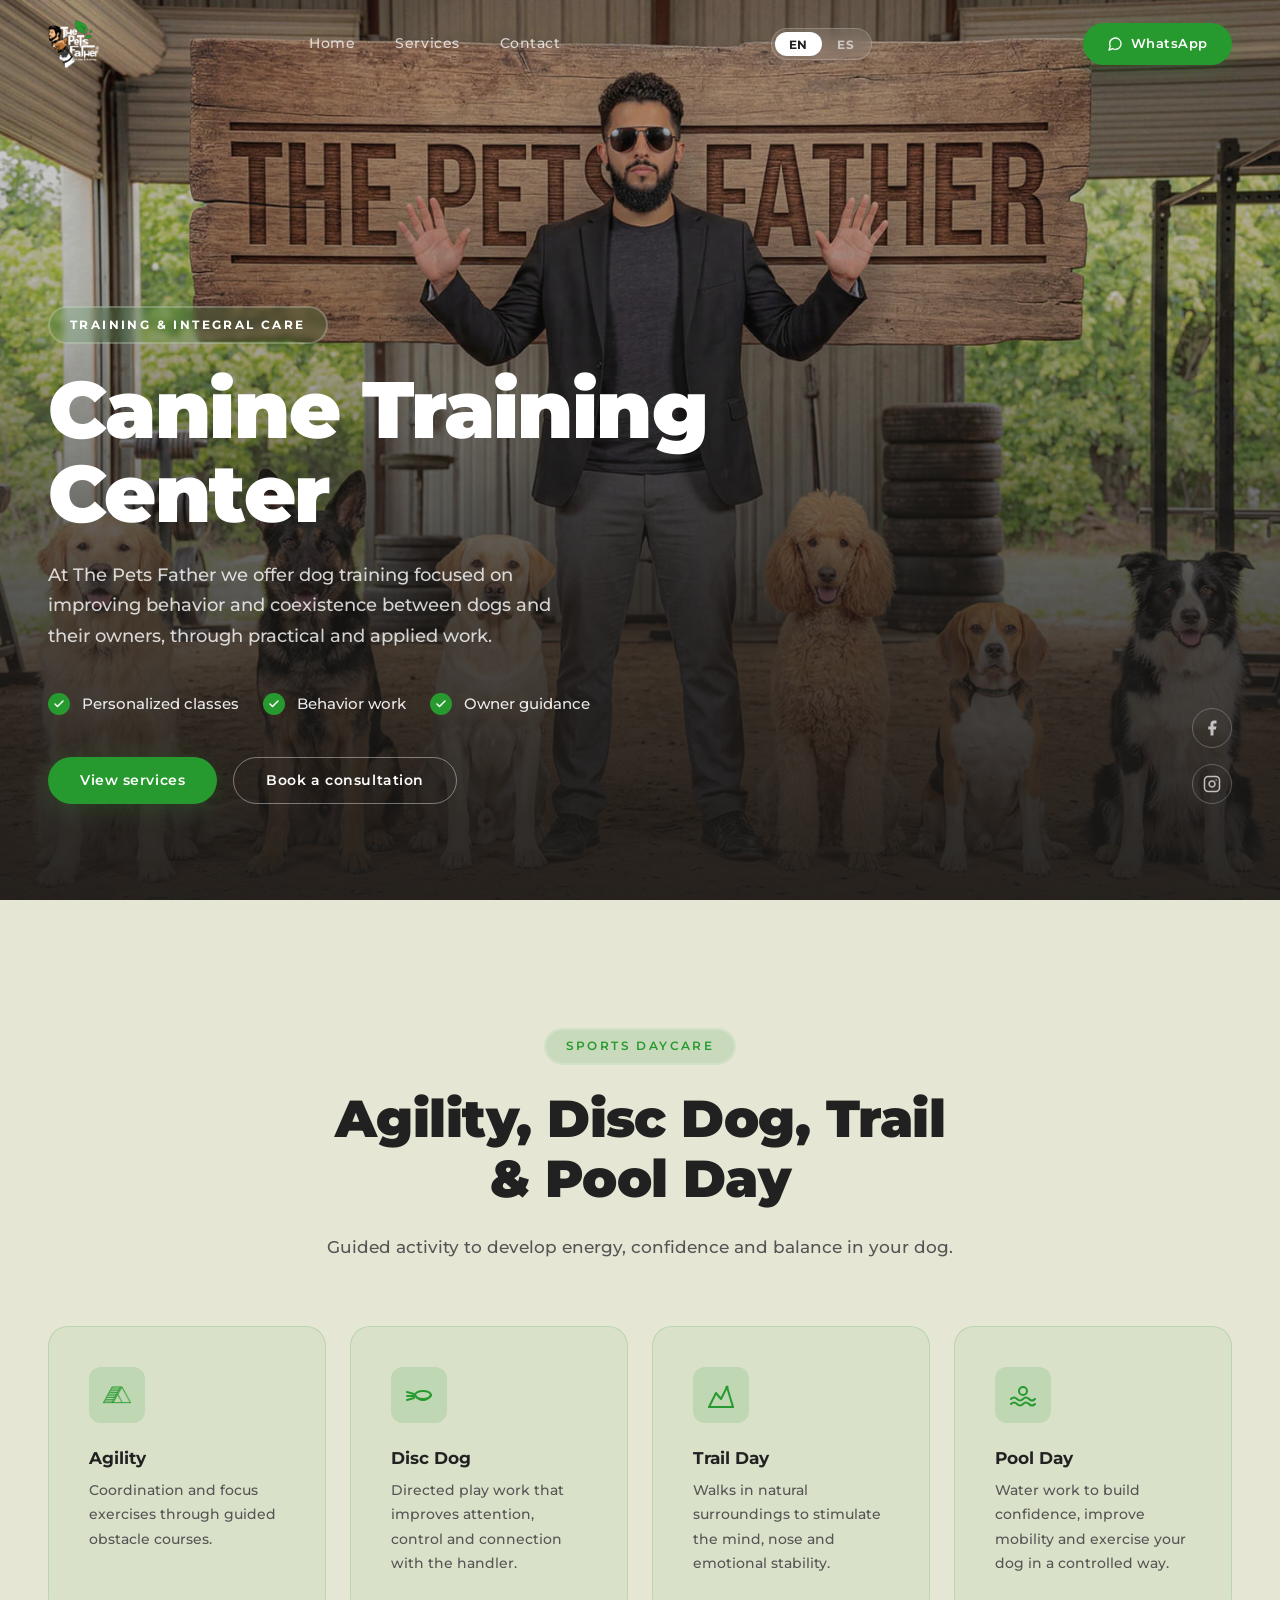
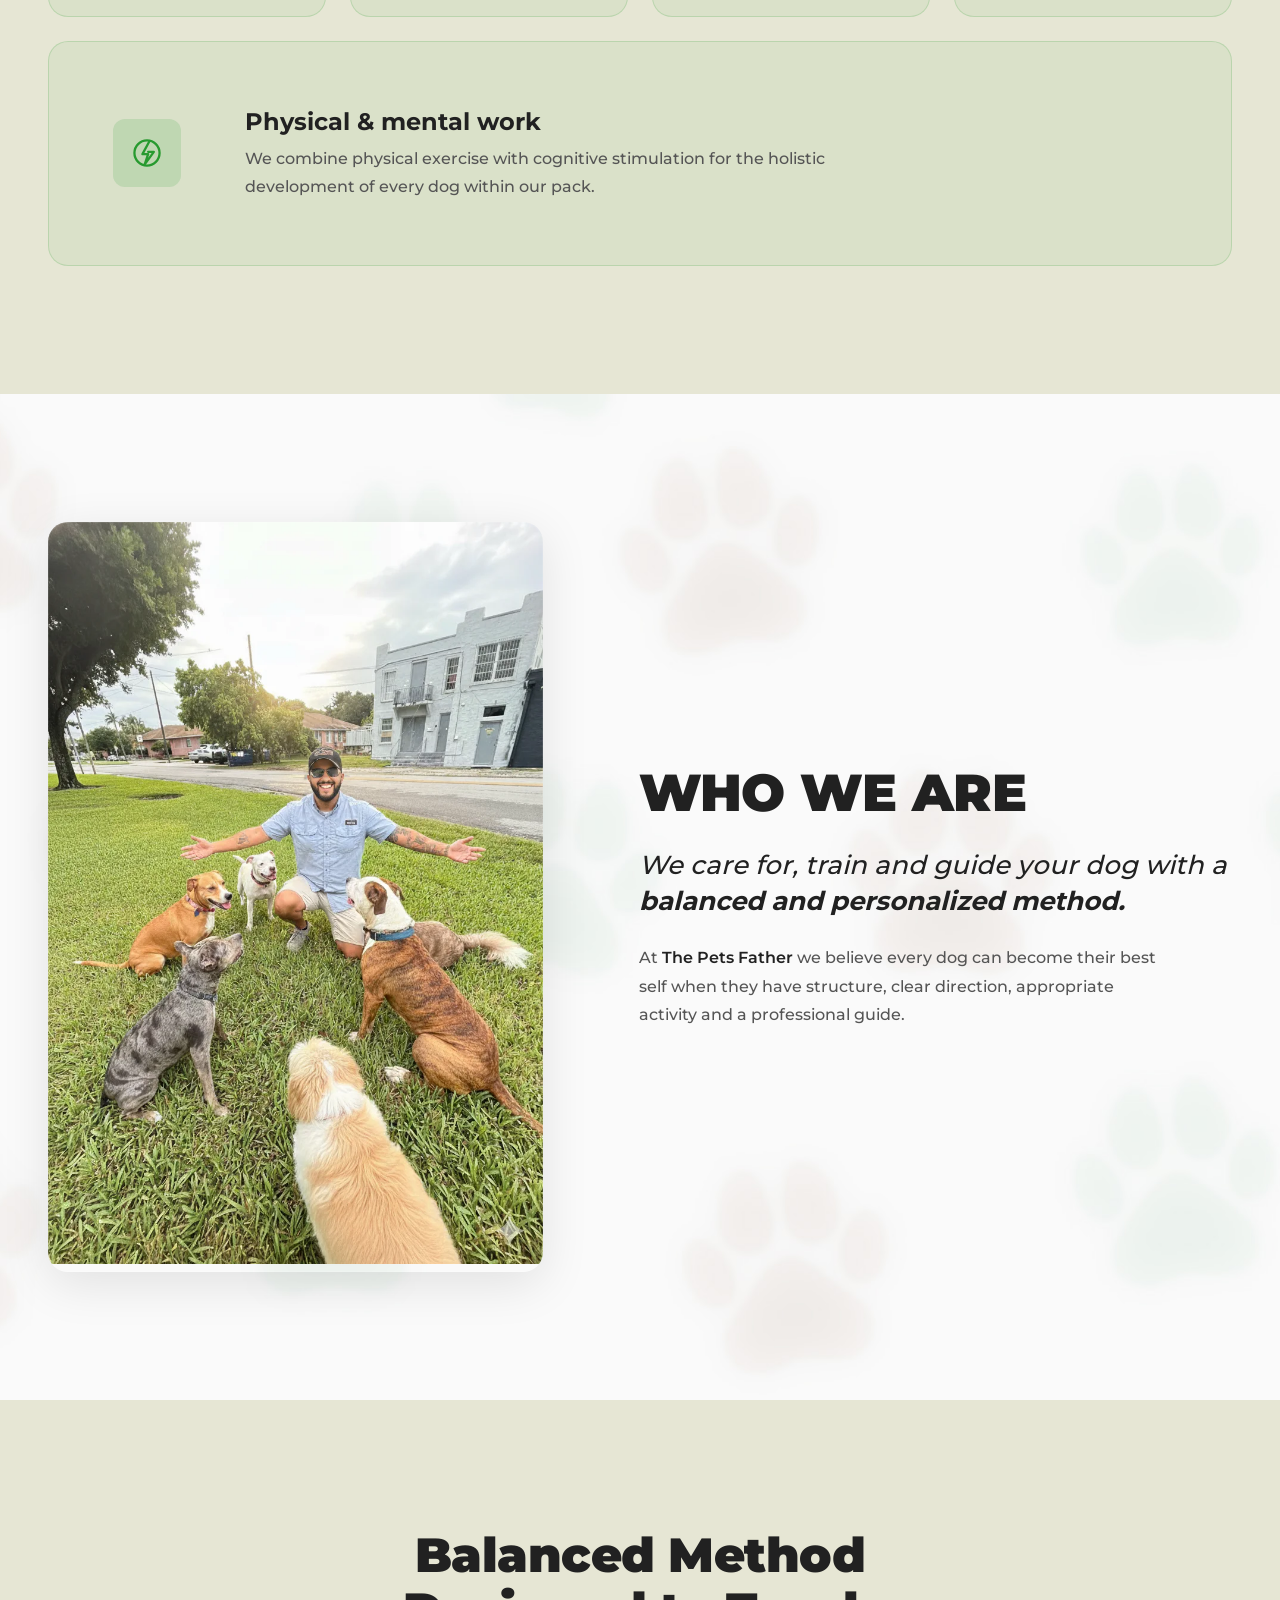
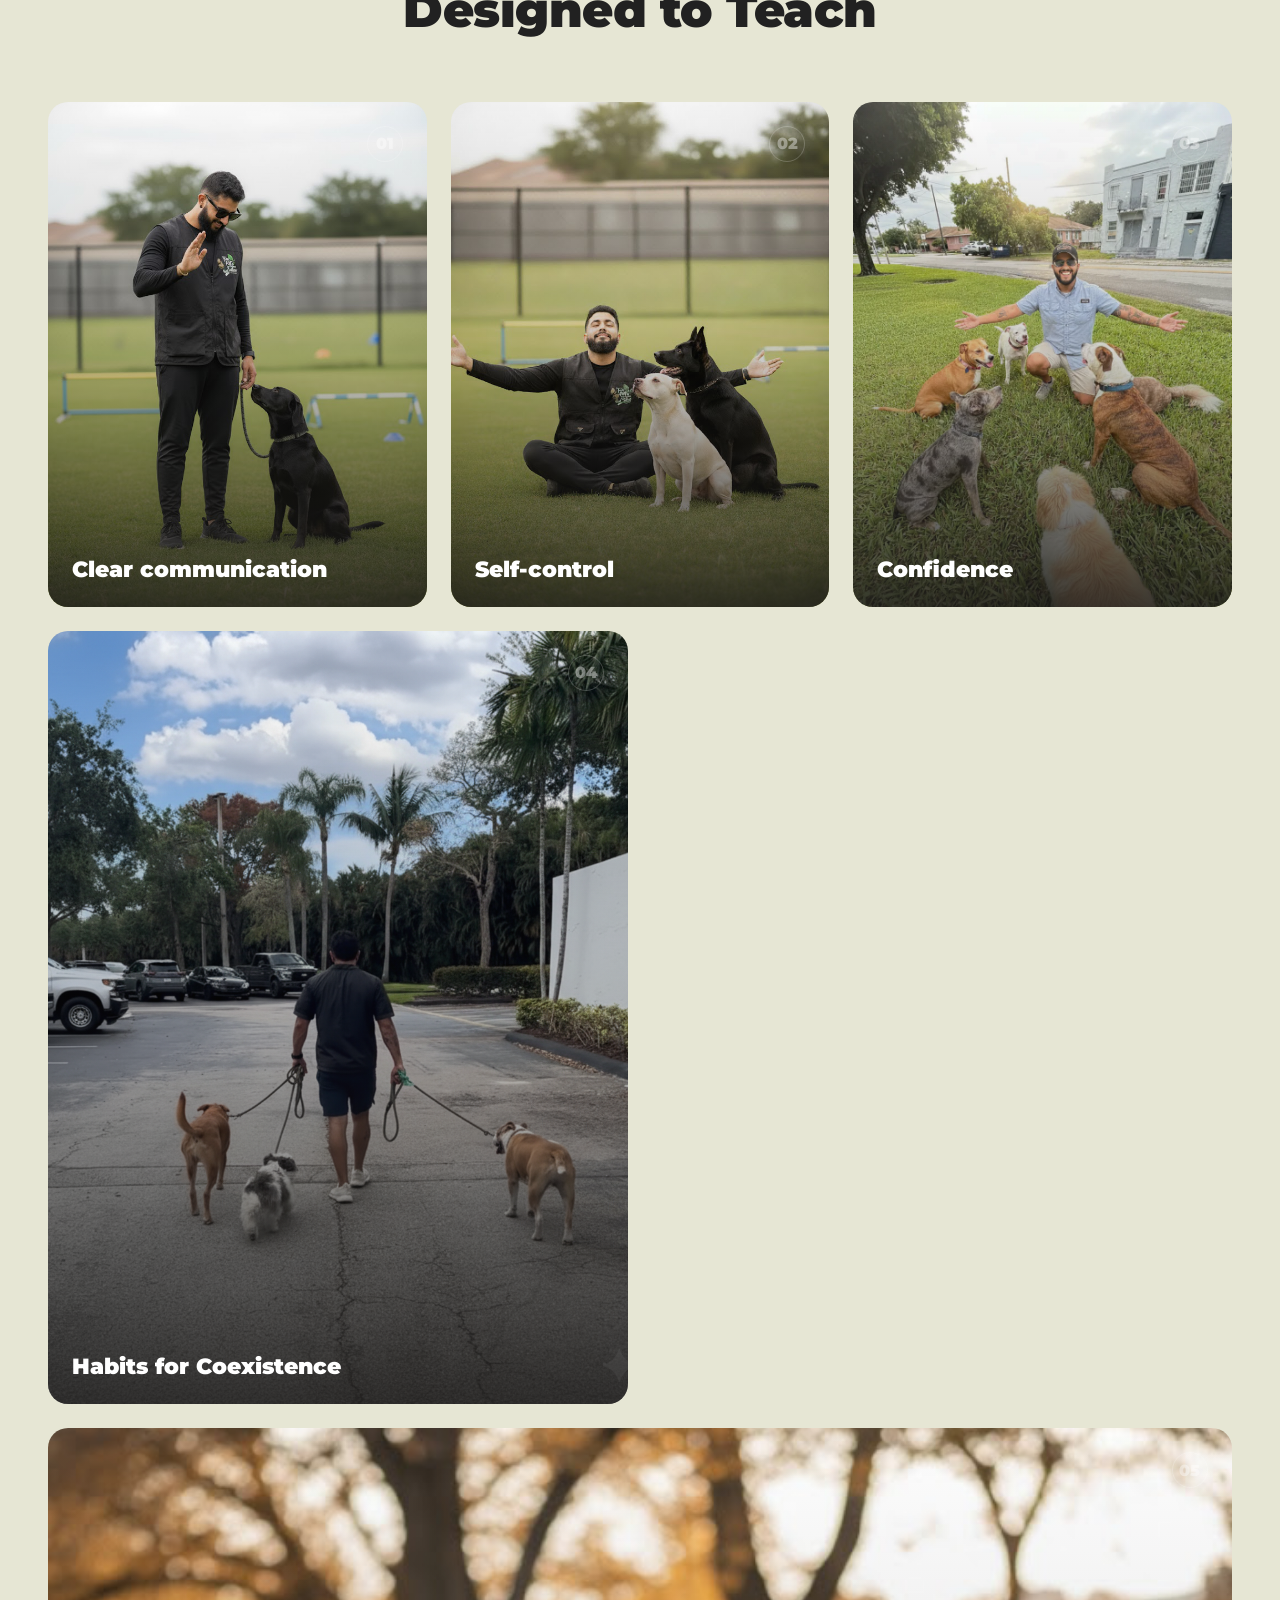
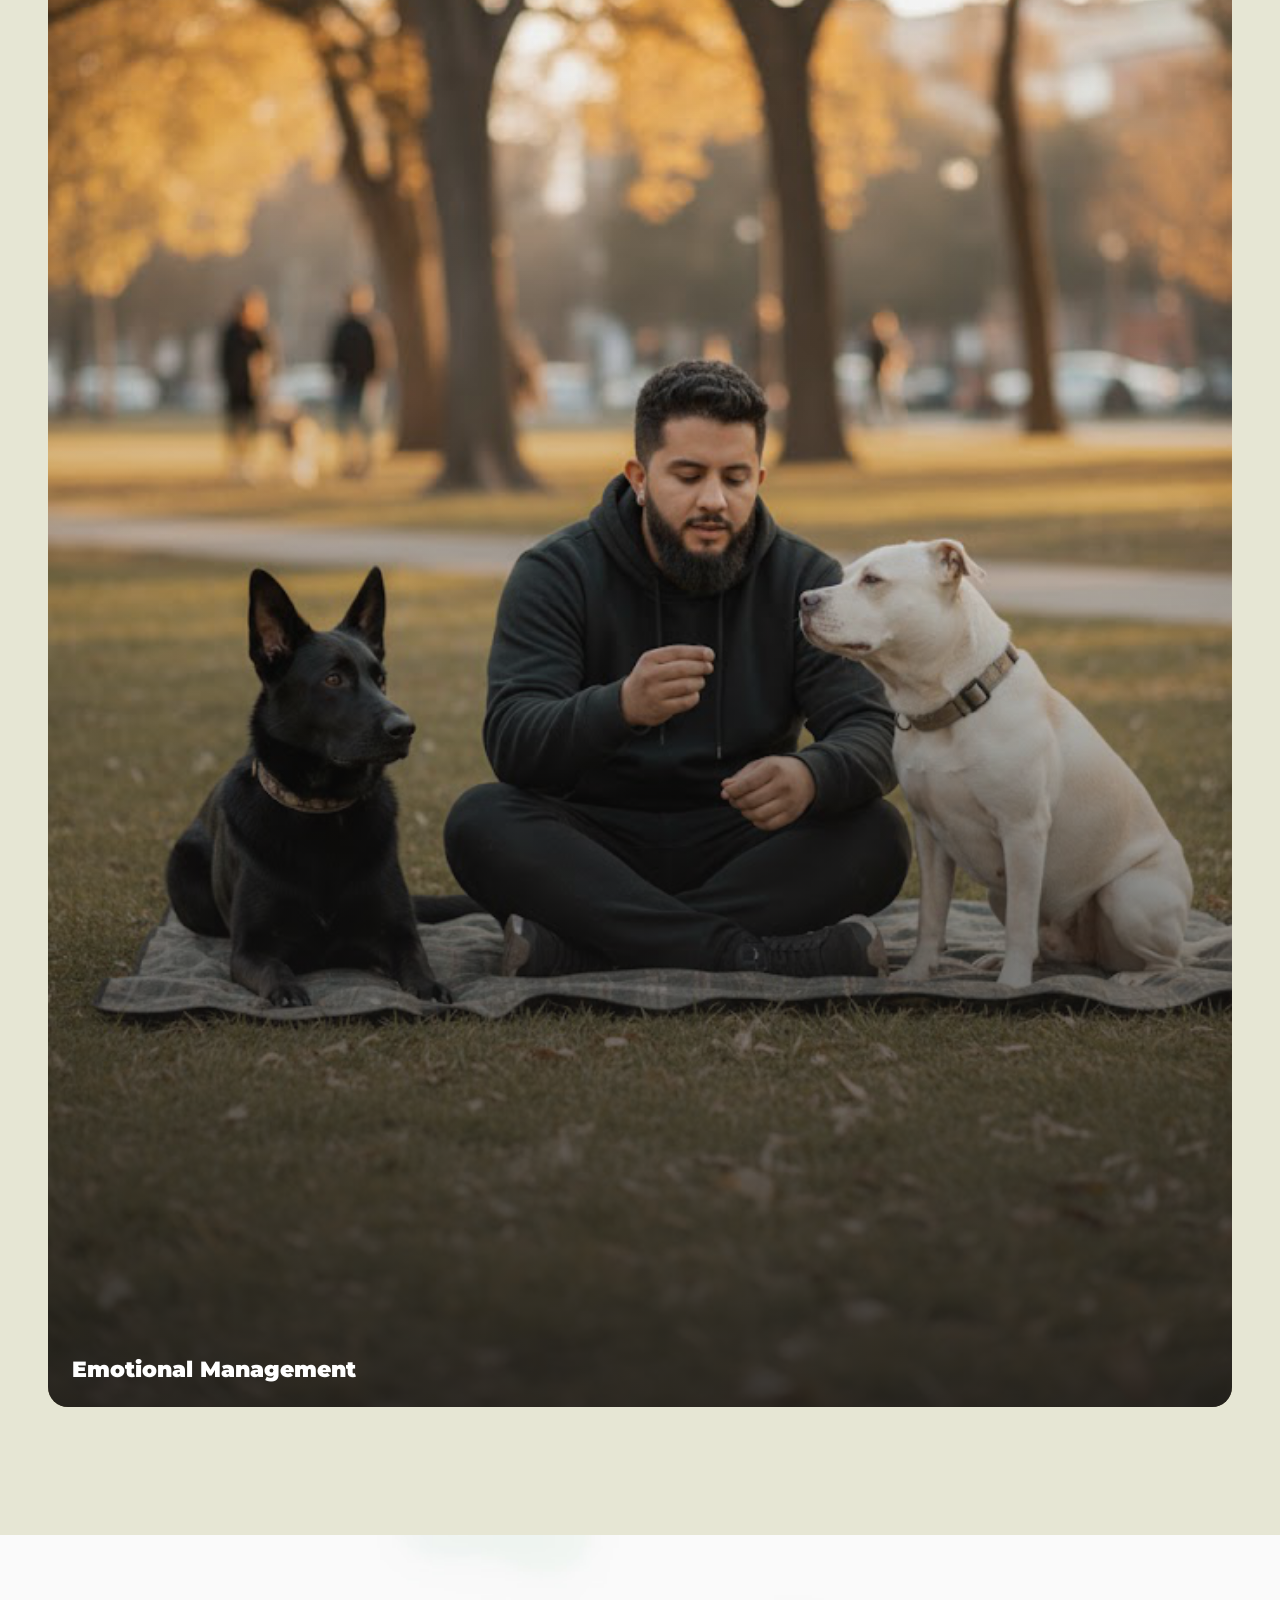
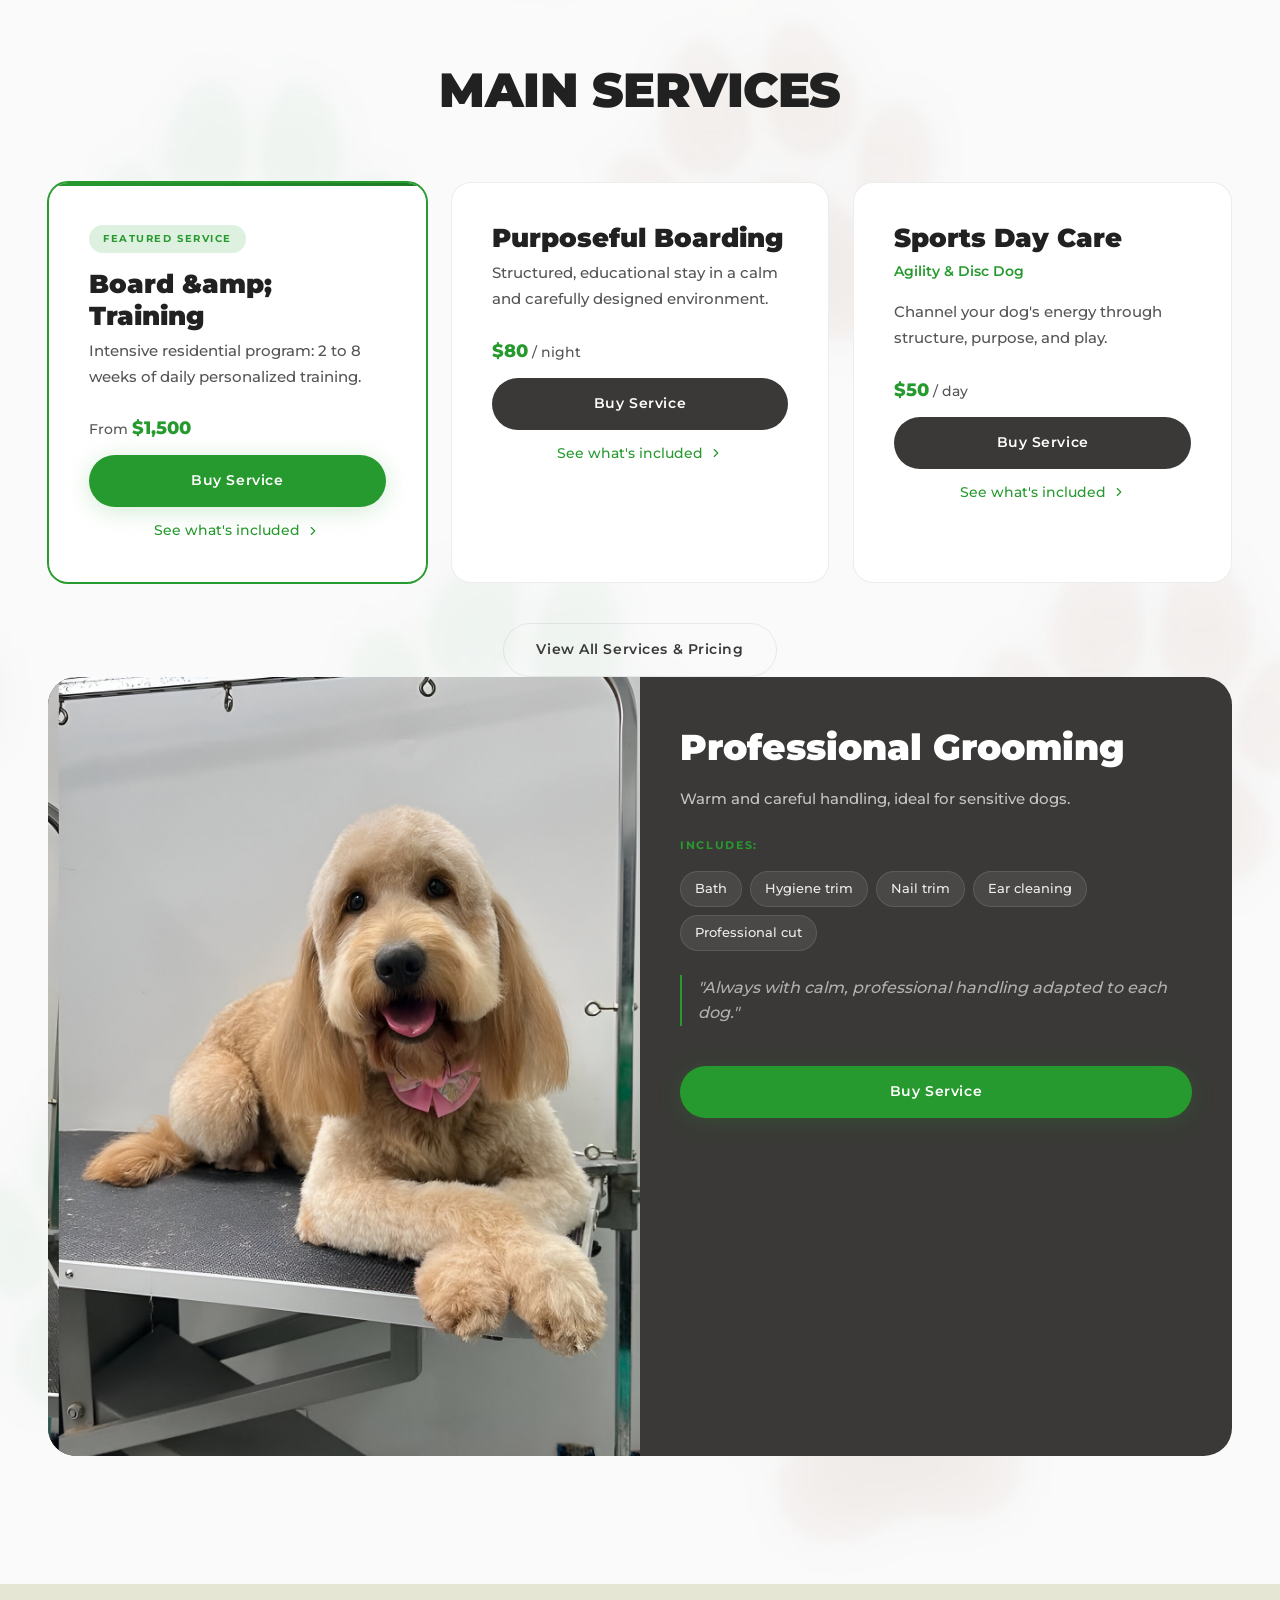
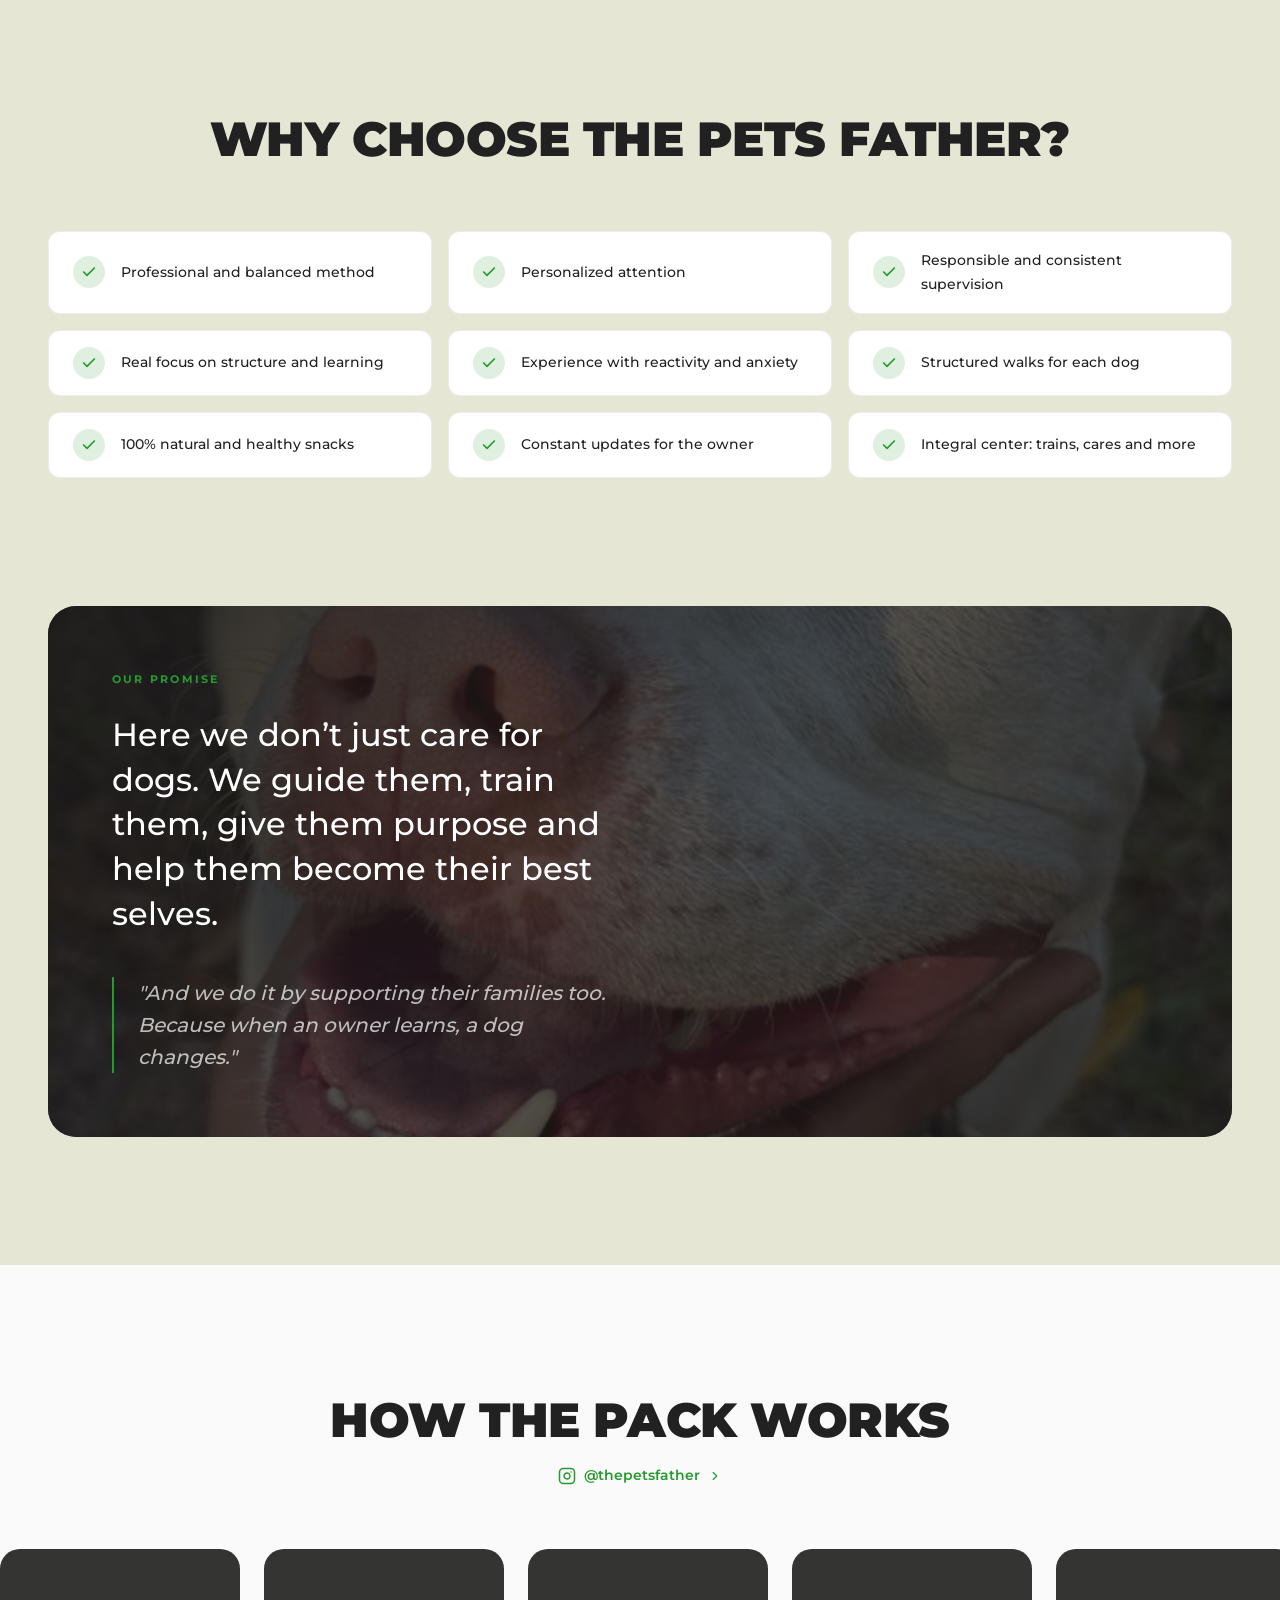
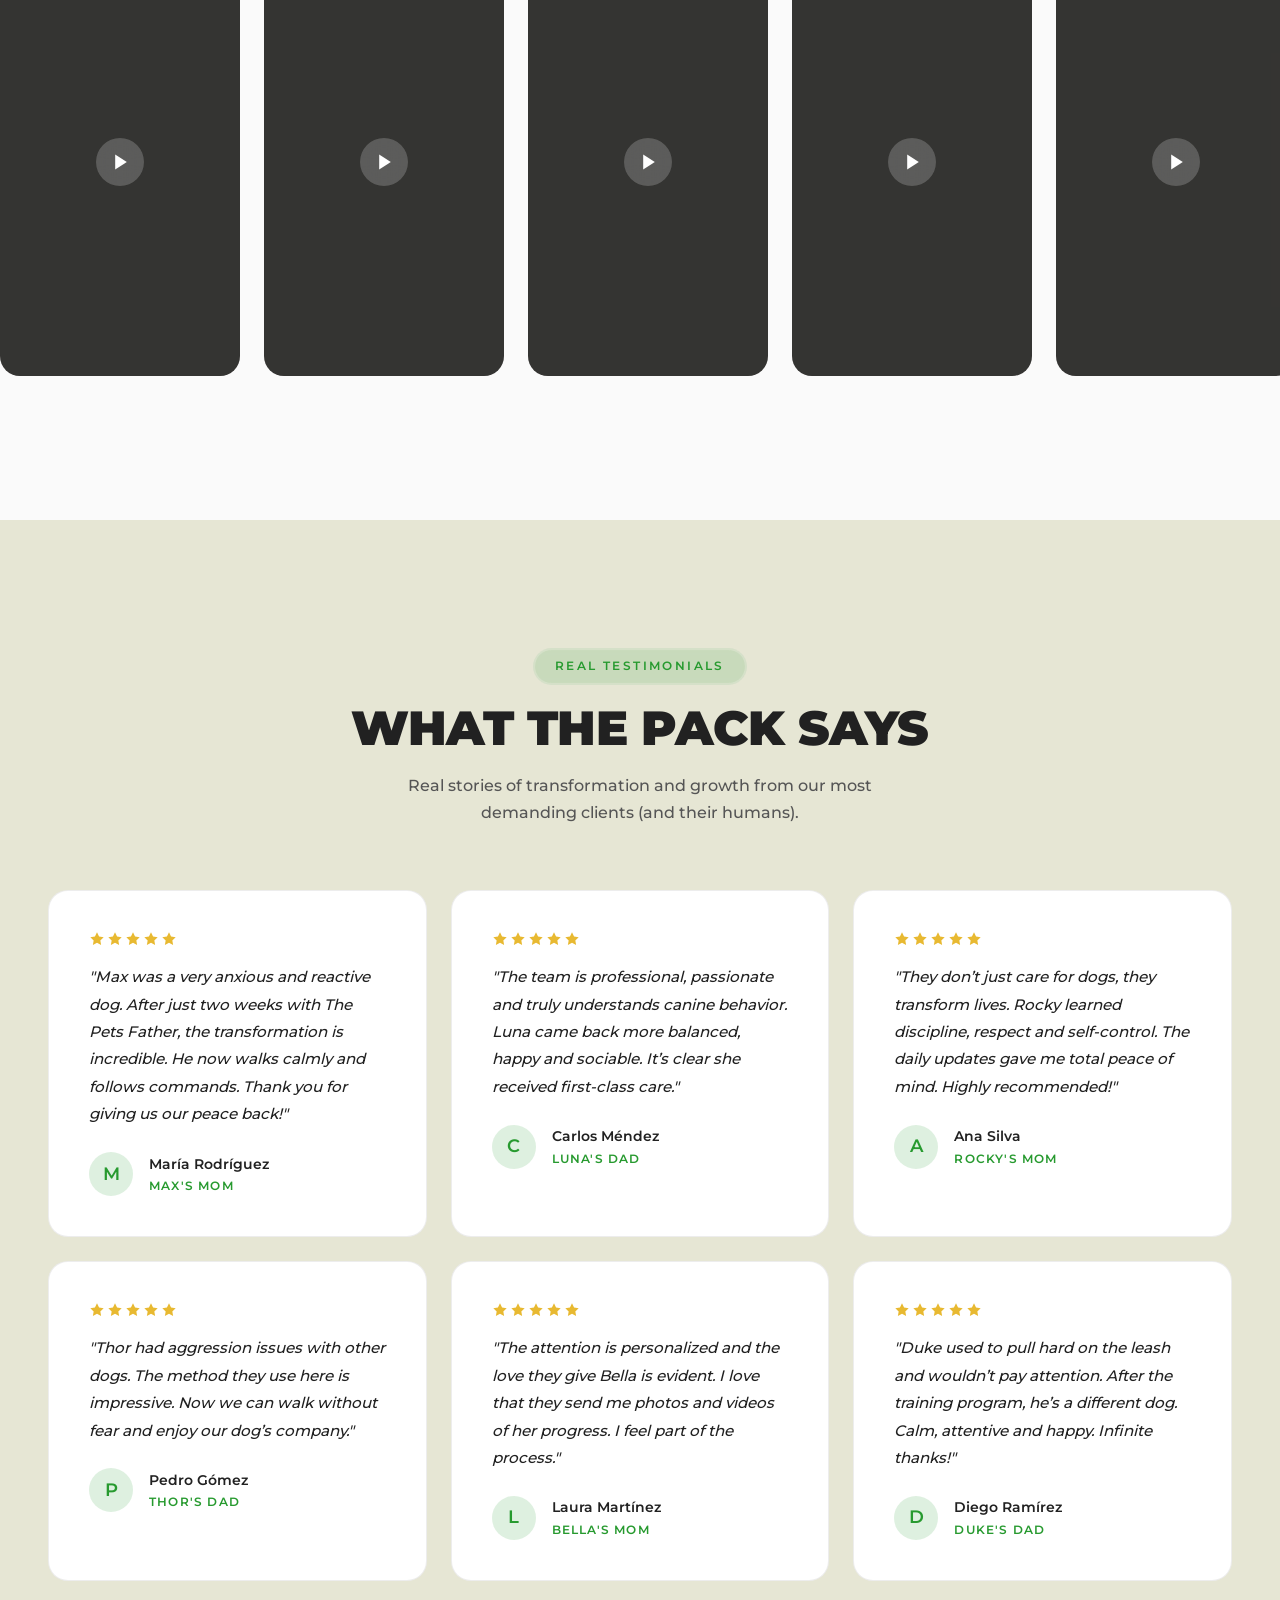
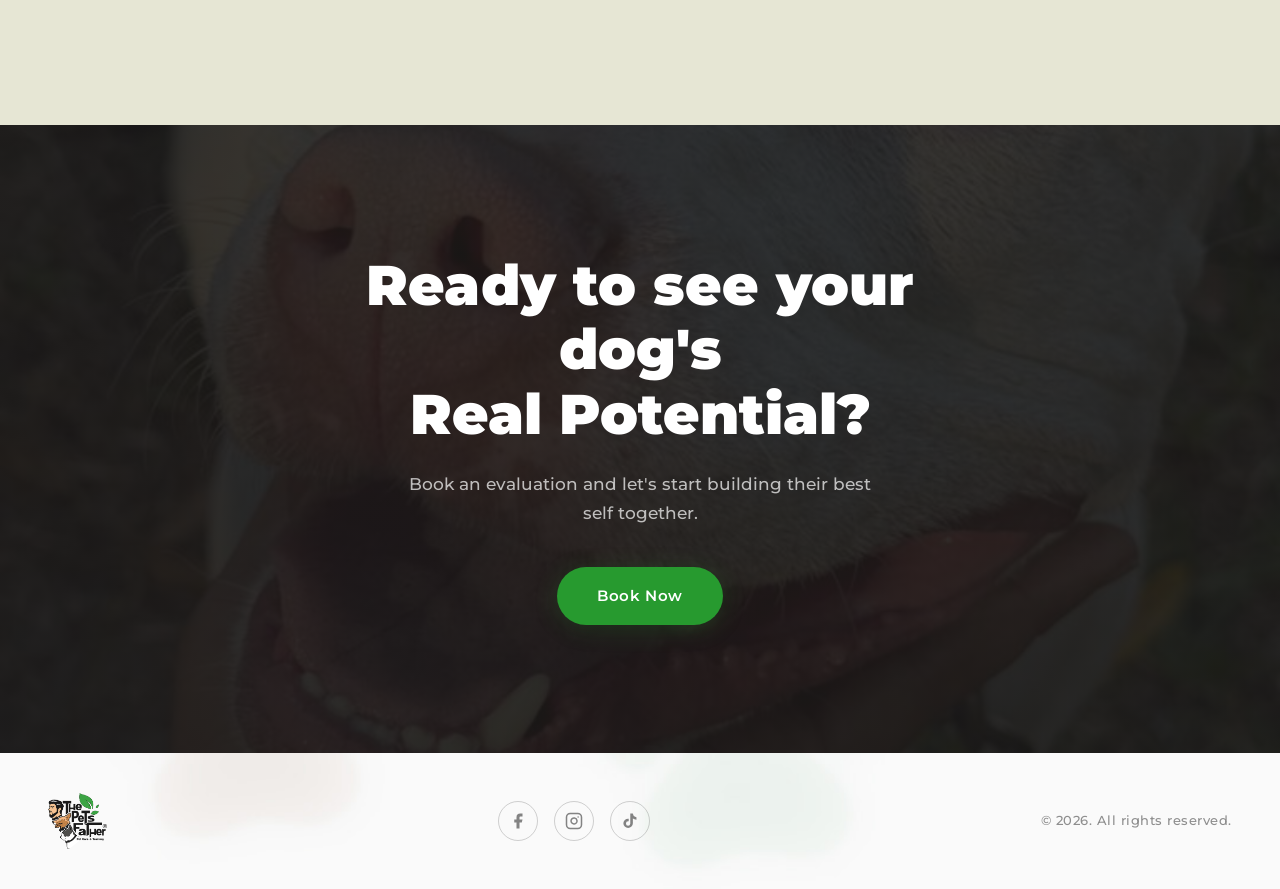
<file: index.html>
<!DOCTYPE html>
<!-- v3 -->
<html lang="en">

<head>
  <meta charset="UTF-8">
  <meta name="viewport" content="width=device-width, initial-scale=1.0">
  <title>The Pets Father — Dog Training &amp; Integral Care</title>
  <meta name="description"
    content="Professional Dog Training Center. At The Pets Father we transform behavior, emotions and energy through training, sport, structure and care.">
  <meta name="theme-color" content="#1a1918">
  <link rel="icon" type="image/webp" href="Assets/favicon.webp">

  <!-- ── Rich Link Preview (Open Graph + Twitter Card) ── -->
  <meta property="og:type" content="website">
  <meta property="og:site_name" content="The Pets Father">
  <meta property="og:url" content="https://www.thepetsfather.com/">
  <meta property="og:title" content="The Pets Father — Dog Training &amp; Integral Care">
  <meta property="og:description"
    content="We transform behavior, emotions and energy. Personalized training, Sports Day Care and more.">
  <meta property="og:image" content="https://www.thepetsfather.com/Assets/og-image.png">
  <meta property="og:image:type" content="image/png">
  <meta property="og:image:width" content="1200">
  <meta property="og:image:height" content="630">
  <meta property="og:image:alt" content="The Pets Father — Dog Training &amp; Integral Care">
  <meta property="og:locale" content="en_US">

  <meta name="twitter:card" content="summary_large_image">
  <meta name="twitter:title" content="The Pets Father — Dog Training &amp; Integral Care">
  <meta name="twitter:description"
    content="We transform behavior, emotions and energy. Personalized training, Sports Day Care and more.">
  <meta name="twitter:image" content="https://www.thepetsfather.com/Assets/og-image.png">
  <meta name="twitter:image:alt" content="The Pets Father — Dog Training &amp; Integral Care">

  <link rel="stylesheet" href="css/styles.css?v=20260420015536">

  <!-- Preload hero images -->
  <link rel="preload" as="image" href="Assets/secion 01 hero image.jpg" media="(min-width: 1024px)">
  <link rel="preload" as="image" href="Assets/secion 01 hero image mobile.jpg" media="(max-width: 1023px)">

  <style>
    .lang-toggle {
      display: inline-flex;
      align-items: center;
      background: rgba(255, 255, 255, 0.1);
      border: 1px solid rgba(255, 255, 255, 0.2);
      border-radius: 9999px;
      padding: 3px;
      gap: 2px;
      backdrop-filter: blur(8px);
      flex-shrink: 0;
    }

    .lang-toggle__btn {
      padding: 0.3rem 0.85rem;
      border-radius: 9999px;
      border: none;
      background: transparent;
      color: rgba(255, 255, 255, 0.6);
      font-family: inherit;
      font-size: 0.75rem;
      font-weight: 700;
      letter-spacing: 0.06em;
      cursor: pointer;
      transition: all 200ms ease;
    }

    .lang-toggle__btn--active {
      background: white;
      color: #212121;
    }

    /* Footer light-background overrides (cache-bust) */
    .footer__social-link {
      border: 1px solid rgba(33, 33, 33, 0.2);
      color: rgba(33, 33, 33, 0.55);
    }

    .footer__social-link:hover {
      border-color: #279A2F;
      color: #279A2F;
    }

    .footer__copy {
      color: rgba(33, 33, 33, 0.5);
    }

    .lang-toggle__btn:focus {
      outline: 2px solid #279A2F;
      outline-offset: 2px;
    }

    /* Skip-to-content link */
    .skip-link {
      position: absolute;
      top: -100%;
      left: 1rem;
      background: var(--color-green);
      color: white;
      padding: 0.75rem 1.5rem;
      border-radius: var(--radius-full);
      font-weight: 600;
      font-size: 0.875rem;
      z-index: 10000;
      transition: top 200ms ease;
    }

    .skip-link:focus {
      top: 1rem;
    }
  </style>
</head>

<body>

  <a href="#hero" class="skip-link">Skip to content</a>

  <!-- ============================================
       HEADER
       ============================================ -->
  <header class="header" role="banner">
    <div class="container">
      <div class="header__inner">
        <a href="#" class="header__logo" id="header-logo-link" aria-label="The Pets Father — Home">
          <img src="Assets/logo white font.webp" alt="The Pets Father" width="160" height="80">
        </a>

        <nav class="header__nav" id="header-nav" aria-label="Main navigation">
          <a href="#hero" class="header__nav-link">Home</a>
          <a href="#servicios" class="header__nav-link">Services</a>
          <a href="#contacto" class="header__nav-link">Contact</a>
        </nav>

        <div class="lang-toggle" role="group" aria-label="Select language">
          <button class="lang-toggle__btn lang-toggle__btn--active" data-lang="en" aria-pressed="true">EN</button>
          <button class="lang-toggle__btn" data-lang="es" aria-pressed="false">ES</button>
        </div>

        <div class="header__cta">
          <a href="https://api.whatsapp.com/send/?phone=17868996085&text=Hola%2C+me+interesa+el+servicio+de+%2ACuidado+Exclusivo%2A&type=phone_number&app_absent=0"
            class="btn btn--primary" target="_blank" rel="noopener noreferrer">
            <svg width="16" height="16" viewBox="0 0 24 24" fill="none" stroke="currentColor" stroke-width="2"
              stroke-linecap="round" stroke-linejoin="round">
              <path
                d="M21 11.5a8.38 8.38 0 0 1-.9 3.8 8.5 8.5 0 0 1-7.6 4.7 8.38 8.38 0 0 1-3.8-.9L3 21l1.9-5.7a8.38 8.38 0 0 1-.9-3.8 8.5 8.5 0 0 1 4.7-7.6 8.38 8.38 0 0 1 3.8-.9h.5a8.48 8.48 0 0 1 8 8v.5z" />
            </svg>
            WhatsApp
          </a>
        </div>

        <button class="header__menu-toggle" id="menu-toggle" aria-label="Open menu" aria-expanded="false">
          <span></span>
          <span></span>
          <span></span>
        </button>
      </div>
    </div>
  </header>

  <!-- Mobile nav overlay -->
  <nav class="mobile-nav" id="mobile-nav" aria-label="Mobile menu">
    <a href="#hero" class="mobile-nav__link">Home</a>
    <a href="#servicios" class="mobile-nav__link">Services</a>
    <a href="#contacto" class="mobile-nav__link">Contact</a>
    <a href="https://api.whatsapp.com/send/?phone=17868996085&text=Hola%2C+me+interesa+el+servicio+de+%2ACuidado+Exclusivo%2A&type=phone_number&app_absent=0"
      class="btn btn--primary" id="mobile-cta" target="_blank" rel="noopener noreferrer" style="margin-top: 1rem;">Book
      a consultation</a>
    <div class="lang-toggle" role="group" aria-label="Select language" style="margin-top: 0.5rem;">
      <button class="lang-toggle__btn lang-toggle__btn--active" data-lang="en" aria-pressed="true">EN</button>
      <button class="lang-toggle__btn" data-lang="es" aria-pressed="false">ES</button>
    </div>
  </nav>


  <!-- ============================================
       SECTION 01 — HERO
       ============================================ -->
  <section id="hero" class="hero">
    <div class="hero__bg">
      <img class="hero__bg-desktop" src="Assets/secion 01 hero image.jpg"
        alt="The Pets Father — Entrenador profesional con perros entrenados" width="1920" height="1080"
        fetchpriority="high">
      <img class="hero__bg-mobile" src="Assets/secion 01 hero image mobile.jpg"
        alt="The Pets Father — Entrenador profesional con perros entrenados" width="750" height="1334"
        fetchpriority="high">
    </div>
    <div class="hero__overlay"></div>

    <div class="container">
      <div class="hero__content">
        <p class="hero__eyebrow eyebrow" id="hero-eyebrow">TRAINING &amp; INTEGRAL CARE</p>

        <h1 class="hero__title" id="hero-title">CANERNENR Training Center</h1>

        <p class="hero__body" id="hero-body">At The Pets Father we offer dog training focused on improving behavior and
          coexistence between dogs and their owners, through practical and applied work.</p>

        <ul class="hero__benefits" role="list">
          <li class="hero__benefit">
            <span class="hero__benefit-icon">
              <svg viewBox="0 0 24 24" fill="none" stroke="currentColor" stroke-width="3" stroke-linecap="round"
                stroke-linejoin="round">
                <polyline points="20 6 9 17 4 12" />
              </svg>
            </span>
            <span id="hero-benefit-1">Personalized classes</span>
          </li>
          <li class="hero__benefit">
            <span class="hero__benefit-icon">
              <svg viewBox="0 0 24 24" fill="none" stroke="currentColor" stroke-width="3" stroke-linecap="round"
                stroke-linejoin="round">
                <polyline points="20 6 9 17 4 12" />
              </svg>
            </span>
            <span id="hero-benefit-2">Behavior work</span>
          </li>
          <li class="hero__benefit">
            <span class="hero__benefit-icon">
              <svg viewBox="0 0 24 24" fill="none" stroke="currentColor" stroke-width="3" stroke-linecap="round"
                stroke-linejoin="round">
                <polyline points="20 6 9 17 4 12" />
              </svg>
            </span>
            <span id="hero-benefit-3">Owner guidance</span>
          </li>
        </ul>

        <div class="hero__actions">
          <a href="/services" class="btn btn--primary" id="hero-cta-1">View services</a>
          <a href="/services#evaluacion" class="btn btn--secondary" id="hero-cta-2">Book a consultation</a>
        </div>

      </div>
    </div>

    <div class="hero__social">
      <a href="https://www.facebook.com/thepetsfather" class="hero__social-link" target="_blank"
        rel="noopener noreferrer" aria-label="Facebook">
        <svg viewBox="0 0 24 24" fill="currentColor">
          <path d="M18 2h-3a5 5 0 0 0-5 5v3H7v4h3v8h4v-8h3l1-4h-4V7a1 1 0 0 1 1-1h3z" />
        </svg>
      </a>
      <a href="https://www.instagram.com/thepetsfather/" class="hero__social-link" target="_blank"
        rel="noopener noreferrer" aria-label="Instagram">
        <svg viewBox="0 0 24 24" fill="none" stroke="currentColor" stroke-width="2" stroke-linecap="round"
          stroke-linejoin="round">
          <rect x="2" y="2" width="20" height="20" rx="5" ry="5" />
          <path d="M16 11.37A4 4 0 1 1 12.63 8 4 4 0 0 1 16 11.37z" />
          <line x1="17.5" y1="6.5" x2="17.51" y2="6.5" />
        </svg>
      </a>
    </div>
  </section>


  <!-- ============================================
       SECTION 1.2 — DAYCARE DEPORTIVO
       ============================================ -->
  <section id="daycare" class="daycare">
    <div class="container">

      <div class="daycare__header reveal">
        <p class="eyebrow" id="daycare-eyebrow">SPORTS DAYCARE</p>
        <h2 class="daycare__title" id="daycare-title">Agility, Disc Dog, Trail &amp; Pool Day</h2>
        <p class="daycare__subtitle" id="daycare-subtitle">Guided activity to develop energy, confidence and balance in
          your dog.</p>
      </div>

      <div class="daycare__grid">

        <!-- Agility -->
        <article class="daycare__card reveal reveal-delay-1">
          <div class="daycare__card-icon" aria-hidden="true">
            <img src="Assets/sport.png" alt="" width="28" height="28" style="object-fit:contain;">
          </div>
          <div class="daycare__card-content">
            <h3 class="daycare__card-title" id="daycare-agility-title">Agility</h3>
            <p class="daycare__card-desc" id="daycare-agility-desc">Coordination and focus exercises through guided
              obstacle courses.</p>
          </div>
        </article>

        <!-- Disc Dog -->
        <article class="daycare__card reveal reveal-delay-2">
          <div class="daycare__card-icon" aria-hidden="true">
            <svg width="28" height="28" viewBox="0 0 28 28" fill="none" stroke="currentColor" stroke-width="2"
              stroke-linecap="round" stroke-linejoin="round">
              <ellipse cx="18" cy="14" rx="8" ry="4" />
              <path d="M10 14 Q13 19 18 19 Q23 19 26 14" />
              <line x1="2" y1="11" x2="9" y2="13" />
              <line x1="2" y1="15" x2="9" y2="15" />
              <line x1="2" y1="19" x2="9" y2="17" />
            </svg>
          </div>
          <div class="daycare__card-content">
            <h3 class="daycare__card-title" id="daycare-discdog-title">Disc Dog</h3>
            <p class="daycare__card-desc" id="daycare-discdog-desc">Directed play work that improves attention, control
              and connection with the handler.</p>
          </div>
        </article>

        <!-- Trail Day -->
        <article class="daycare__card reveal reveal-delay-3">
          <div class="daycare__card-icon" aria-hidden="true">
            <svg width="28" height="28" viewBox="0 0 28 28" fill="none" stroke="currentColor" stroke-width="2"
              stroke-linecap="round" stroke-linejoin="round">
              <polyline points="2,26 9,12 14,18 20,6 26,26" />
              <line x1="2" y1="26" x2="26" y2="26" />
              <circle cx="20" cy="6" r="1.5" fill="currentColor" stroke="none" />
            </svg>
          </div>
          <div class="daycare__card-content">
            <h3 class="daycare__card-title" id="daycare-trail-title">Trail Day</h3>
            <p class="daycare__card-desc" id="daycare-trail-desc">Walks in natural surroundings to stimulate the mind,
              nose and emotional stability.</p>
          </div>
        </article>

        <!-- Pool Day -->
        <article class="daycare__card reveal reveal-delay-4">
          <div class="daycare__card-icon" aria-hidden="true">
            <svg width="28" height="28" viewBox="0 0 28 28" fill="none" stroke="currentColor" stroke-width="2"
              stroke-linecap="round" stroke-linejoin="round">
              <circle cx="14" cy="10" r="4" />
              <path d="M2 18 Q5 15 8 18 Q11 21 14 18 Q17 15 20 18 Q23 21 26 18" />
              <path d="M2 23 Q5 20 8 23 Q11 26 14 23 Q17 20 20 23 Q23 26 26 23" />
            </svg>
          </div>
          <div class="daycare__card-content">
            <h3 class="daycare__card-title" id="daycare-pool-title">Pool Day</h3>
            <p class="daycare__card-desc" id="daycare-pool-desc">Water work to build confidence, improve mobility and
              exercise your dog in a controlled way.</p>
          </div>
        </article>

        <!-- Trabajo físico y mental — full-width featured card -->
        <article class="daycare__card daycare__card--wide reveal reveal-delay-5">
          <div class="daycare__card-icon daycare__card-icon--lg" aria-hidden="true">
            <svg width="32" height="32" viewBox="0 0 28 28" fill="none" stroke="currentColor" stroke-width="2"
              stroke-linecap="round" stroke-linejoin="round">
              <circle cx="14" cy="14" r="11" />
              <polyline points="16,4 10,15 15,15 12,24 20,13 15,13" />
            </svg>
          </div>
          <div class="daycare__card-content">
            <h3 class="daycare__card-title" id="daycare-wide-title">Physical &amp; mental work</h3>
            <p class="daycare__card-desc" id="daycare-wide-desc">Physiological and psychological training for the
              supreme development of every dog that joins our pack.</p>
          </div>
        </article>

      </div>
    </div>
  </section>


  <!-- ============================================
       SECTION 02 — ABOUT
       ============================================ -->
  <section id="nosotros" class="about">
    <div class="container">
      <div class="about__grid">
        <div class="about__media reveal">
          <video class="about__video" autoplay muted loop playsinline preload="metadata"
            poster="Assets/section 03 confianza.webp">
            <source src="Assets/section 02.mp4" type="video/mp4">
          </video>
        </div>

        <div class="about__content">
          <h2 class="about__title section-title reveal reveal-delay-1" id="about-title">WHO WE ARE</h2>
          <p class="about__intro reveal reveal-delay-2" id="about-intro">We care for, train and guide your dog with a
            <strong>balanced and personalized method.</strong>
          </p>
          <p class="about__body reveal reveal-delay-3" id="about-body">At <strong>The Pets Father</strong> we believe
            every dog can become their best self when they have structure, clear direction, appropriate activity and a
            professional guide.</p>
        </div>
      </div>
    </div>
  </section>


  <!-- ============================================
       SECTION 03 — METHOD
       ============================================ -->
  <section id="metodo" class="method">
    <div class="container">
      <div class="method__header reveal">
        <h2 class="method__title section-title" id="method-title">Balanced Method Designed to Teach</h2>
      </div>

      <div class="method__grid">
        <article class="method__card reveal reveal-delay-1">
          <img class="method__card-img" src="Assets/section 03 comunicacion.webp"
            alt="Comunicación clara — Entrenador dando señal a perro" loading="lazy" width="600" height="800">
          <div class="method__card-overlay">
            <h3 class="method__card-title" id="method-card-1">Clear communication</h3>
          </div>
          <span class="method__card-number">01</span>
        </article>

        <article class="method__card reveal reveal-delay-2">
          <img class="method__card-img" src="Assets/section 03 autocontrol.webp"
            alt="Autocontrol — Entrenador con dos perros en calma" loading="lazy" width="600" height="800">
          <div class="method__card-overlay">
            <h3 class="method__card-title" id="method-card-2">Self-control</h3>
          </div>
          <span class="method__card-number">02</span>
        </article>

        <article class="method__card reveal reveal-delay-3">
          <img class="method__card-img" src="Assets/section 03 confianza.webp"
            alt="Confianza — Entrenador rodeado de varios perros" loading="lazy" width="600" height="800">
          <div class="method__card-overlay">
            <h3 class="method__card-title" id="method-card-3">Confidence</h3>
          </div>
          <span class="method__card-number">03</span>
        </article>

        <article class="method__card reveal reveal-delay-4">
          <img class="method__card-img" src="Assets/section 03 Habitos para la Convivencia.webp"
            alt="Hábitos para la Convivencia — Paseo estructurado con perros" loading="lazy" width="600" height="800">
          <div class="method__card-overlay">
            <h3 class="method__card-title" id="method-card-4">Habits for Coexistence</h3>
          </div>
          <span class="method__card-number">04</span>
        </article>

        <article class="method__card reveal reveal-delay-5">
          <img class="method__card-img" src="Assets/Section 03 Manejo de Emociones.webp"
            alt="Manejo de Emociones — Entrenador en momento de calma con perros" loading="lazy" width="600"
            height="800">
          <div class="method__card-overlay">
            <h3 class="method__card-title" id="method-card-5">Emotional Management</h3>
          </div>
          <span class="method__card-number">05</span>
        </article>
      </div>
    </div>
  </section>


  <!-- ============================================
       SECTION 04 — SERVICES
       ============================================ -->
  <section id="servicios" class="services">
    <div class="container">
      <div class="services__header reveal">
        <h2 class="services__title section-title" id="services-title">MAIN SERVICES</h2>
      </div>

      <div class="services__grid" style="margin-bottom:2.5rem;">
        <!-- Service 1 — Featured -->
        <article class="service-card service-card--featured reveal reveal-delay-1">
          <span class="service-card__tag" id="service-featured-tag">FEATURED SERVICE</span>
          <h3 class="service-card__title" id="service-1-title">Board &amp; Training</h3>
          <p class="service-card__desc" id="service-1-desc">Intensive residential program: 2 to 8 weeks of daily
            personalized training.</p>
          <p class="service-card__price" id="service-1-price">From <strong>$1,500</strong></p>
          <div class="service-card__actions" style="display:flex;flex-direction:column;align-items:center;gap:0.75rem;">
            <a href="https://api.whatsapp.com/send/?phone=17868996085&text=Hola%2C+I%27m+interested+in+the+*Board+%26+Training*+program&type=phone_number&app_absent=0"
              class="btn btn--primary" id="service-1-btn" target="_blank" rel="noopener noreferrer" style="width:100%;justify-content:center;text-align:center;">Buy Service</a>
            <a href="/services#board-training" class="service-card__link">
              <span class="service-link-text" id="service-1-link">See what's included</span>
              <svg viewBox="0 0 24 24" fill="none" stroke="currentColor" stroke-width="2" stroke-linecap="round"
                stroke-linejoin="round">
                <polyline points="9 18 15 12 9 6" />
              </svg>
            </a>
          </div>
        </article>

        <!-- Service 2 -->
        <article class="service-card reveal reveal-delay-2">
          <h3 class="service-card__title" id="service-2-title">Purposeful Boarding</h3>
          <p class="service-card__desc" id="service-2-desc">Structured, educational stay in a calm and carefully
            designed environment.</p>
          <p class="service-card__price" id="service-2-price"><strong>$80</strong> / night</p>
          <div class="service-card__actions" style="display:flex;flex-direction:column;align-items:center;gap:0.75rem;">
            <a href="https://api.whatsapp.com/send/?phone=17868996085&text=Hola%2C+I%27m+interested+in+*Purposeful+Boarding*&type=phone_number&app_absent=0"
              class="btn btn--dark" id="service-2-btn" target="_blank" rel="noopener noreferrer" style="width:100%;justify-content:center;text-align:center;">Buy Service</a>
            <a href="/services#boarding" class="service-card__link">
              <span class="service-link-text" id="service-2-link">See what's included</span>
              <svg viewBox="0 0 24 24" fill="none" stroke="currentColor" stroke-width="2" stroke-linecap="round"
                stroke-linejoin="round">
                <polyline points="9 18 15 12 9 6" />
              </svg>
            </a>
          </div>
        </article>

        <!-- Service 3 -->
        <article class="service-card reveal reveal-delay-3">
          <h3 class="service-card__title" id="service-3-title">Sports Day Care</h3>
          <p class="service-card__subtitle" id="service-3-subtitle">Agility &amp; Disc Dog</p>
          <p class="service-card__desc" id="service-3-desc">Channel your dog's energy through structure, purpose, and
            play.</p>
          <p class="service-card__price" id="service-3-price"><strong>$50</strong> / day</p>
          <div class="service-card__actions" style="display:flex;flex-direction:column;align-items:center;gap:0.75rem;">
            <a href="https://api.whatsapp.com/send/?phone=17868996085&text=Hola%2C+I%27m+interested+in+*Sports+Day+Care*&type=phone_number&app_absent=0"
              class="btn btn--dark" id="service-3-btn" target="_blank" rel="noopener noreferrer" style="width:100%;justify-content:center;text-align:center;">Buy Service</a>
            <a href="/services#daycare" class="service-card__link">
              <span class="service-link-text" id="service-3-link">See what's included</span>
              <svg viewBox="0 0 24 24" fill="none" stroke="currentColor" stroke-width="2" stroke-linecap="round"
                stroke-linejoin="round">
                <polyline points="9 18 15 12 9 6" />
              </svg>
            </a>
          </div>
        </article>
      </div>

      <!-- View all services CTA -->
      <div class="services__view-all reveal" style="text-align:center;">
        <a href="/services" class="btn btn--outline" id="services-view-all-btn">View All Services &amp; Pricing</a>
      </div>

      <!-- Grooming featured block -->
      <div class="grooming reveal">
        <div class="grooming__image">
          <img src="Assets/section 04 grooming profesional.jpg" alt="Grooming Profesional — Perro recién atendido"
            loading="lazy" width="800" height="600">
        </div>
        <div class="grooming__content">
          <h3 class="grooming__title" id="grooming-title">Professional Grooming</h3>
          <p class="grooming__desc" id="grooming-desc">Warm and careful handling, ideal for sensitive dogs.</p>

          <p class="grooming__includes-label" id="grooming-includes-label">INCLUDES:</p>
          <ul class="grooming__includes" role="list">
            <li id="grooming-li-1">Bath</li>
            <li id="grooming-li-2">Hygiene trim</li>
            <li id="grooming-li-3">Nail trim</li>
            <li id="grooming-li-4">Ear cleaning</li>
            <li id="grooming-li-5">Professional cut</li>
          </ul>

          <blockquote class="grooming__quote" id="grooming-quote">
            "Always with calm, professional handling adapted to each dog."
          </blockquote>

          <div class="grooming__cta">
            <a href="https://api.whatsapp.com/send/?phone=17868996085&text=Hola%2C+I%27m+interested+in+*Professional+Grooming*&type=phone_number&app_absent=0"
              class="btn btn--primary" id="grooming-btn" target="_blank" rel="noopener noreferrer">Buy Service</a>
          </div>
        </div>
      </div>
    </div>
  </section>


  <!-- ============================================
       SECTION 05 — WHY CHOOSE US + PROMISE
       ============================================ -->
  <section id="porque" class="why">
    <div class="container">
      <div class="why__header reveal">
        <h2 class="why__title section-title" id="why-title">WHY CHOOSE THE PETS FATHER?</h2>
      </div>

      <div class="why__grid">
        <div class="why__item reveal">
          <span class="why__item-icon">
            <svg viewBox="0 0 24 24" fill="none" stroke="currentColor" stroke-width="2.5" stroke-linecap="round"
              stroke-linejoin="round">
              <polyline points="20 6 9 17 4 12" />
            </svg>
          </span>
          <span class="why__item-text" id="why-item-1">Professional and balanced method</span>
        </div>
        <div class="why__item reveal reveal-delay-1">
          <span class="why__item-icon">
            <svg viewBox="0 0 24 24" fill="none" stroke="currentColor" stroke-width="2.5" stroke-linecap="round"
              stroke-linejoin="round">
              <polyline points="20 6 9 17 4 12" />
            </svg>
          </span>
          <span class="why__item-text" id="why-item-2">Personalized attention</span>
        </div>
        <div class="why__item reveal reveal-delay-2">
          <span class="why__item-icon">
            <svg viewBox="0 0 24 24" fill="none" stroke="currentColor" stroke-width="2.5" stroke-linecap="round"
              stroke-linejoin="round">
              <polyline points="20 6 9 17 4 12" />
            </svg>
          </span>
          <span class="why__item-text" id="why-item-3">Responsible and consistent supervision</span>
        </div>
        <div class="why__item reveal reveal-delay-1">
          <span class="why__item-icon">
            <svg viewBox="0 0 24 24" fill="none" stroke="currentColor" stroke-width="2.5" stroke-linecap="round"
              stroke-linejoin="round">
              <polyline points="20 6 9 17 4 12" />
            </svg>
          </span>
          <span class="why__item-text" id="why-item-4">Real focus on structure and learning</span>
        </div>
        <div class="why__item reveal reveal-delay-2">
          <span class="why__item-icon">
            <svg viewBox="0 0 24 24" fill="none" stroke="currentColor" stroke-width="2.5" stroke-linecap="round"
              stroke-linejoin="round">
              <polyline points="20 6 9 17 4 12" />
            </svg>
          </span>
          <span class="why__item-text" id="why-item-5">Experience with reactivity and anxiety</span>
        </div>
        <div class="why__item reveal reveal-delay-3">
          <span class="why__item-icon">
            <svg viewBox="0 0 24 24" fill="none" stroke="currentColor" stroke-width="2.5" stroke-linecap="round"
              stroke-linejoin="round">
              <polyline points="20 6 9 17 4 12" />
            </svg>
          </span>
          <span class="why__item-text" id="why-item-6">Structured walks for each dog</span>
        </div>
        <div class="why__item reveal reveal-delay-2">
          <span class="why__item-icon">
            <svg viewBox="0 0 24 24" fill="none" stroke="currentColor" stroke-width="2.5" stroke-linecap="round"
              stroke-linejoin="round">
              <polyline points="20 6 9 17 4 12" />
            </svg>
          </span>
          <span class="why__item-text" id="why-item-7">100% natural and healthy snacks</span>
        </div>
        <div class="why__item reveal reveal-delay-3">
          <span class="why__item-icon">
            <svg viewBox="0 0 24 24" fill="none" stroke="currentColor" stroke-width="2.5" stroke-linecap="round"
              stroke-linejoin="round">
              <polyline points="20 6 9 17 4 12" />
            </svg>
          </span>
          <span class="why__item-text" id="why-item-8">Constant updates for the owner</span>
        </div>
        <div class="why__item reveal reveal-delay-4">
          <span class="why__item-icon">
            <svg viewBox="0 0 24 24" fill="none" stroke="currentColor" stroke-width="2.5" stroke-linecap="round"
              stroke-linejoin="round">
              <polyline points="20 6 9 17 4 12" />
            </svg>
          </span>
          <span class="why__item-text" id="why-item-9">Integral center: trains, cares and more</span>
        </div>
      </div>

      <!-- Promise -->
      <div class="promise reveal">
        <div class="promise__bg">
          <img src="Assets/section 05 Nuestra Promesa.jpg" alt="Nuestra promesa — Vínculo entre perro y entrenador"
            loading="lazy" width="1200" height="600">
        </div>
        <div class="promise__content">
          <p class="promise__label" id="promise-label">OUR PROMISE</p>
          <p class="promise__text" id="promise-text">Here we don't just care for dogs. We guide them, train them, give
            them purpose and help them become their best selves.</p>
          <blockquote class="promise__quote" id="promise-quote">
            "And we do it by supporting their families too. Because when an owner learns, a dog changes."
          </blockquote>
        </div>
      </div>
    </div>
  </section>


  <!-- ============================================
       SECTION 06 — SOCIAL CAROUSEL
       ============================================ -->
  <section id="manada" class="social">
    <div class="container">
      <div class="social__header reveal">
        <h2 class="social__title section-title" id="social-title">HOW THE PACK WORKS</h2>
        <a href="https://www.instagram.com/thepetsfather/" class="social__ig-link" target="_blank"
          rel="noopener noreferrer">
          <svg width="18" height="18" viewBox="0 0 24 24" fill="none" stroke="currentColor" stroke-width="2"
            stroke-linecap="round" stroke-linejoin="round">
            <rect x="2" y="2" width="20" height="20" rx="5" ry="5" />
            <path d="M16 11.37A4 4 0 1 1 12.63 8 4 4 0 0 1 16 11.37z" />
            <line x1="17.5" y1="6.5" x2="17.51" y2="6.5" />
          </svg>
          @thepetsfather
          <svg width="14" height="14" viewBox="0 0 24 24" fill="none" stroke="currentColor" stroke-width="2"
            stroke-linecap="round" stroke-linejoin="round">
            <polyline points="9 18 15 12 9 6" />
          </svg>
        </a>
      </div>
    </div>

    <div class="social__carousel">
      <div class="social__reel">
        <video muted loop playsinline preload="none">
          <source data-src="Assets/section 06 asi trabaja la manada IG carrousel 01.mp4" type="video/mp4">
        </video>
        <div class="social__reel-overlay">
          <div class="social__reel-play">
            <svg viewBox="0 0 24 24" fill="currentColor">
              <polygon points="5 3 19 12 5 21 5 3" />
            </svg>
          </div>
        </div>
      </div>

      <div class="social__reel">
        <video muted loop playsinline preload="none">
          <source data-src="Assets/section 06 asi trabaja la manada IG carrousel 02.mp4" type="video/mp4">
        </video>
        <div class="social__reel-overlay">
          <div class="social__reel-play">
            <svg viewBox="0 0 24 24" fill="currentColor">
              <polygon points="5 3 19 12 5 21 5 3" />
            </svg>
          </div>
        </div>
      </div>

      <div class="social__reel">
        <video muted loop playsinline preload="none">
          <source data-src="Assets/section 06 asi trabaja la manada IG carrousel 03.mp4" type="video/mp4">
        </video>
        <div class="social__reel-overlay">
          <div class="social__reel-play">
            <svg viewBox="0 0 24 24" fill="currentColor">
              <polygon points="5 3 19 12 5 21 5 3" />
            </svg>
          </div>
        </div>
      </div>

      <div class="social__reel">
        <video muted loop playsinline preload="none">
          <source data-src="Assets/section 06 asi trabaja la manada IG carrousel 04.mp4" type="video/mp4">
        </video>
        <div class="social__reel-overlay">
          <div class="social__reel-play">
            <svg viewBox="0 0 24 24" fill="currentColor">
              <polygon points="5 3 19 12 5 21 5 3" />
            </svg>
          </div>
        </div>
      </div>

      <div class="social__reel">
        <video muted loop playsinline preload="none">
          <source data-src="Assets/section 06 asi trabaja la manada IG carrousel 05.mp4" type="video/mp4">
        </video>
        <div class="social__reel-overlay">
          <div class="social__reel-play">
            <svg viewBox="0 0 24 24" fill="currentColor">
              <polygon points="5 3 19 12 5 21 5 3" />
            </svg>
          </div>
        </div>
      </div>

      <div class="social__reel">
        <video muted loop playsinline preload="none">
          <source data-src="Assets/section 06 asi trabaja la manada IG carrousel 06.mp4" type="video/mp4">
        </video>
        <div class="social__reel-overlay">
          <div class="social__reel-play">
            <svg viewBox="0 0 24 24" fill="currentColor">
              <polygon points="5 3 19 12 5 21 5 3" />
            </svg>
          </div>
        </div>
      </div>

      <div class="social__reel">
        <video muted loop playsinline preload="none">
          <source data-src="Assets/section 06 asi trabaja la manada IG carrousel 07.mp4" type="video/mp4">
        </video>
        <div class="social__reel-overlay">
          <div class="social__reel-play">
            <svg viewBox="0 0 24 24" fill="currentColor">
              <polygon points="5 3 19 12 5 21 5 3" />
            </svg>
          </div>
        </div>
      </div>

      <div class="social__reel">
        <video muted loop playsinline preload="none">
          <source data-src="Assets/section 06 asi trabaja la manada IG carrousel 08.mp4" type="video/mp4">
        </video>
        <div class="social__reel-overlay">
          <div class="social__reel-play">
            <svg viewBox="0 0 24 24" fill="currentColor">
              <polygon points="5 3 19 12 5 21 5 3" />
            </svg>
          </div>
        </div>
      </div>
    </div>
  </section>


  <!-- ============================================
       SECTION 07 — TESTIMONIALS
       ============================================ -->
  <section id="testimonios" class="testimonials">
    <div class="container">
      <div class="testimonials__header">
        <p class="testimonials__eyebrow eyebrow reveal" id="testimonials-eyebrow">REAL TESTIMONIALS</p>
        <h2 class="testimonials__title section-title reveal reveal-delay-1" id="testimonials-title">WHAT THE PACK SAYS
        </h2>
        <p class="testimonials__subtitle reveal reveal-delay-2" id="testimonials-subtitle">Real stories of
          transformation and growth from our most demanding clients (and their humans).</p>
      </div>

      <div class="testimonials__grid">
        <!-- Testimonial 1 -->
        <article class="testimonial-card reveal">
          <div class="testimonial-card__stars">
            <svg viewBox="0 0 24 24" fill="currentColor">
              <polygon
                points="12 2 15.09 8.26 22 9.27 17 14.14 18.18 21.02 12 17.77 5.82 21.02 7 14.14 2 9.27 8.91 8.26 12 2" />
            </svg>
            <svg viewBox="0 0 24 24" fill="currentColor">
              <polygon
                points="12 2 15.09 8.26 22 9.27 17 14.14 18.18 21.02 12 17.77 5.82 21.02 7 14.14 2 9.27 8.91 8.26 12 2" />
            </svg>
            <svg viewBox="0 0 24 24" fill="currentColor">
              <polygon
                points="12 2 15.09 8.26 22 9.27 17 14.14 18.18 21.02 12 17.77 5.82 21.02 7 14.14 2 9.27 8.91 8.26 12 2" />
            </svg>
            <svg viewBox="0 0 24 24" fill="currentColor">
              <polygon
                points="12 2 15.09 8.26 22 9.27 17 14.14 18.18 21.02 12 17.77 5.82 21.02 7 14.14 2 9.27 8.91 8.26 12 2" />
            </svg>
            <svg viewBox="0 0 24 24" fill="currentColor">
              <polygon
                points="12 2 15.09 8.26 22 9.27 17 14.14 18.18 21.02 12 17.77 5.82 21.02 7 14.14 2 9.27 8.91 8.26 12 2" />
            </svg>
          </div>
          <p class="testimonial-card__text" id="testimonial-1-text">"Max was a very anxious and reactive dog. After just
            two weeks with The Pets Father, the transformation is incredible. He now walks calmly and follows commands.
            Thank you for giving us our peace back!"</p>
          <div class="testimonial-card__author">
            <div class="testimonial-card__avatar">M</div>
            <div>
              <p class="testimonial-card__name">María Rodríguez</p>
              <p class="testimonial-card__role" id="testimonial-1-role">MAX'S MOM</p>
            </div>
          </div>
        </article>

        <!-- Testimonial 2 -->
        <article class="testimonial-card reveal reveal-delay-1">
          <div class="testimonial-card__stars">
            <svg viewBox="0 0 24 24" fill="currentColor">
              <polygon
                points="12 2 15.09 8.26 22 9.27 17 14.14 18.18 21.02 12 17.77 5.82 21.02 7 14.14 2 9.27 8.91 8.26 12 2" />
            </svg>
            <svg viewBox="0 0 24 24" fill="currentColor">
              <polygon
                points="12 2 15.09 8.26 22 9.27 17 14.14 18.18 21.02 12 17.77 5.82 21.02 7 14.14 2 9.27 8.91 8.26 12 2" />
            </svg>
            <svg viewBox="0 0 24 24" fill="currentColor">
              <polygon
                points="12 2 15.09 8.26 22 9.27 17 14.14 18.18 21.02 12 17.77 5.82 21.02 7 14.14 2 9.27 8.91 8.26 12 2" />
            </svg>
            <svg viewBox="0 0 24 24" fill="currentColor">
              <polygon
                points="12 2 15.09 8.26 22 9.27 17 14.14 18.18 21.02 12 17.77 5.82 21.02 7 14.14 2 9.27 8.91 8.26 12 2" />
            </svg>
            <svg viewBox="0 0 24 24" fill="currentColor">
              <polygon
                points="12 2 15.09 8.26 22 9.27 17 14.14 18.18 21.02 12 17.77 5.82 21.02 7 14.14 2 9.27 8.91 8.26 12 2" />
            </svg>
          </div>
          <p class="testimonial-card__text" id="testimonial-2-text">"The team is professional, passionate and truly
            understands canine behavior. Luna came back more balanced, happy and sociable. It's clear she received
            first-class care."</p>
          <div class="testimonial-card__author">
            <div class="testimonial-card__avatar">C</div>
            <div>
              <p class="testimonial-card__name">Carlos Méndez</p>
              <p class="testimonial-card__role" id="testimonial-2-role">LUNA'S DAD</p>
            </div>
          </div>
        </article>

        <!-- Testimonial 3 -->
        <article class="testimonial-card reveal reveal-delay-2">
          <div class="testimonial-card__stars">
            <svg viewBox="0 0 24 24" fill="currentColor">
              <polygon
                points="12 2 15.09 8.26 22 9.27 17 14.14 18.18 21.02 12 17.77 5.82 21.02 7 14.14 2 9.27 8.91 8.26 12 2" />
            </svg>
            <svg viewBox="0 0 24 24" fill="currentColor">
              <polygon
                points="12 2 15.09 8.26 22 9.27 17 14.14 18.18 21.02 12 17.77 5.82 21.02 7 14.14 2 9.27 8.91 8.26 12 2" />
            </svg>
            <svg viewBox="0 0 24 24" fill="currentColor">
              <polygon
                points="12 2 15.09 8.26 22 9.27 17 14.14 18.18 21.02 12 17.77 5.82 21.02 7 14.14 2 9.27 8.91 8.26 12 2" />
            </svg>
            <svg viewBox="0 0 24 24" fill="currentColor">
              <polygon
                points="12 2 15.09 8.26 22 9.27 17 14.14 18.18 21.02 12 17.77 5.82 21.02 7 14.14 2 9.27 8.91 8.26 12 2" />
            </svg>
            <svg viewBox="0 0 24 24" fill="currentColor">
              <polygon
                points="12 2 15.09 8.26 22 9.27 17 14.14 18.18 21.02 12 17.77 5.82 21.02 7 14.14 2 9.27 8.91 8.26 12 2" />
            </svg>
          </div>
          <p class="testimonial-card__text" id="testimonial-3-text">"They don't just care for dogs, they transform
            lives. Rocky learned discipline, respect and self-control. The daily updates gave me total peace of mind.
            Highly recommended!"</p>
          <div class="testimonial-card__author">
            <div class="testimonial-card__avatar">A</div>
            <div>
              <p class="testimonial-card__name">Ana Silva</p>
              <p class="testimonial-card__role" id="testimonial-3-role">ROCKY'S MOM</p>
            </div>
          </div>
        </article>

        <!-- Testimonial 4 -->
        <article class="testimonial-card reveal">
          <div class="testimonial-card__stars">
            <svg viewBox="0 0 24 24" fill="currentColor">
              <polygon
                points="12 2 15.09 8.26 22 9.27 17 14.14 18.18 21.02 12 17.77 5.82 21.02 7 14.14 2 9.27 8.91 8.26 12 2" />
            </svg>
            <svg viewBox="0 0 24 24" fill="currentColor">
              <polygon
                points="12 2 15.09 8.26 22 9.27 17 14.14 18.18 21.02 12 17.77 5.82 21.02 7 14.14 2 9.27 8.91 8.26 12 2" />
            </svg>
            <svg viewBox="0 0 24 24" fill="currentColor">
              <polygon
                points="12 2 15.09 8.26 22 9.27 17 14.14 18.18 21.02 12 17.77 5.82 21.02 7 14.14 2 9.27 8.91 8.26 12 2" />
            </svg>
            <svg viewBox="0 0 24 24" fill="currentColor">
              <polygon
                points="12 2 15.09 8.26 22 9.27 17 14.14 18.18 21.02 12 17.77 5.82 21.02 7 14.14 2 9.27 8.91 8.26 12 2" />
            </svg>
            <svg viewBox="0 0 24 24" fill="currentColor">
              <polygon
                points="12 2 15.09 8.26 22 9.27 17 14.14 18.18 21.02 12 17.77 5.82 21.02 7 14.14 2 9.27 8.91 8.26 12 2" />
            </svg>
          </div>
          <p class="testimonial-card__text" id="testimonial-4-text">"Thor had aggression issues with other dogs. The
            method they use here is impressive. Now we can walk without fear and enjoy our dog's company."</p>
          <div class="testimonial-card__author">
            <div class="testimonial-card__avatar">P</div>
            <div>
              <p class="testimonial-card__name">Pedro Gómez</p>
              <p class="testimonial-card__role" id="testimonial-4-role">THOR'S DAD</p>
            </div>
          </div>
        </article>

        <!-- Testimonial 5 -->
        <article class="testimonial-card reveal reveal-delay-1">
          <div class="testimonial-card__stars">
            <svg viewBox="0 0 24 24" fill="currentColor">
              <polygon
                points="12 2 15.09 8.26 22 9.27 17 14.14 18.18 21.02 12 17.77 5.82 21.02 7 14.14 2 9.27 8.91 8.26 12 2" />
            </svg>
            <svg viewBox="0 0 24 24" fill="currentColor">
              <polygon
                points="12 2 15.09 8.26 22 9.27 17 14.14 18.18 21.02 12 17.77 5.82 21.02 7 14.14 2 9.27 8.91 8.26 12 2" />
            </svg>
            <svg viewBox="0 0 24 24" fill="currentColor">
              <polygon
                points="12 2 15.09 8.26 22 9.27 17 14.14 18.18 21.02 12 17.77 5.82 21.02 7 14.14 2 9.27 8.91 8.26 12 2" />
            </svg>
            <svg viewBox="0 0 24 24" fill="currentColor">
              <polygon
                points="12 2 15.09 8.26 22 9.27 17 14.14 18.18 21.02 12 17.77 5.82 21.02 7 14.14 2 9.27 8.91 8.26 12 2" />
            </svg>
            <svg viewBox="0 0 24 24" fill="currentColor">
              <polygon
                points="12 2 15.09 8.26 22 9.27 17 14.14 18.18 21.02 12 17.77 5.82 21.02 7 14.14 2 9.27 8.91 8.26 12 2" />
            </svg>
          </div>
          <p class="testimonial-card__text" id="testimonial-5-text">"The attention is personalized and the love they
            give Bella is evident. I love that they send me photos and videos of her progress. I feel part of the
            process."</p>
          <div class="testimonial-card__author">
            <div class="testimonial-card__avatar">L</div>
            <div>
              <p class="testimonial-card__name">Laura Martínez</p>
              <p class="testimonial-card__role" id="testimonial-5-role">BELLA'S MOM</p>
            </div>
          </div>
        </article>

        <!-- Testimonial 6 -->
        <article class="testimonial-card reveal reveal-delay-2">
          <div class="testimonial-card__stars">
            <svg viewBox="0 0 24 24" fill="currentColor">
              <polygon
                points="12 2 15.09 8.26 22 9.27 17 14.14 18.18 21.02 12 17.77 5.82 21.02 7 14.14 2 9.27 8.91 8.26 12 2" />
            </svg>
            <svg viewBox="0 0 24 24" fill="currentColor">
              <polygon
                points="12 2 15.09 8.26 22 9.27 17 14.14 18.18 21.02 12 17.77 5.82 21.02 7 14.14 2 9.27 8.91 8.26 12 2" />
            </svg>
            <svg viewBox="0 0 24 24" fill="currentColor">
              <polygon
                points="12 2 15.09 8.26 22 9.27 17 14.14 18.18 21.02 12 17.77 5.82 21.02 7 14.14 2 9.27 8.91 8.26 12 2" />
            </svg>
            <svg viewBox="0 0 24 24" fill="currentColor">
              <polygon
                points="12 2 15.09 8.26 22 9.27 17 14.14 18.18 21.02 12 17.77 5.82 21.02 7 14.14 2 9.27 8.91 8.26 12 2" />
            </svg>
            <svg viewBox="0 0 24 24" fill="currentColor">
              <polygon
                points="12 2 15.09 8.26 22 9.27 17 14.14 18.18 21.02 12 17.77 5.82 21.02 7 14.14 2 9.27 8.91 8.26 12 2" />
            </svg>
          </div>
          <p class="testimonial-card__text" id="testimonial-6-text">"Duke used to pull hard on the leash and wouldn't
            pay attention. After the training program, he's a different dog. Calm, attentive and happy. Infinite
            thanks!"</p>
          <div class="testimonial-card__author">
            <div class="testimonial-card__avatar">D</div>
            <div>
              <p class="testimonial-card__name">Diego Ramírez</p>
              <p class="testimonial-card__role" id="testimonial-6-role">DUKE'S DAD</p>
            </div>
          </div>
        </article>
      </div>
    </div>
  </section>


  <!-- ============================================
       FOOTER — FINAL CTA + BOTTOM
       ============================================ -->
  <section id="contacto" class="final-cta">
    <div class="final-cta__bg">
      <video autoplay muted loop playsinline preload="none" poster="Assets/section 05 Nuestra Promesa.jpg">
        <source src="Assets/caminata perrito.mp4" type="video/mp4">
      </video>
    </div>
    <div class="container">
      <div class="final-cta__content reveal">
        <h2 class="final-cta__title" id="final-cta-title">Ready to see your dog's <br> Real Potential?</h2>
        <p class="final-cta__body" id="final-cta-body">Book an evaluation and let's start building their best self
          together.</p>
        <a href="https://api.whatsapp.com/send/?phone=17868996085&text=Hola%2C+me+interesa+el+servicio+de+%2ACuidado+Exclusivo%2A&type=phone_number&app_absent=0"
          class="btn btn--primary" id="final-cta-btn" target="_blank" rel="noopener noreferrer">Book Now</a>
      </div>
    </div>
  </section>

  <footer class="footer" role="contentinfo"
    style="background:#FAFAFA url('Assets/paws BG mobile.jpg') center/cover no-repeat;">
    <div class="container">
      <div class="footer__inner">
        <a href="#hero" class="footer__logo" id="footer-logo-link" aria-label="Back to top">
          <img src="Assets/logo black font.webp" alt="The Pets Father" width="120" height="60" loading="lazy">
        </a>

        <div class="footer__social">
          <a href="https://www.facebook.com/thepetsfather" class="footer__social-link" target="_blank"
            rel="noopener noreferrer" aria-label="Facebook">
            <svg viewBox="0 0 24 24" fill="currentColor">
              <path d="M18 2h-3a5 5 0 0 0-5 5v3H7v4h3v8h4v-8h3l1-4h-4V7a1 1 0 0 1 1-1h3z" />
            </svg>
          </a>
          <a href="https://www.instagram.com/thepetsfather/" class="footer__social-link" target="_blank"
            rel="noopener noreferrer" aria-label="Instagram">
            <svg viewBox="0 0 24 24" fill="none" stroke="currentColor" stroke-width="2" stroke-linecap="round"
              stroke-linejoin="round">
              <rect x="2" y="2" width="20" height="20" rx="5" ry="5" />
              <path d="M16 11.37A4 4 0 1 1 12.63 8 4 4 0 0 1 16 11.37z" />
              <line x1="17.5" y1="6.5" x2="17.51" y2="6.5" />
            </svg>
          </a>
          <a href="#" class="footer__social-link" aria-label="TikTok">
            <svg viewBox="0 0 24 24" fill="currentColor">
              <path
                d="M19.59 6.69a4.83 4.83 0 0 1-3.77-4.25V2h-3.45v13.67a2.89 2.89 0 0 1-2.88 2.5 2.89 2.89 0 0 1-2.89-2.89 2.89 2.89 0 0 1 2.89-2.89c.28 0 .54.04.79.1v-3.51a6.37 6.37 0 0 0-.79-.05A6.34 6.34 0 0 0 3.15 15a6.34 6.34 0 0 0 6.34 6.34 6.34 6.34 0 0 0 6.34-6.34V8.75a8.18 8.18 0 0 0 4.76 1.52v-3.4a4.85 4.85 0 0 1-1-.18z" />
            </svg>
          </a>
        </div>

        <p class="footer__copy">&copy; 2026. All rights reserved.</p>
      </div>
    </div>
  </footer>

  <!-- JS -->
  <script src="js/main.js?v=20260420015536"></script>

  <script>
    (function () {

      var TRANSLATIONS = {
        // Header
        'header-logo-link': {
          en: { attr: 'aria-label', val: 'The Pets Father \u2014 Home' },
          es: { attr: 'aria-label', val: 'The Pets Father \u2014 Inicio' }
        },
        'header-nav': {
          en: { attr: 'aria-label', val: 'Main navigation' },
          es: { attr: 'aria-label', val: 'Navegaci\u00f3n principal' }
        },
        'menu-toggle': {
          en: { attr: 'aria-label', val: 'Open menu' },
          es: { attr: 'aria-label', val: 'Abrir men\u00fa' }
        },
        'mobile-cta': {
          en: { text: 'Book a consultation' },
          es: { text: 'Agenda una consulta' }
        },
        // Hero
        'hero-eyebrow': {
          en: { text: 'TRAINING \u0026 INTEGRAL CARE' },
          es: { text: 'ENTRENAMIENTO Y CUIDADO INTEGRAL' }
        },
        'hero-title': {
          en: { text: 'Canine Training Center' },
          es: { text: 'Centro de Entrenamiento Canino' }
        },
        'hero-body': {
          en: { text: 'At The Pets Father we offer dog training focused on improving behavior and coexistence between dogs and their owners, through practical and applied work.' },
          es: { text: 'En The Pets Father ofrecemos entrenamiento canino enfocado en mejorar la conducta y la convivencia entre perros y tutores, a trav\u00e9s de trabajo pr\u00e1ctico y aplicado.' }
        },
        'hero-benefit-1': {
          en: { text: 'Personalized classes' },
          es: { text: 'Clases personalizadas' }
        },
        'hero-benefit-2': {
          en: { text: 'Behavior work' },
          es: { text: 'Trabajo en comportamiento' }
        },
        'hero-benefit-3': {
          en: { text: 'Owner guidance' },
          es: { text: 'Acompa\u00f1amiento al tutor' }
        },
        'hero-cta-1': {
          en: { text: 'View services' },
          es: { text: 'Ver servicios' }
        },
        'hero-cta-2': {
          en: { text: 'Book a consultation' },
          es: { text: 'Agenda una consulta' }
        },
        // Daycare
        'daycare-eyebrow': {
          en: { text: 'SPORTS DAYCARE' },
          es: { text: 'DAYCARE DEPORTIVO' }
        },
        'daycare-title': {
          en: { text: 'Agility, Disc Dog, Trail \u0026 Pool Day' },
          es: { text: 'Agility, Disc Dog, Trail \u0026 Pool Day' }
        },
        'daycare-subtitle': {
          en: { text: 'Guided activity to develop energy, confidence and balance in your dog.' },
          es: { text: 'Actividad guiada para desarrollar energ\u00eda, confianza y equilibrio en tu perro.' }
        },
        'daycare-agility-title': {
          en: { text: 'Agility' },
          es: { text: 'Agility' }
        },
        'daycare-agility-desc': {
          en: { text: 'Coordination and focus exercises through guided obstacle courses.' },
          es: { text: 'Ejercicios de coordinaci\u00f3n y enfoque a trav\u00e9s de obst\u00e1culos guiados.' }
        },
        'daycare-discdog-title': {
          en: { text: 'Disc Dog' },
          es: { text: 'Disc Dog' }
        },
        'daycare-discdog-desc': {
          en: { text: 'Directed play work that improves attention, control and connection with the handler.' },
          es: { text: 'Trabajo de juego dirigido que mejora atenci\u00f3n, control y conexi\u00f3n con el gu\u00eda.' }
        },
        'daycare-trail-title': {
          en: { text: 'Trail Day' },
          es: { text: 'Trail Day' }
        },
        'daycare-trail-desc': {
          en: { text: 'Walks in natural surroundings to stimulate the mind, nose and emotional stability.' },
          es: { text: 'Caminatas en entorno natural para estimular mente, olfato y estabilidad emocional.' }
        },
        'daycare-pool-title': {
          en: { text: 'Pool Day' },
          es: { text: 'Pool Day' }
        },
        'daycare-pool-desc': {
          en: { text: 'Water work to build confidence, improve mobility and exercise your dog in a controlled way.' },
          es: { text: 'Trabajo en agua para desarrollar confianza, mejorar la movilidad y ejercitar al perro de forma controlada.' }
        },
        'daycare-wide-title': {
          en: { text: 'Physical \u0026 mental work' },
          es: { text: 'Trabajo f\u00edsico y mental' }
        },
        'daycare-wide-desc': {
          en: { text: 'We combine physical exercise with cognitive stimulation for the holistic development of every dog ​​within our pack.' },
          es: { text: 'Combinamos ejercicio físico con estimulación cognitiva para el desarrollo integral de cada perro dentro de nuestra manada' }
        },
        // About
        'about-title': {
          en: { text: 'WHO WE ARE' },
          es: { text: '\u00bfQUI\u00c9NES SOMOS?' }
        },
        'about-intro': {
          en: { html: 'We care for, train and guide your dog with a <strong>balanced and personalized method.</strong>' },
          es: { html: 'Cuidamos, entrenamos y guiamos a tu perro con un <strong>m\u00e9todo balanceado y personalizado.</strong>' }
        },
        'about-body': {
          en: { html: 'At <strong>The Pets Father</strong> we believe every dog can become their best self when they have structure, clear direction, appropriate activity and a professional guide.' },
          es: { html: 'En <strong>The Pets Father</strong> creemos que cada perro puede convertirse en su mejor versi\u00f3n cuando tiene estructura, direcci\u00f3n clara, actividad adecuada y un gu\u00eda profesional.' }
        },
        // Method
        'method-title': {
          en: { text: 'Balanced Method Designed to Teach' },
          es: { text: 'M\u00e9todo Balanceado Dise\u00f1ado para Ense\u00f1ar' }
        },
        'method-card-1': {
          en: { text: 'Clear communication' },
          es: { text: 'Comunicaci\u00f3n clara' }
        },
        'method-card-2': {
          en: { text: 'Self-control' },
          es: { text: 'Autocontrol' }
        },
        'method-card-3': {
          en: { text: 'Confidence' },
          es: { text: 'Confianza' }
        },
        'method-card-4': {
          en: { text: 'Habits for Coexistence' },
          es: { text: 'H\u00e1bitos para la Convivencia' }
        },
        'method-card-5': {
          en: { text: 'Emotional Management' },
          es: { text: 'Manejo de Emociones' }
        },
        // Services
        'services-title': {
          en: { text: 'MAIN SERVICES' },
          es: { text: 'SERVICIOS PRINCIPALES' }
        },
        'service-featured-tag': {
          en: { text: 'FEATURED SERVICE' },
          es: { text: 'SERVICIO ESTRELLA' }
        },
        'service-1-title': {
          en: { text: 'Board &amp; Training' },
          es: { text: 'Board &amp; Training' }
        },
        'service-1-desc': {
          en: { text: 'Intensive residential program: 2 to 8 weeks of daily personalized training.' },
          es: { text: 'Programa residencial intensivo: 2 a 8 semanas de entrenamiento diario personalizado.' }
        },
        'service-1-price': {
          en: { html: 'From <strong>$1,500</strong>' },
          es: { html: 'Desde <strong>$1,500</strong>' }
        },
        'service-1-btn': {
          en: { text: 'Buy Service', href: 'https://api.whatsapp.com/send/?phone=17868996085&text=Hola%2C+I%27m+interested+in+the+*Board+%26+Training*+program&type=phone_number&app_absent=0' },
          es: { text: 'Comprar Servicio', href: 'https://api.whatsapp.com/send/?phone=17868996085&text=Hola%2C+me+interesa+el+programa+de+*Board+%26+Training*&type=phone_number&app_absent=0' }
        },
        'service-1-link': {
          en: { text: "See what's included" },
          es: { text: 'Ver qu\u00e9 incluye' }
        },
        'service-2-title': {
          en: { text: 'Purposeful Boarding' },
          es: { text: 'Hospedaje con Prop\u00f3sito' }
        },
        'service-2-desc': {
          en: { text: 'Structured, educational stay in a calm and carefully designed environment.' },
          es: { text: 'Estad\u00eda estructurada y educativa en un entorno tranquilo y cuidadosamente dise\u00f1ado.' }
        },
        'service-2-price': {
          en: { html: '<strong>$80</strong> / night' },
          es: { html: '<strong>$80</strong> / noche' }
        },
        'service-2-btn': {
          en: { text: 'Buy Service', href: 'https://api.whatsapp.com/send/?phone=17868996085&text=Hola%2C+I%27m+interested+in+*Purposeful+Boarding*&type=phone_number&app_absent=0' },
          es: { text: 'Comprar Servicio', href: 'https://api.whatsapp.com/send/?phone=17868996085&text=Hola%2C+me+interesa+el+servicio+de+*Hospedaje+con+Prop%C3%B3sito*&type=phone_number&app_absent=0' }
        },
        'service-2-link': {
          en: { text: "See what's included" },
          es: { text: 'Ver qu\u00e9 incluye' }
        },
        'service-3-title': {
          en: { text: 'Sports Day Care' },
          es: { text: 'Day Care Deportivo' }
        },
        'service-3-subtitle': {
          en: { text: 'Agility \u0026 Disc Dog' },
          es: { text: 'Agility \u0026 Disc Dog' }
        },
        'service-3-desc': {
          en: { text: "Channel your dog's energy through structure, purpose, and play." },
          es: { text: 'Canaliza la energ\u00eda de tu perro a trav\u00e9s de estructura, prop\u00f3sito y juego.' }
        },
        'service-3-price': {
          en: { html: '<strong>$50</strong> / day' },
          es: { html: '<strong>$50</strong> / d\u00eda' }
        },
        'service-3-btn': {
          en: { text: 'Buy Service', href: 'https://api.whatsapp.com/send/?phone=17868996085&text=Hola%2C+I%27m+interested+in+*Sports+Day+Care*&type=phone_number&app_absent=0' },
          es: { text: 'Comprar Servicio', href: 'https://api.whatsapp.com/send/?phone=17868996085&text=Hola%2C+me+interesa+el+*Day+Care+Deportivo*&type=phone_number&app_absent=0' }
        },
        'service-3-link': {
          en: { text: "See what's included" },
          es: { text: 'Ver qu\u00e9 incluye' }
        },
        'services-view-all-btn': {
          en: { text: 'View All Services \u0026 Pricing' },
          es: { text: 'Ver Todos los Servicios \u0026 Precios' }
        },
        // Grooming
        'grooming-title': {
          en: { text: 'Professional Grooming' },
          es: { text: 'Grooming Profesional' }
        },
        'grooming-desc': {
          en: { text: 'Warm and careful handling, ideal for sensitive dogs.' },
          es: { text: 'Manejo c\u00e1lido y cuidadoso, ideal para perros sensibles.' }
        },
        'grooming-includes-label': {
          en: { text: 'INCLUDES:' },
          es: { text: 'INCLUYE:' }
        },
        'grooming-li-1': {
          en: { text: 'Bath' },
          es: { text: 'Ba\u00f1o' }
        },
        'grooming-li-2': {
          en: { text: 'Hygiene trim' },
          es: { text: 'Corte higi\u00e9nico' }
        },
        'grooming-li-3': {
          en: { text: 'Nail trim' },
          es: { text: 'Corte de u\u00f1as' }
        },
        'grooming-li-4': {
          en: { text: 'Ear cleaning' },
          es: { text: 'Limpieza de orejas' }
        },
        'grooming-li-5': {
          en: { text: 'Professional cut' },
          es: { text: 'Corte Profesional' }
        },
        'grooming-quote': {
          en: { text: '"Always with calm, professional handling adapted to each dog."' },
          es: { text: '"Siempre con manejo tranquilo, profesional y adaptado al perro."' }
        },
        'grooming-btn': {
          en: { text: 'Buy Service', href: 'https://api.whatsapp.com/send/?phone=17868996085&text=Hola%2C+I%27m+interested+in+*Professional+Grooming*&type=phone_number&app_absent=0' },
          es: { text: 'Comprar Servicio', href: 'https://api.whatsapp.com/send/?phone=17868996085&text=Hola%2C+me+interesa+el+*Grooming+Profesional*&type=phone_number&app_absent=0' }
        },
        // Why Choose Us
        'why-title': {
          en: { text: 'WHY CHOOSE THE PETS FATHER?' },
          es: { text: '\u00bfPOR QU\u00c9 ELEGIR THE PETS FATHER?' }
        },
        'why-item-1': {
          en: { text: 'Professional and balanced method' },
          es: { text: 'M\u00e9todo profesional y balanceado' }
        },
        'why-item-2': {
          en: { text: 'Personalized attention' },
          es: { text: 'Atenci\u00f3n Personalizada' }
        },
        'why-item-3': {
          en: { text: 'Responsible and consistent supervision' },
          es: { text: 'Supervisi\u00f3n responsable y constante' }
        },
        'why-item-4': {
          en: { text: 'Real focus on structure and learning' },
          es: { text: 'Enfoque real en estructura y aprendizaje' }
        },
        'why-item-5': {
          en: { text: 'Experience with reactivity and anxiety' },
          es: { text: 'Experiencia con reactividad y ansiedad' }
        },
        'why-item-6': {
          en: { text: 'Structured walks for each dog' },
          es: { text: 'Paseos estructurados para cada perro' }
        },
        'why-item-7': {
          en: { text: '100% natural and healthy snacks' },
          es: { text: 'Snacks 100% naturales y saludables' }
        },
        'why-item-8': {
          en: { text: 'Constant updates for the owner' },
          es: { text: 'Actualizaciones constantes para el tutor' }
        },
        'why-item-9': {
          en: { text: 'Integral center: trains, cares and more' },
          es: { text: 'Centro integral: entrena, cuida y m\u00e1s' }
        },
        // Promise
        'promise-label': {
          en: { text: 'OUR PROMISE' },
          es: { text: 'NUESTRA PROMESA' }
        },
        'promise-text': {
          en: { text: "Here we don\u2019t just care for dogs. We guide them, train them, give them purpose and help them become their best selves." },
          es: { text: 'Aqu\u00ed no solo cuidamos perros. Los guiamos, los entrenamos, les damos prop\u00f3sito y los ayudamos a convertirse en su mejor versi\u00f3n.' }
        },
        'promise-quote': {
          en: { text: '"And we do it by supporting their families too. Because when an owner learns, a dog changes."' },
          es: { text: '"Y lo hacemos acompa\u00f1ando tambi\u00e9n a sus familias. Porque cuando un tutor aprende, un perro cambia."' }
        },
        // Social
        'social-title': {
          en: { text: 'HOW THE PACK WORKS' },
          es: { text: 'AS\u00cd TRABAJA LA MANADA' }
        },
        // Testimonials
        'testimonials-eyebrow': {
          en: { text: 'REAL TESTIMONIALS' },
          es: { text: 'TESTIMONIOS REALES' }
        },
        'testimonials-title': {
          en: { text: 'WHAT THE PACK SAYS' },
          es: { text: 'LO QUE DICE LA MANADA' }
        },
        'testimonials-subtitle': {
          en: { text: 'Real stories of transformation and growth from our most demanding clients (and their humans).' },
          es: { text: 'Historias reales de transformaci\u00f3n y crecimiento de nuestros clientes m\u00e1s exigentes (y sus humanos).' }
        },
        'testimonial-1-text': {
          en: { text: '"Max was a very anxious and reactive dog. After just two weeks with The Pets Father, the transformation is incredible. He now walks calmly and follows commands. Thank you for giving us our peace back!"' },
          es: { text: '"Max era un perro muy ansioso y reactivo. Despu\u00e9s de solo dos semanas con The Pets Father, la transformaci\u00f3n es incre\u00edble. Ahora camina tranquilo y obedece comandos. \u00a1Gracias por devolvernos la paz!"' }
        },
        'testimonial-1-role': {
          en: { text: "MAX'S MOM" },
          es: { text: 'MAM\u00c1 DE MAX' }
        },
        'testimonial-2-text': {
          en: { text: '"The team is professional, passionate and truly understands canine behavior. Luna came back more balanced, happy and sociable. It\u2019s clear she received first-class care."' },
          es: { text: '"El equipo es profesional, apasionado y realmente entiende el comportamiento canino. Luna regres\u00f3 m\u00e1s equilibrada, feliz y sociable. Es evidente que recibi\u00f3 cuidado de primera clase."' }
        },
        'testimonial-2-role': {
          en: { text: "LUNA'S DAD" },
          es: { text: 'PAP\u00c1 DE LUNA' }
        },
        'testimonial-3-text': {
          en: { text: '"They don\u2019t just care for dogs, they transform lives. Rocky learned discipline, respect and self-control. The daily updates gave me total peace of mind. Highly recommended!"' },
          es: { text: '"No solo cuidan perros, transforman vidas. Rocky aprendi\u00f3 disciplina, respeto y autocontrol. Las actualizaciones diarias me dieron tranquilidad total. \u00a1Recomendad\u00edsimos!"' }
        },
        'testimonial-3-role': {
          en: { text: "ROCKY'S MOM" },
          es: { text: 'MAM\u00c1 DE ROCKY' }
        },
        'testimonial-4-text': {
          en: { text: '"Thor had aggression issues with other dogs. The method they use here is impressive. Now we can walk without fear and enjoy our dog\u2019s company."' },
          es: { text: '"Thor ten\u00eda problemas de agresividad con otros perros. El m\u00e9todo que utilizan aqu\u00ed es impresionante. Ahora podemos pasear sin miedo y disfrutar de la compa\u00f1\u00eda de nuestro perro."' }
        },
        'testimonial-4-role': {
          en: { text: "THOR'S DAD" },
          es: { text: 'PAP\u00c1 DE THOR' }
        },
        'testimonial-5-text': {
          en: { text: '"The attention is personalized and the love they give Bella is evident. I love that they send me photos and videos of her progress. I feel part of the process."' },
          es: { text: '"La atenci\u00f3n es personalizada y el amor que le dan a Bella es evidente. Me encanta que me manden fotos y videos de sus progresos. Me siento parte del proceso."' }
        },
        'testimonial-5-role': {
          en: { text: "BELLA'S MOM" },
          es: { text: 'MAM\u00c1 DE BELLA' }
        },
        'testimonial-6-text': {
          en: { text: '"Duke used to pull hard on the leash and wouldn\u2019t pay attention. After the training program, he\u2019s a different dog. Calm, attentive and happy. Infinite thanks!"' },
          es: { text: '"Duke sol\u00eda tirar mucho de la correa y no prestaba atenci\u00f3n. Despu\u00e9s del programa de entrenamiento, es otro perro. Calmado, atento y feliz. \u00a1Gracias infinitas!"' }
        },
        'testimonial-6-role': {
          en: { text: "DUKE'S DAD" },
          es: { text: 'PAP\u00c1 DE DUKE' }
        },
        // Final CTA
        'final-cta-title': {
          en: { html: "Ready to see your dog's <br> Real Potential?" },
          es: { html: "\u00bfListo para ver el Potencial Real <br> de tu perro?" }
        },
        'final-cta-body': {
          en: { text: "Book an evaluation and let's start building their best self together." },
          es: { text: 'Agenda una evaluaci\u00f3n y comencemos a construir su mejor versi\u00f3n juntos.' }
        },
        'final-cta-btn': {
          en: { text: 'Book Now' },
          es: { text: 'Agendar Ahora' }
        },
        // Footer
        'footer-logo-link': {
          en: { attr: 'aria-label', val: 'Back to top' },
          es: { attr: 'aria-label', val: 'Volver al inicio' }
        }
      };

      var META = {
        en: {
          title: 'The Pets Father \u2014 Dog Training & Integral Care',
          description: 'Professional Dog Training Center. At The Pets Father we transform behavior, emotions and energy through training, sport, structure and care.',
          'og:title': 'The Pets Father \u2014 Dog Training & Integral Care',
          'og:description': 'We transform behavior, emotions and energy. Personalized training, Sports Day Care and more.',
          'og:locale': 'en_US',
          'twitter:title': 'The Pets Father \u2014 Dog Training & Integral Care',
          'twitter:description': 'We transform behavior, emotions and energy. Personalized training, Sports Day Care and more.'
        },
        es: {
          title: 'The Pets Father \u2014 Entrenamiento y Cuidado Integral',
          description: 'Centro de Entrenamiento Canino. En The Pets Father transformamos comportamiento, emociones y energ\u00eda a trav\u00e9s de entrenamiento, deporte, estructura y cari\u00f1o.',
          'og:title': 'The Pets Father \u2014 Entrenamiento y Cuidado Integral para tu Perro',
          'og:description': 'Transformamos comportamiento, emociones y energ\u00eda. Entrenamiento personalizado, Day Care deportivo y m\u00e1s.',
          'og:locale': 'es_ES',
          'twitter:title': 'The Pets Father \u2014 Entrenamiento y Cuidado Integral para tu Perro',
          'twitter:description': 'Transformamos comportamiento, emociones y energ\u00eda. Entrenamiento personalizado, Day Care deportivo y m\u00e1s.'
        }
      };

      function applyLang(lang) {
        document.documentElement.lang = lang;

        Object.keys(TRANSLATIONS).forEach(function (id) {
          var el = document.getElementById(id);
          if (!el) return;
          var t = TRANSLATIONS[id][lang];
          if (!t) return;
          if (t.href !== undefined) { el.href = t.href; }
          if (t.html !== undefined) {
            el.innerHTML = t.html;
          } else if (t.text !== undefined) {
            el.textContent = t.text;
          } else if (t.attr !== undefined) {
            el.setAttribute(t.attr, t.val);
          }
        });

        // Update toggle buttons
        document.querySelectorAll('.lang-toggle__btn').forEach(function (btn) {
          var active = btn.dataset.lang === lang;
          btn.classList.toggle('lang-toggle__btn--active', active);
          btn.setAttribute('aria-pressed', active ? 'true' : 'false');
        });

        // Update <title> and meta tags
        if (META[lang]) {
          Object.keys(META[lang]).forEach(function (key) {
            if (key === 'title') {
              document.title = META[lang][key];
              return;
            }
            var el = document.querySelector('meta[name="' + key + '"], meta[property="' + key + '"]');
            if (el) el.setAttribute('content', META[lang][key]);
          });
        }

        localStorage.setItem('tpf-lang', lang);
      }

      // Apply immediately to avoid flash (runs before DOMContentLoaded if possible)
      var savedImmediate = localStorage.getItem('tpf-lang') || 'en';
      if (document.readyState !== 'loading') {
        applyLang(savedImmediate);
      }

      // Wire toggle buttons after DOM is ready
      document.addEventListener('DOMContentLoaded', function () {
        var saved = localStorage.getItem('tpf-lang') || 'en';
        applyLang(saved);
        document.querySelectorAll('.lang-toggle__btn').forEach(function (btn) {
          btn.addEventListener('click', function () {
            applyLang(this.dataset.lang);
          });
        });
      });

    })();
  </script>

</body>

</html>
</file>
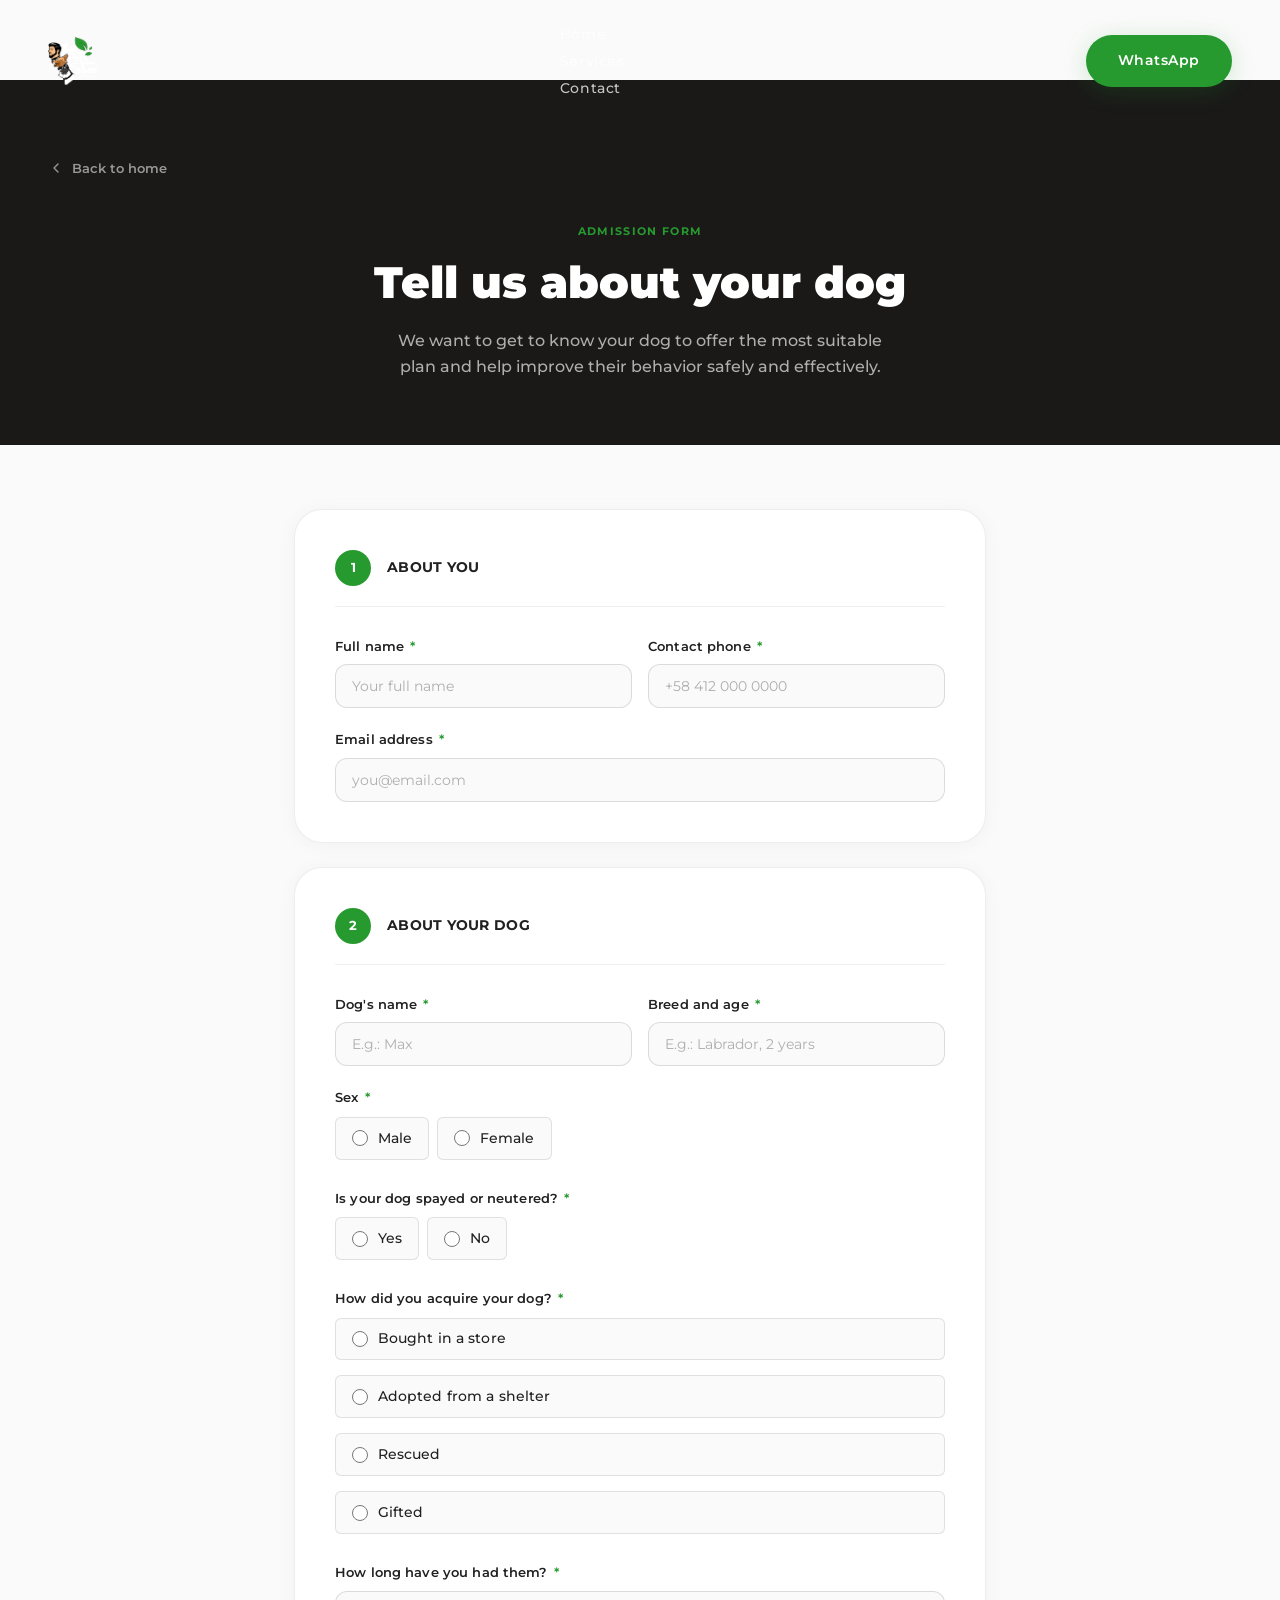
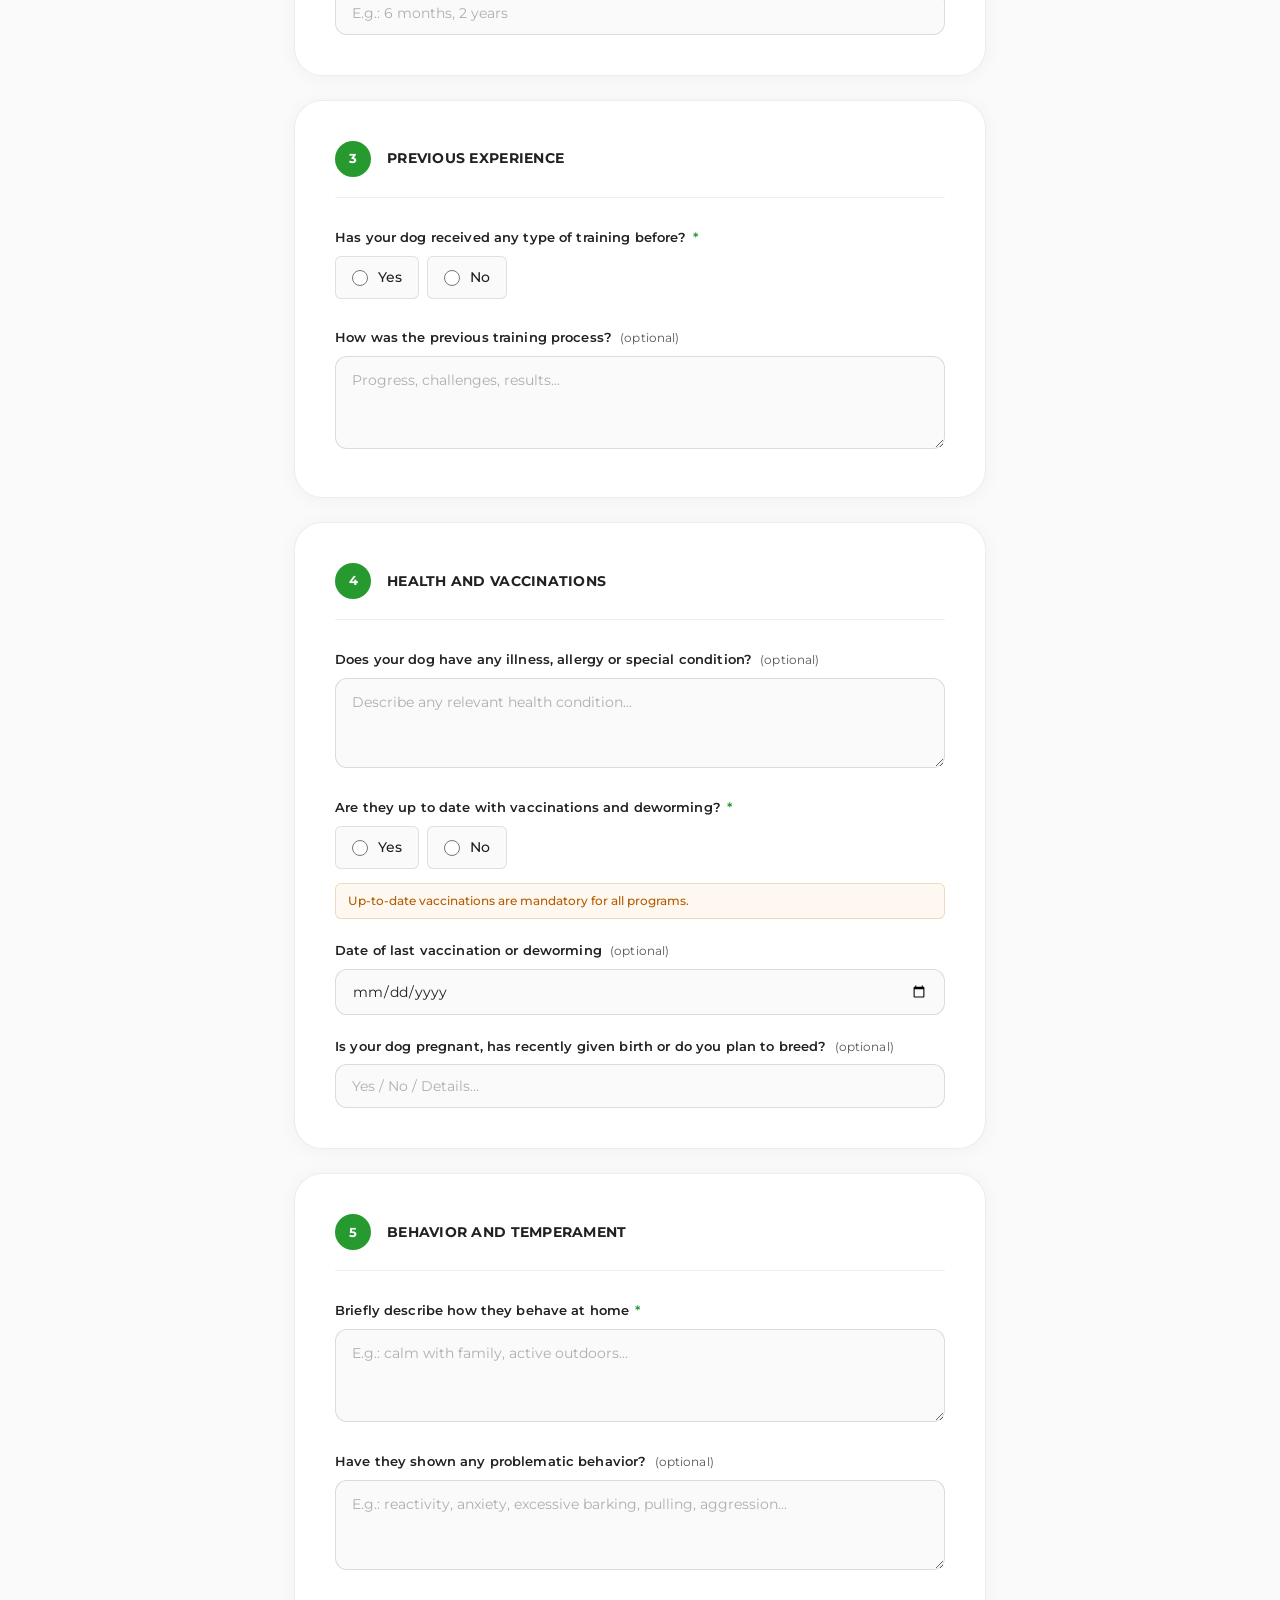
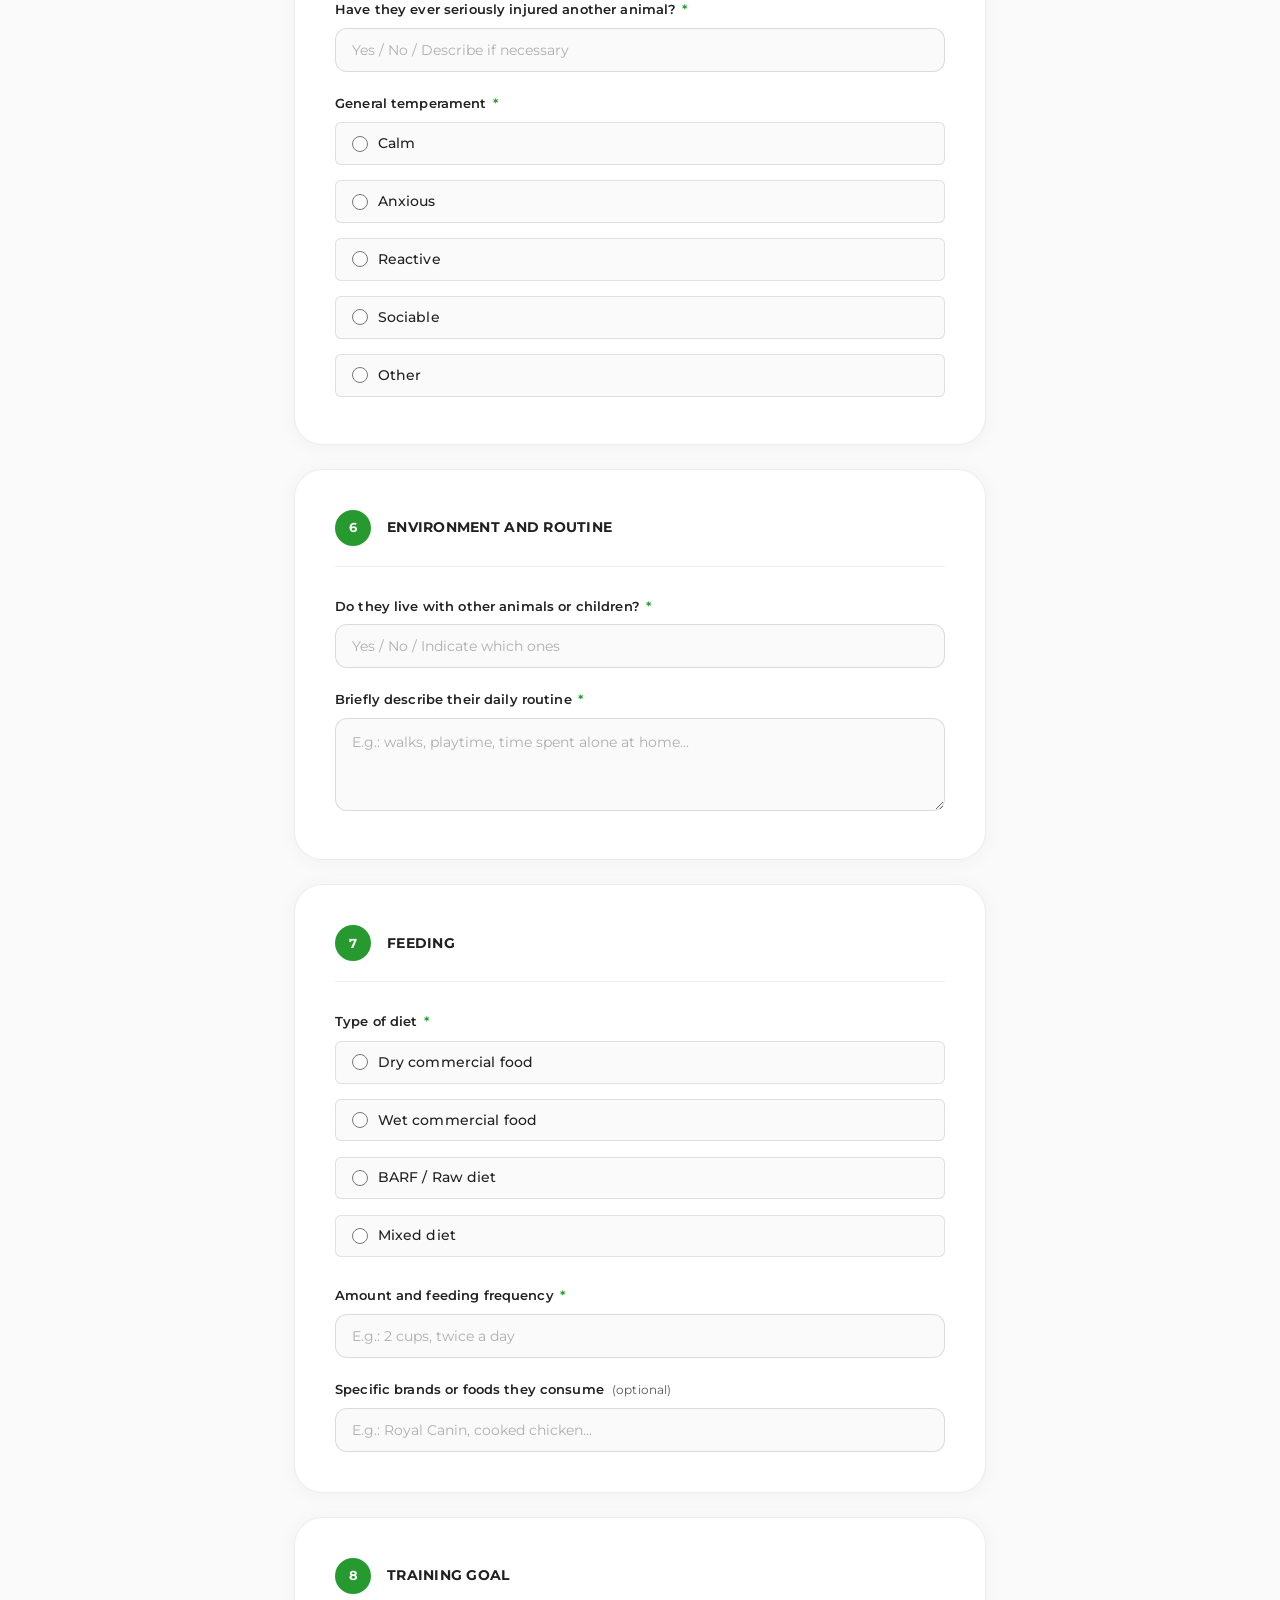
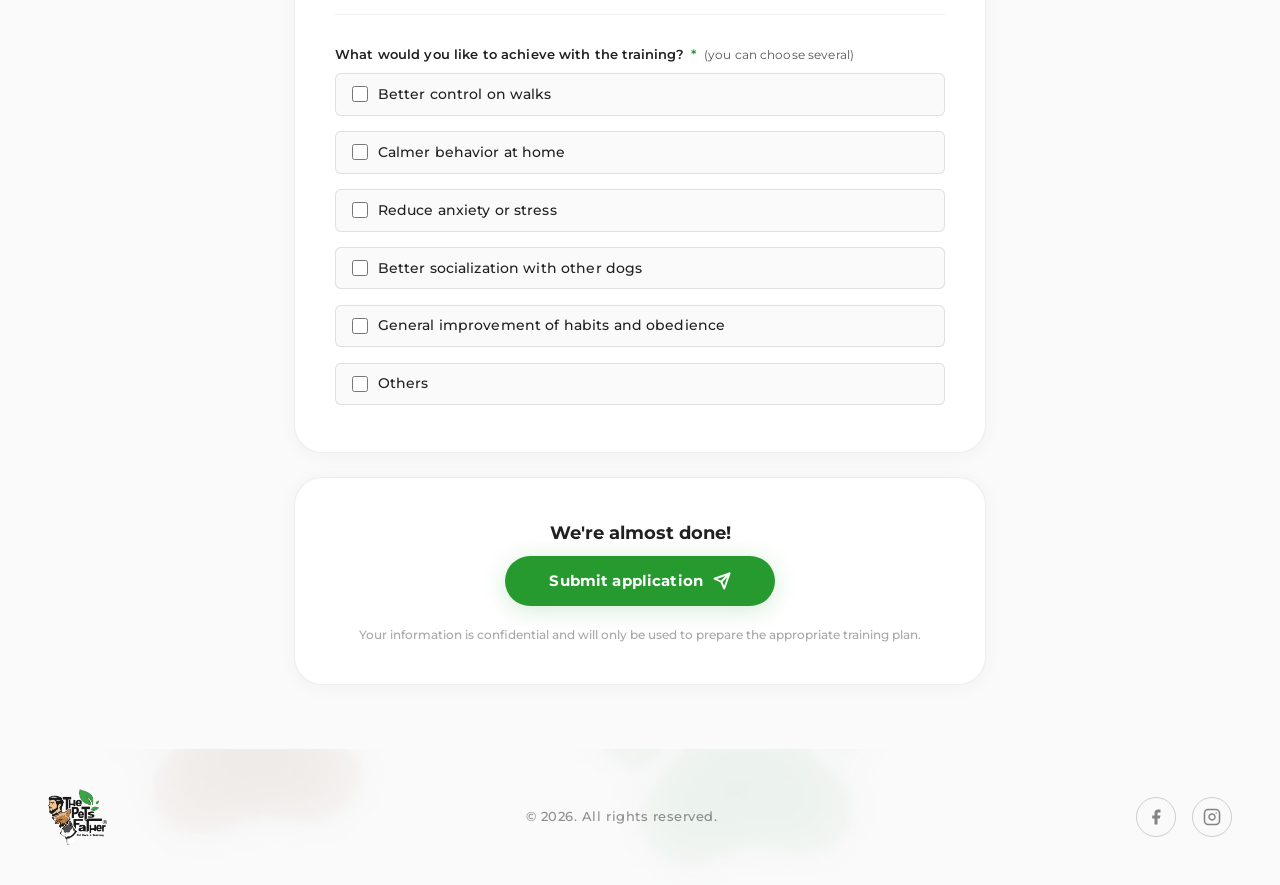
<file: formulario.html>
<!DOCTYPE html>
<html lang="es">
<head>
  <meta charset="UTF-8">
  <meta name="viewport" content="width=device-width, initial-scale=1.0">
  <title>Formulario de Admisión — The Pets Father</title>
  <meta name="description" content="Completa el formulario de admisión para que podamos diseñar el plan de entrenamiento más adecuado para tu perro.">
  <link rel="preconnect" href="https://fonts.googleapis.com">
  <link rel="preconnect" href="https://fonts.gstatic.com" crossorigin>
  <link href="https://fonts.googleapis.com/css2?family=Montserrat:wght@400;500;600;700;900&display=swap" rel="stylesheet">
  <link rel="stylesheet" href="css/styles.css?v=20260420015536">
  <style>
    /* ── Form Page Specific Styles ── */

    .form-page {
      min-height: 100vh;
      background: var(--color-bg);
      padding-top: 5rem; /* offset for fixed header */
    }

    /* ── Page Hero ── */
    .form-hero {
      background: var(--color-dark-deep);
      padding: clamp(3rem, 6vw, 5rem) 0 clamp(2.5rem, 5vw, 4rem);
      text-align: center;
    }

    .form-hero__eyebrow {
      display: inline-block;
      font-size: 0.7rem;
      font-weight: 700;
      letter-spacing: 0.12em;
      color: var(--color-green);
      text-transform: uppercase;
      margin-bottom: 1rem;
    }

    .form-hero__title {
      font-size: clamp(1.75rem, 4vw, 2.75rem);
      font-weight: 900;
      color: var(--color-white);
      line-height: 1.15;
      margin: 0 auto 1.25rem;
      max-width: 620px;
    }

    .form-hero__desc {
      font-size: clamp(0.9rem, 1.5vw, 1rem);
      color: rgba(255, 255, 255, 0.65);
      max-width: 520px;
      margin: 0 auto;
      line-height: 1.65;
    }

    /* ── Form Container ── */
    .form-container {
      max-width: 740px;
      margin: 0 auto;
      padding: clamp(2.5rem, 5vw, 4rem) var(--space-md);
    }

    /* ── Progress Bar ── */
    .form-progress {
      display: flex;
      align-items: center;
      gap: 0.5rem;
      margin-bottom: clamp(2rem, 4vw, 3rem);
      overflow-x: auto;
      padding-bottom: 0.25rem;
      scrollbar-width: none;
    }

    .form-progress::-webkit-scrollbar { display: none; }

    .progress-step {
      display: flex;
      align-items: center;
      gap: 0.5rem;
      flex-shrink: 0;
    }

    .progress-step__dot {
      width: 28px;
      height: 28px;
      border-radius: 50%;
      background: var(--color-surface);
      border: 2px solid rgba(33, 33, 33, 0.12);
      display: flex;
      align-items: center;
      justify-content: center;
      font-size: 0.7rem;
      font-weight: 700;
      color: var(--color-text-light);
      transition: all var(--transition-smooth);
    }

    .progress-step__dot.active {
      background: var(--color-green);
      border-color: var(--color-green);
      color: white;
    }

    .progress-step__dot.done {
      background: var(--color-green);
      border-color: var(--color-green);
      color: white;
    }

    .progress-step__line {
      flex: 1;
      height: 2px;
      background: rgba(33, 33, 33, 0.1);
      min-width: 20px;
      max-width: 40px;
    }

    /* ── Form Sections ── */
    .form-section {
      background: white;
      border-radius: var(--radius-xl);
      border: 1px solid rgba(33, 33, 33, 0.08);
      padding: clamp(1.75rem, 4vw, 2.5rem);
      margin-bottom: 1.5rem;
      box-shadow: var(--shadow-subtle);
    }

    .form-section__header {
      display: flex;
      align-items: center;
      gap: 1rem;
      margin-bottom: 1.75rem;
      padding-bottom: 1.25rem;
      border-bottom: 1px solid rgba(33, 33, 33, 0.07);
    }

    .form-section__number {
      width: 36px;
      height: 36px;
      border-radius: 50%;
      background: var(--color-green);
      color: white;
      font-size: 0.8rem;
      font-weight: 700;
      display: flex;
      align-items: center;
      justify-content: center;
      flex-shrink: 0;
    }

    .form-section__title {
      font-size: 1rem;
      font-weight: 700;
      color: var(--color-text);
      letter-spacing: 0.02em;
      text-transform: uppercase;
      font-size: 0.85rem;
    }

    /* ── Form Fields ── */
    .field-group {
      margin-bottom: 1.25rem;
    }

    .field-group:last-child {
      margin-bottom: 0;
    }

    .field-row {
      display: grid;
      grid-template-columns: 1fr 1fr;
      gap: 1rem;
    }

    @media (max-width: 560px) {
      .field-row {
        grid-template-columns: 1fr;
      }
    }

    label {
      display: block;
      font-size: 0.825rem;
      font-weight: 600;
      color: var(--color-text);
      margin-bottom: 0.45rem;
      letter-spacing: 0.01em;
    }

    label .required {
      color: var(--color-green);
      margin-left: 2px;
    }

    label .optional {
      font-weight: 400;
      color: var(--color-text-light);
      font-size: 0.775rem;
      margin-left: 4px;
    }

    input[type="text"],
    input[type="email"],
    input[type="tel"],
    input[type="date"],
    select,
    textarea {
      width: 100%;
      padding: 0.75rem 1rem;
      border: 1.5px solid rgba(33, 33, 33, 0.14);
      border-radius: var(--radius-md);
      font-family: 'Montserrat', sans-serif;
      font-size: 0.875rem;
      color: var(--color-text);
      background: var(--color-bg);
      transition: border-color var(--transition-fast), box-shadow var(--transition-fast);
      appearance: none;
      -webkit-appearance: none;
      box-sizing: border-box;
    }

    input[type="text"]::placeholder,
    input[type="email"]::placeholder,
    input[type="tel"]::placeholder,
    textarea::placeholder {
      color: rgba(33, 33, 33, 0.35);
    }

    input[type="text"]:focus,
    input[type="email"]:focus,
    input[type="tel"]:focus,
    input[type="date"]:focus,
    select:focus,
    textarea:focus {
      outline: none;
      border-color: var(--color-green);
      box-shadow: 0 0 0 3px rgba(39, 154, 47, 0.1);
      background: white;
    }

    select {
      background-image: url("data:image/svg+xml,%3Csvg xmlns='http://www.w3.org/2000/svg' width='16' height='16' viewBox='0 0 24 24' fill='none' stroke='%23555' stroke-width='2' stroke-linecap='round' stroke-linejoin='round'%3E%3Cpolyline points='6 9 12 15 18 9'/%3E%3C/svg%3E");
      background-repeat: no-repeat;
      background-position: right 0.85rem center;
      padding-right: 2.5rem;
      cursor: pointer;
    }

    textarea {
      resize: vertical;
      min-height: 90px;
      line-height: 1.6;
    }

    /* ── Radio / Checkbox Groups ── */
    .choice-group {
      display: flex;
      flex-direction: column;
      gap: 0.5rem;
      margin-top: 0.5rem;
    }

    .choice-group--inline {
      flex-direction: row;
      flex-wrap: wrap;
      gap: 0.5rem;
    }

    .choice-option {
      display: flex;
      align-items: center;
      gap: 0.6rem;
      cursor: pointer;
      padding: 0.55rem 1rem;
      border-radius: var(--radius-sm);
      border: 1.5px solid rgba(33, 33, 33, 0.12);
      background: var(--color-bg);
      transition: all var(--transition-fast);
      user-select: none;
    }

    .choice-option:hover {
      border-color: var(--color-green);
      background: rgba(39, 154, 47, 0.04);
    }

    .choice-option input[type="radio"],
    .choice-option input[type="checkbox"] {
      width: 16px;
      height: 16px;
      flex-shrink: 0;
      accent-color: var(--color-green);
      cursor: pointer;
      margin: 0;
      padding: 0;
      border: none;
      border-radius: 0;
      background: none;
      box-shadow: none;
    }

    .choice-option input[type="radio"]:focus,
    .choice-option input[type="checkbox"]:focus {
      outline: 2px solid var(--color-green);
      outline-offset: 2px;
      box-shadow: none;
      border-color: transparent;
    }

    .choice-option span {
      font-size: 0.85rem;
      font-weight: 500;
      color: var(--color-text);
    }

    .choice-option:has(input:checked) {
      border-color: var(--color-green);
      background: rgba(39, 154, 47, 0.06);
    }

    /* Conditional sub-field */
    .conditional-field {
      margin-top: 0.75rem;
      padding-top: 0.75rem;
      border-top: 1px solid rgba(33, 33, 33, 0.07);
      display: none;
    }

    .conditional-field.visible {
      display: block;
    }

    /* ── Note / Warning ── */
    .field-note {
      font-size: 0.775rem;
      color: var(--color-text-light);
      margin-top: 0.4rem;
      line-height: 1.5;
    }

    .field-note--warning {
      color: #b35c00;
      background: #fff8f0;
      border: 1px solid rgba(179, 92, 0, 0.2);
      border-radius: var(--radius-sm);
      padding: 0.5rem 0.75rem;
    }

    /* ── Submit Section ── */
    .form-submit {
      background: white;
      border-radius: var(--radius-xl);
      border: 1px solid rgba(33, 33, 33, 0.08);
      padding: clamp(1.75rem, 4vw, 2.5rem);
      text-align: center;
      box-shadow: var(--shadow-subtle);
    }

    .form-submit__title {
      font-size: 1.1rem;
      font-weight: 700;
      color: var(--color-text);
      margin-bottom: 0.5rem;
    }

    .form-submit__desc {
      font-size: 0.875rem;
      color: var(--color-text-light);
      line-height: 1.6;
      margin-bottom: 1.75rem;
    }

    .btn--submit {
      background: var(--color-green);
      color: white;
      padding: 1rem 2.75rem;
      font-size: 0.925rem;
      font-weight: 700;
      border-radius: var(--radius-full);
      border: none;
      cursor: pointer;
      box-shadow: var(--shadow-green);
      transition: all var(--transition-smooth);
      letter-spacing: 0.01em;
      display: inline-flex;
      align-items: center;
      gap: 0.6rem;
    }

    .btn--submit:hover {
      background: var(--color-green-dark);
      transform: translateY(-2px);
      box-shadow: 0 8px 32px rgba(39, 154, 47, 0.3);
    }

    .btn--submit:focus {
      outline: 2px solid var(--color-green);
      outline-offset: 3px;
    }

    .btn--submit:active {
      transform: translateY(0);
    }

    .form-submit__privacy {
      font-size: 0.75rem;
      color: rgba(33, 33, 33, 0.4);
      margin-top: 1.25rem;
      line-height: 1.5;
    }

    /* ── Success State ── */
    .form-success {
      display: none;
      text-align: center;
      padding: clamp(3rem, 6vw, 5rem) 1.5rem;
    }

    .form-success.visible {
      display: block;
    }

    .form-success__icon {
      width: 72px;
      height: 72px;
      background: rgba(39, 154, 47, 0.1);
      border-radius: 50%;
      display: flex;
      align-items: center;
      justify-content: center;
      margin: 0 auto 1.5rem;
    }

    .form-success__icon svg {
      color: var(--color-green);
    }

    .form-success__title {
      font-size: clamp(1.5rem, 3vw, 2rem);
      font-weight: 900;
      color: var(--color-text);
      margin-bottom: 0.75rem;
    }

    .form-success__desc {
      font-size: 1rem;
      color: var(--color-text-light);
      max-width: 440px;
      margin: 0 auto 2rem;
      line-height: 1.65;
    }

    .form-body.submitted .form-sections {
      display: none;
    }

    .form-body.submitted .form-success {
      display: block;
    }

    /* ── Back link ── */
    .back-link-row {
      display: block;
      text-align: left;
      margin-bottom: 2rem;
    }

    .back-link {
      display: inline-flex;
      align-items: center;
      gap: 0.5rem;
      font-size: 0.825rem;
      font-weight: 600;
      color: rgba(255,255,255,0.55);
      text-decoration: none;
      transition: color var(--transition-fast);
    }

    .back-link:hover {
      color: white;
    }

    .back-link svg {
      width: 16px;
      height: 16px;
    }
  </style>
</head>
<body>

  <!-- ── Header ── -->
  <header class="header" id="site-header">
    <div class="container header__inner">
      <a href="index.html" class="header__logo" aria-label="The Pets Father — Inicio">
        <img src="Assets/logo white font.webp" alt="The Pets Father" width="160" height="48">
      </a>
      <nav class="header__nav" aria-label="Navegación principal">
        <ul class="header__nav-list">
          <li><a href="index.html" class="header__nav-link">Home</a></li>
          <li><a href="index.html#servicios" class="header__nav-link">Services</a></li>
          <li><a href="index.html#contacto" class="header__nav-link">Contact</a></li>
        </ul>
      </nav>
      <a href="https://api.whatsapp.com/send/?phone=17868996085&text=Hola%2C+me+interesa+el+servicio+de+%2ACuidado+Exclusivo%2A&type=phone_number&app_absent=0"
        class="btn btn--primary header__cta" target="_blank" rel="noopener noreferrer">
        WhatsApp
      </a>
      <button class="header__menu-toggle" aria-label="Abrir menú" aria-expanded="false" aria-controls="mobile-nav">
        <span></span><span></span><span></span>
      </button>
    </div>
    <nav class="mobile-nav" id="mobile-nav" aria-label="Menú móvil">
      <a href="index.html" class="mobile-nav__link">Home</a>
      <a href="index.html#servicios" class="mobile-nav__link">Services</a>
      <a href="index.html#contacto" class="mobile-nav__link">Contact</a>
    </nav>
  </header>

  <!-- ── Page Hero ── -->
  <div class="form-page">
    <div class="form-hero">
      <div class="container">
        <div class="back-link-row">
          <a href="index.html" class="back-link">
            <svg viewBox="0 0 24 24" fill="none" stroke="currentColor" stroke-width="2" stroke-linecap="round" stroke-linejoin="round"><polyline points="15 18 9 12 15 6"/></svg>
            Volver al inicio
          </a>
        </div>
        <p class="form-hero__eyebrow">FORMULARIO DE ADMISIÓN</p>
        <h1 class="form-hero__title">Cuéntanos sobre tu perro</h1>
        <p class="form-hero__desc">Queremos conocer a tu perro para ofrecerle el plan más adecuado y ayudarlo a mejorar su comportamiento de forma segura y efectiva.</p>
      </div>
    </div>

    <!-- ── Form Body ── -->
    <div class="form-container">
      <div class="form-body" id="form-body">

        <!-- Success State -->
        <div class="form-success" id="form-success" role="alert" aria-live="polite">
          <div class="form-success__icon">
            <svg width="36" height="36" viewBox="0 0 24 24" fill="none" stroke="currentColor" stroke-width="2.5" stroke-linecap="round" stroke-linejoin="round"><polyline points="20 6 9 17 4 12"/></svg>
          </div>
          <h2 class="form-success__title">¡Recibimos tu solicitud!</h2>
          <p class="form-success__desc">Revisaremos la información y nos pondremos en contacto contigo a la brevedad para diseñar el mejor plan para tu perro.</p>
          <a href="index.html" class="btn btn--primary">Volver al inicio</a>
        </div>

        <div class="form-sections" id="form-sections">
          <form id="admission-form" novalidate>

            <!-- Section 1 — Sobre ti -->
            <div class="form-section">
              <div class="form-section__header">
                <div class="form-section__number" aria-hidden="true">1</div>
                <h2 class="form-section__title">Sobre ti</h2>
              </div>

              <div class="field-row">
                <div class="field-group">
                  <label for="nombre">Nombre completo <span class="required" aria-label="requerido">*</span></label>
                  <input type="text" id="nombre" name="nombre" placeholder="Tu nombre completo" required autocomplete="name">
                </div>
                <div class="field-group">
                  <label for="telefono">Teléfono de contacto <span class="required" aria-label="requerido">*</span></label>
                  <input type="tel" id="telefono" name="telefono" placeholder="+58 412 000 0000" required autocomplete="tel">
                </div>
              </div>

              <div class="field-group">
                <label for="email">Correo electrónico <span class="required" aria-label="requerido">*</span></label>
                <input type="email" id="email" name="email" placeholder="tu@correo.com" required autocomplete="email">
              </div>
            </div>

            <!-- Section 2 — Sobre tu perro -->
            <div class="form-section">
              <div class="form-section__header">
                <div class="form-section__number" aria-hidden="true">2</div>
                <h2 class="form-section__title">Sobre tu perro</h2>
              </div>

              <div class="field-row">
                <div class="field-group">
                  <label for="nombre-perro">Nombre del perro <span class="required" aria-label="requerido">*</span></label>
                  <input type="text" id="nombre-perro" name="nombre_perro" placeholder="Ej.: Max" required>
                </div>
                <div class="field-group">
                  <label for="raza-edad">Raza y edad <span class="required" aria-label="requerido">*</span></label>
                  <input type="text" id="raza-edad" name="raza_edad" placeholder="Ej.: Labrador, 2 años" required>
                </div>
              </div>

              <div class="field-group">
                <label>Sexo <span class="required" aria-label="requerido">*</span></label>
                <div class="choice-group choice-group--inline" role="radiogroup" aria-label="Sexo del perro">
                  <label class="choice-option">
                    <input type="radio" name="sexo" value="macho" required>
                    <span>Macho</span>
                  </label>
                  <label class="choice-option">
                    <input type="radio" name="sexo" value="hembra">
                    <span>Hembra</span>
                  </label>
                </div>
              </div>

              <div class="field-group">
                <label>¿Está esterilizado o castrado? <span class="required" aria-label="requerido">*</span></label>
                <div class="choice-group choice-group--inline" role="radiogroup" aria-label="Estado de esterilización">
                  <label class="choice-option">
                    <input type="radio" name="esterilizado" value="si" required>
                    <span>Sí</span>
                  </label>
                  <label class="choice-option">
                    <input type="radio" name="esterilizado" value="no">
                    <span>No</span>
                  </label>
                </div>
              </div>

              <div class="field-group">
                <label>¿Cómo adquiriste a tu perro? <span class="required" aria-label="requerido">*</span></label>
                <div class="choice-group" role="radiogroup" aria-label="Forma de adquisición">
                  <label class="choice-option">
                    <input type="radio" name="adquisicion" value="tienda" required>
                    <span>Comprado en tienda</span>
                  </label>
                  <label class="choice-option">
                    <input type="radio" name="adquisicion" value="refugio">
                    <span>Adoptado en refugio</span>
                  </label>
                  <label class="choice-option">
                    <input type="radio" name="adquisicion" value="rescatado">
                    <span>Rescatado</span>
                  </label>
                  <label class="choice-option">
                    <input type="radio" name="adquisicion" value="regalado">
                    <span>Regalado</span>
                  </label>
                </div>
              </div>

              <div class="field-group">
                <label for="tiempo-tenencia">¿Cuánto tiempo hace que lo tienes? <span class="required" aria-label="requerido">*</span></label>
                <input type="text" id="tiempo-tenencia" name="tiempo_tenencia" placeholder="Ej.: 6 meses, 2 años" required>
              </div>
            </div>

            <!-- Section 3 — Experiencia previa -->
            <div class="form-section">
              <div class="form-section__header">
                <div class="form-section__number" aria-hidden="true">3</div>
                <h2 class="form-section__title">Experiencia previa</h2>
              </div>

              <div class="field-group">
                <label>¿Ha recibido tu perro algún tipo de entrenamiento anteriormente? <span class="required" aria-label="requerido">*</span></label>
                <div class="choice-group choice-group--inline" role="radiogroup" aria-label="Entrenamiento previo">
                  <label class="choice-option">
                    <input type="radio" name="entrenamiento_previo" value="si" id="entrenamiento-si" required>
                    <span>Sí</span>
                  </label>
                  <label class="choice-option">
                    <input type="radio" name="entrenamiento_previo" value="no" id="entrenamiento-no">
                    <span>No</span>
                  </label>
                </div>

                <div class="conditional-field" id="tipo-entrenamiento-field">
                  <label for="tipo-entrenamiento">¿Qué tipo de entrenamiento?</label>
                  <input type="text" id="tipo-entrenamiento" name="tipo_entrenamiento" placeholder="Ej.: obediencia básica, clicker, etc.">
                </div>
              </div>

              <div class="field-group">
                <label for="proceso-entrenamiento">¿Cómo fue el proceso de entrenamiento anterior? <span class="optional">(opcional)</span></label>
                <textarea id="proceso-entrenamiento" name="proceso_entrenamiento" placeholder="Progreso, desafíos, resultados..." rows="3"></textarea>
              </div>
            </div>

            <!-- Section 4 — Salud y vacunas -->
            <div class="form-section">
              <div class="form-section__header">
                <div class="form-section__number" aria-hidden="true">4</div>
                <h2 class="form-section__title">Salud y vacunas</h2>
              </div>

              <div class="field-group">
                <label for="condicion-especial">¿Tu perro tiene alguna enfermedad, alergia o condición especial? <span class="optional">(opcional)</span></label>
                <textarea id="condicion-especial" name="condicion_especial" placeholder="Describe cualquier condición de salud relevante..." rows="2"></textarea>
              </div>

              <div class="field-group">
                <label>¿Está al día con vacunas y desparasitaciones? <span class="required" aria-label="requerido">*</span></label>
                <div class="choice-group choice-group--inline" role="radiogroup" aria-label="Estado de vacunación">
                  <label class="choice-option">
                    <input type="radio" name="vacunas" value="si" required>
                    <span>Sí</span>
                  </label>
                  <label class="choice-option">
                    <input type="radio" name="vacunas" value="no">
                    <span>No</span>
                  </label>
                </div>
                <p class="field-note field-note--warning">Las vacunas al día son obligatorias para todos los programas.</p>
              </div>

              <div class="field-group">
                <label for="fecha-vacuna">Fecha de la última vacunación o desparasitación <span class="optional">(opcional)</span></label>
                <input type="date" id="fecha-vacuna" name="fecha_vacuna">
              </div>

              <div class="field-group">
                <label for="estado-reproductivo">¿Tu perro está embarazada, ha parido recientemente o planea criar? <span class="optional">(opcional)</span></label>
                <input type="text" id="estado-reproductivo" name="estado_reproductivo" placeholder="Sí / No / Detalles...">
              </div>
            </div>

            <!-- Section 5 — Comportamiento y temperamento -->
            <div class="form-section">
              <div class="form-section__header">
                <div class="form-section__number" aria-hidden="true">5</div>
                <h2 class="form-section__title">Comportamiento y temperamento</h2>
              </div>

              <div class="field-group">
                <label for="comportamiento-casa">Describe brevemente cómo se comporta en casa <span class="required" aria-label="requerido">*</span></label>
                <textarea id="comportamiento-casa" name="comportamiento_casa" placeholder="Ej.: tranquilo con la familia, activo en exteriores..." rows="3" required></textarea>
              </div>

              <div class="field-group">
                <label for="comportamiento-problematico">¿Ha mostrado algún comportamiento problemático? <span class="optional">(opcional)</span></label>
                <textarea id="comportamiento-problematico" name="comportamiento_problematico" placeholder="Ej.: reactividad, ansiedad, ladridos excesivos, tirones, agresión..." rows="2"></textarea>
              </div>

              <div class="field-group">
                <label for="heridas-animales">¿Ha herido gravemente a otro animal alguna vez? <span class="required" aria-label="requerido">*</span></label>
                <input type="text" id="heridas-animales" name="heridas_animales" placeholder="Sí / No / Describa si es necesario" required>
              </div>

              <div class="field-group">
                <label>Temperamento general <span class="required" aria-label="requerido">*</span></label>
                <div class="choice-group" role="group" aria-label="Temperamento del perro">
                  <label class="choice-option">
                    <input type="radio" name="temperamento" value="tranquilo" required>
                    <span>Tranquilo</span>
                  </label>
                  <label class="choice-option">
                    <input type="radio" name="temperamento" value="ansioso">
                    <span>Ansioso</span>
                  </label>
                  <label class="choice-option">
                    <input type="radio" name="temperamento" value="reactivo">
                    <span>Reactivo</span>
                  </label>
                  <label class="choice-option">
                    <input type="radio" name="temperamento" value="sociable">
                    <span>Sociable</span>
                  </label>
                  <label class="choice-option">
                    <input type="radio" name="temperamento" value="otro">
                    <span>Otro</span>
                  </label>
                  <div class="conditional-field" id="temperamento-otro-field">
                    <label for="temperamento-otro">Especifica:</label>
                    <input type="text" id="temperamento-otro" name="temperamento_otro" placeholder="Describe el temperamento...">
                  </div>
                </div>
              </div>
            </div>

            <!-- Section 6 — Entorno y rutina -->
            <div class="form-section">
              <div class="form-section__header">
                <div class="form-section__number" aria-hidden="true">6</div>
                <h2 class="form-section__title">Entorno y rutina</h2>
              </div>

              <div class="field-group">
                <label for="convivencia">¿Convive con otros animales o niños? <span class="required" aria-label="requerido">*</span></label>
                <input type="text" id="convivencia" name="convivencia" placeholder="Sí / No / Indique cuáles" required>
              </div>

              <div class="field-group">
                <label for="rutina-diaria">Describe brevemente su rutina diaria <span class="required" aria-label="requerido">*</span></label>
                <textarea id="rutina-diaria" name="rutina_diaria" placeholder="Ej.: paseos, juegos, tiempo que pasa solo en casa..." rows="3" required></textarea>
              </div>
            </div>

            <!-- Section 7 — Alimentación -->
            <div class="form-section">
              <div class="form-section__header">
                <div class="form-section__number" aria-hidden="true">7</div>
                <h2 class="form-section__title">Alimentación</h2>
              </div>

              <div class="field-group">
                <label>Tipo de dieta <span class="required" aria-label="requerido">*</span></label>
                <div class="choice-group" role="radiogroup" aria-label="Tipo de dieta">
                  <label class="choice-option">
                    <input type="radio" name="dieta" value="seca" required>
                    <span>Comida comercial seca</span>
                  </label>
                  <label class="choice-option">
                    <input type="radio" name="dieta" value="humeda">
                    <span>Comida húmeda</span>
                  </label>
                  <label class="choice-option">
                    <input type="radio" name="dieta" value="barf">
                    <span>BARF</span>
                  </label>
                  <label class="choice-option">
                    <input type="radio" name="dieta" value="mixta">
                    <span>Dieta mixta</span>
                  </label>
                </div>
              </div>

              <div class="field-group">
                <label for="cantidad-frecuencia">Cantidad y frecuencia de alimentación <span class="required" aria-label="requerido">*</span></label>
                <input type="text" id="cantidad-frecuencia" name="cantidad_frecuencia" placeholder="Ej.: 2 tazas, 2 veces al día" required>
              </div>

              <div class="field-group">
                <label for="marcas-alimentos">Marcas o alimentos específicos que consume <span class="optional">(opcional)</span></label>
                <input type="text" id="marcas-alimentos" name="marcas_alimentos" placeholder="Ej.: Royal Canin, pollo cocido...">
              </div>
            </div>

            <!-- Section 8 — Objetivo del entrenamiento -->
            <div class="form-section">
              <div class="form-section__header">
                <div class="form-section__number" aria-hidden="true">8</div>
                <h2 class="form-section__title">Objetivo del entrenamiento</h2>
              </div>

              <div class="field-group">
                <label>¿Qué te gustaría lograr con el entrenamiento? <span class="required" aria-label="requerido">*</span> <span class="optional">(puedes elegir varios)</span></label>
                <div class="choice-group" role="group" aria-label="Objetivos del entrenamiento">
                  <label class="choice-option">
                    <input type="checkbox" name="objetivo" value="paseos">
                    <span>Mejor control en paseos</span>
                  </label>
                  <label class="choice-option">
                    <input type="checkbox" name="objetivo" value="conducta_casa">
                    <span>Conducta más calmada en casa</span>
                  </label>
                  <label class="choice-option">
                    <input type="checkbox" name="objetivo" value="ansiedad">
                    <span>Reducir ansiedad o estrés</span>
                  </label>
                  <label class="choice-option">
                    <input type="checkbox" name="objetivo" value="socializacion">
                    <span>Mejor socialización con otros perros</span>
                  </label>
                  <label class="choice-option">
                    <input type="checkbox" name="objetivo" value="habitos">
                    <span>Mejora general de hábitos y obediencia</span>
                  </label>
                  <label class="choice-option">
                    <input type="checkbox" name="objetivo" value="otro" id="objetivo-otro-check">
                    <span>Otros</span>
                  </label>
                  <div class="conditional-field" id="objetivo-otro-field">
                    <label for="objetivo-otro">Especifica tu objetivo:</label>
                    <input type="text" id="objetivo-otro" name="objetivo_otro" placeholder="Describe tu objetivo...">
                  </div>
                </div>
              </div>
            </div>

            <!-- Submit -->
            <div class="form-submit">
              <p class="form-submit__title">¡Ya casi terminamos!</p>
              <button type="submit" class="btn--submit">
                Enviar solicitud
                <svg width="18" height="18" viewBox="0 0 24 24" fill="none" stroke="currentColor" stroke-width="2.5" stroke-linecap="round" stroke-linejoin="round" aria-hidden="true"><line x1="22" y1="2" x2="11" y2="13"/><polygon points="22 2 15 22 11 13 2 9 22 2"/></svg>
              </button>
              <p class="form-submit__privacy">Tu información es confidencial y solo se utilizará para preparar el plan de entrenamiento adecuado.</p>
            </div>

          </form>
        </div><!-- /form-sections -->
      </div><!-- /form-body -->
    </div><!-- /form-container -->
  </div><!-- /form-page -->

  <!-- ── Footer ── -->
  <footer class="footer" style="background:#FAFAFA url('Assets/paws BG mobile.jpg') center/cover no-repeat;">
    <div class="container footer__inner">
      <a href="index.html" class="footer__logo" aria-label="The Pets Father — Inicio">
        <img src="Assets/logo black font.webp" alt="The Pets Father" width="140" height="42" loading="lazy">
      </a>
      <p class="footer__copy" style="color:rgba(33,33,33,0.5);">© 2026. All rights reserved.</p>
      <div class="footer__social">
        <a href="https://www.facebook.com/thepetsfather" class="footer__social-link" style="border:1px solid rgba(33,33,33,0.2);color:rgba(33,33,33,0.55);" target="_blank" rel="noopener noreferrer" aria-label="Facebook">
          <svg viewBox="0 0 24 24" fill="currentColor" width="20" height="20" aria-hidden="true"><path d="M18 2h-3a5 5 0 0 0-5 5v3H7v4h3v8h4v-8h3l1-4h-4V7a1 1 0 0 1 1-1h3z"/></svg>
        </a>
        <a href="https://www.instagram.com/thepetsfather/" class="footer__social-link" style="border:1px solid rgba(33,33,33,0.2);color:rgba(33,33,33,0.55);" target="_blank" rel="noopener noreferrer" aria-label="Instagram">
          <svg viewBox="0 0 24 24" fill="none" stroke="currentColor" stroke-width="2" stroke-linecap="round" stroke-linejoin="round" width="20" height="20" aria-hidden="true"><rect x="2" y="2" width="20" height="20" rx="5" ry="5"/><path d="M16 11.37A4 4 0 1 1 12.63 8 4 4 0 0 1 16 11.37z"/><line x1="17.5" y1="6.5" x2="17.51" y2="6.5"/></svg>
        </a>
      </div>
    </div>
  </footer>

  <script src="js/main.js?v=20260420015536"></script>
  <script>
    // ── Conditional Fields ──
    function toggleConditional(trigger, targetId) {
      const target = document.getElementById(targetId);
      if (!target) return;
      if (trigger.checked) {
        target.classList.add('visible');
      } else {
        target.classList.remove('visible');
      }
    }

    // Entrenamiento previo
    document.getElementById('entrenamiento-si').addEventListener('change', function () {
      document.getElementById('tipo-entrenamiento-field').classList.add('visible');
    });
    document.getElementById('entrenamiento-no').addEventListener('change', function () {
      document.getElementById('tipo-entrenamiento-field').classList.remove('visible');
    });

    // Temperamento "Otro"
    document.querySelectorAll('input[name="temperamento"]').forEach(function (radio) {
      radio.addEventListener('change', function () {
        const otroField = document.getElementById('temperamento-otro-field');
        if (this.value === 'otro') {
          otroField.classList.add('visible');
        } else {
          otroField.classList.remove('visible');
        }
      });
    });

    // Objetivo "Otros"
    document.getElementById('objetivo-otro-check').addEventListener('change', function () {
      toggleConditional(this, 'objetivo-otro-field');
    });

    // ── Form Submission ──
    document.getElementById('admission-form').addEventListener('submit', function (e) {
      e.preventDefault();

      // Basic required field validation
      const requiredFields = this.querySelectorAll('[required]');
      let valid = true;

      requiredFields.forEach(function (field) {
        if (field.type === 'radio') return; // handled per group below
        if (!field.value.trim()) {
          field.style.borderColor = '#d0021b';
          field.focus();
          valid = false;
        } else {
          field.style.borderColor = '';
        }
      });

      // Validate required radio groups
      const radioGroups = ['sexo', 'esterilizado', 'adquisicion', 'entrenamiento_previo', 'vacunas', 'temperamento', 'dieta'];
      radioGroups.forEach(function (name) {
        const checked = document.querySelector('input[name="' + name + '"]:checked');
        if (!checked) {
          const group = document.querySelector('input[name="' + name + '"]').closest('.field-group');
          if (group) group.style.outline = '2px solid #d0021b';
          valid = false;
        } else {
          const group = document.querySelector('input[name="' + name + '"]').closest('.field-group');
          if (group) group.style.outline = '';
        }
      });

      if (!valid) {
        const firstError = document.querySelector('[style*="border-color: rgb(208, 2, 27)"], [style*="outline: 2px solid"]');
        if (firstError) firstError.scrollIntoView({ behavior: 'smooth', block: 'center' });
        return;
      }

      // Gather form data safely (including all checkboxes)
      const data = new FormData(this);
      const payload = {};
      for (const [key, value] of data.entries()) {
        if (payload[key]) {
          if (!Array.isArray(payload[key])) payload[key] = [payload[key]];
          payload[key].push(value);
        } else {
          payload[key] = value;
        }
      }

      // Automatically attach the current language!
      payload['idioma'] = localStorage.getItem('tpf-lang') || 'es';

      // Show sending state
      const btn = this.querySelector('.btn--submit');
      const originalText = btn.innerHTML;
      btn.innerHTML = "Enviando...";
      btn.disabled = true;

      // Send to Make.com Webhook
      fetch('https://hook.us2.make.com/e3aglgivo25qoh8tdfh68j42devaqc8p', {
        method: 'POST',
        headers: { 'Content-Type': 'application/json' },
        body: JSON.stringify(payload)
      })
      .then(response => {
        // Redirect to thank you page
        window.location.href = 'gracias.html';
      })
      .catch(error => {
        console.error('Error:', error);
        alert("Hubo un error al intentar enviar el formulario. Por favor, intenta enviarlo de nuevo.");
      })
      .finally(() => {
        btn.innerHTML = originalText;
        btn.disabled = false;
      });
    });

    // Clear error styling on input
    document.querySelectorAll('input, textarea, select').forEach(function (el) {
      el.addEventListener('input', function () {
        this.style.borderColor = '';
        const group = this.closest('.field-group');
        if (group) group.style.outline = '';
      });
    });
  </script>
  <script>
    (function() {
      const formTranslations = {
        'Volver al inicio': 'Back to home',
        'FORMULARIO DE ADMISIÓN': 'ADMISSION FORM',
        'Cuéntanos sobre tu perro': 'Tell us about your dog',
        'Queremos conocer a tu perro para ofrecerle el plan más adecuado y ayudarlo a mejorar su comportamiento de forma segura y efectiva.': 'We want to get to know your dog to offer the most suitable plan and help improve their behavior safely and effectively.',
        '¡Recibimos tu solicitud!': 'We received your request!',
        'Revisaremos la información y nos pondremos en contacto contigo a la brevedad para diseñar el mejor plan para tu perro.': 'We will review the information and contact you shortly to design the best plan for your dog.',
        'Sobre ti': 'About you',
        'Nombre completo': 'Full name',
        'Teléfono de contacto': 'Contact phone',
        'Correo electrónico': 'Email address',
        'Sobre tu perro': 'About your dog',
        'Nombre del perro': 'Dog\'s name',
        'Raza y edad': 'Breed and age',
        'Sexo': 'Sex',
        'Macho': 'Male',
        'Hembra': 'Female',
        '¿Está esterilizado o castrado?': 'Is your dog spayed or neutered?',
        'Sí': 'Yes',
        'No': 'No',
        '¿Cómo adquiriste a tu perro?': 'How did you acquire your dog?',
        'Comprado en tienda': 'Bought in a store',
        'Adoptado en refugio': 'Adopted from a shelter',
        'Rescatado': 'Rescued',
        'Regalado': 'Gifted',
        '¿Cuánto tiempo hace que lo tienes?': 'How long have you had them?',
        'Experiencia previa': 'Previous experience',
        '¿Ha recibido tu perro algún tipo de entrenamiento anteriormente?': 'Has your dog received any type of training before?',
        '¿Qué tipo de entrenamiento?': 'What type of training?',
        '¿Cómo fue el proceso de entrenamiento anterior?': 'How was the previous training process?',
        'Salud y vacunas': 'Health and vaccinations',
        '¿Tu perro tiene alguna enfermedad, alergia o condición especial?': 'Does your dog have any illness, allergy or special condition?',
        '¿Está al día con vacunas y desparasitaciones?': 'Are they up to date with vaccinations and deworming?',
        'Las vacunas al día son obligatorias para todos los programas.': 'Up-to-date vaccinations are mandatory for all programs.',
        'Fecha de la última vacunación o desparasitación': 'Date of last vaccination or deworming',
        '¿Tu perro está embarazada, ha parido recientemente o planea criar?': 'Is your dog pregnant, has recently given birth or do you plan to breed?',
        'Comportamiento y temperamento': 'Behavior and temperament',
        'Describe brevemente cómo se comporta en casa': 'Briefly describe how they behave at home',
        '¿Ha mostrado algún comportamiento problemático?': 'Have they shown any problematic behavior?',
        '¿Ha herido gravemente a otro animal alguna vez?': 'Have they ever seriously injured another animal?',
        'Temperamento general': 'General temperament',
        'Tranquilo': 'Calm',
        'Ansioso': 'Anxious',
        'Reactivo': 'Reactive',
        'Sociable': 'Sociable',
        'Otro': 'Other',
        'Especifica:': 'Specify:',
        'Entorno y rutina': 'Environment and routine',
        '¿Convive con otros animales o niños?': 'Do they live with other animals or children?',
        'Describe brevemente su rutina diaria': 'Briefly describe their daily routine',
        'Alimentación': 'Feeding',
        'Tipo de dieta': 'Type of diet',
        'Comida comercial seca': 'Dry commercial food',
        'Comida húmeda': 'Wet commercial food',
        'BARF': 'BARF / Raw diet',
        'Dieta mixta': 'Mixed diet',
        'Cantidad y frecuencia de alimentación': 'Amount and feeding frequency',
        'Marcas o alimentos específicos que consume': 'Specific brands or foods they consume',
        'Objetivo del entrenamiento': 'Training goal',
        '¿Qué te gustaría lograr con el entrenamiento?': 'What would you like to achieve with the training?',
        'Mejor control en paseos': 'Better control on walks',
        'Conducta más calmada en casa': 'Calmer behavior at home',
        'Reducir ansiedad o estrés': 'Reduce anxiety or stress',
        'Mejor socialización con otros perros': 'Better socialization with other dogs',
        'Mejora general de hábitos y obediencia': 'General improvement of habits and obedience',
        'Otros': 'Others',
        'Especifica tu objetivo:': 'Specify your goal:',
        '¡Ya casi terminamos!': 'We\'re almost done!',
        'Tu información es confidencial y solo se utilizará para preparar el plan de entrenamiento adecuado.': 'Your information is confidential and will only be used to prepare the appropriate training plan.',
        'Enviar solicitud': 'Submit application',
        '(opcional)': '(optional)'
      };

      const customPlaceholders = {
        'Tu nombre completo': 'Your full name',
        'tu@correo.com': 'you@email.com',
        'Ej.: Max': 'E.g.: Max',
        'Ej.: Labrador, 2 años': 'E.g.: Labrador, 2 years',
        'Ej.: 6 meses, 2 años': 'E.g.: 6 months, 2 years',
        'Ej.: obediencia básica, clicker, etc.': 'E.g.: basic obedience, clicker, etc.',
        'Progreso, desafíos, resultados...': 'Progress, challenges, results...',
        'Describe cualquier condición de salud relevante...': 'Describe any relevant health condition...',
        'Sí / No / Detalles...': 'Yes / No / Details...',
        'Ej.: tranquilo con la familia, activo en exteriores...': 'E.g.: calm with family, active outdoors...',
        'Ej.: reactividad, ansiedad, ladridos excesivos, tirones, agresión...': 'E.g.: reactivity, anxiety, excessive barking, pulling, aggression...',
        'Sí / No / Describa si es necesario': 'Yes / No / Describe if necessary',
        'Describe el temperamento...': 'Describe the temperament...',
        'Sí / No / Indique cuáles': 'Yes / No / Indicate which ones',
        'Ej.: paseos, juegos, tiempo que pasa solo en casa...': 'E.g.: walks, playtime, time spent alone at home...',
        'Ej.: 2 tazas, 2 veces al día': 'E.g.: 2 cups, twice a day',
        'Ej.: Royal Canin, pollo cocido...': 'E.g.: Royal Canin, cooked chicken...',
        'Describe tu objetivo...': 'Describe your goal...'
      };
      
      const savedLang = localStorage.getItem('tpf-lang');
      if (savedLang === 'en') {
        document.title = 'Admission Form — The Pets Father';
        
        const walkDom = function(node) {
          if (node.nodeType === 3) {
            let trimmed = node.nodeValue.trim();
            if (formTranslations[trimmed]) {
              node.nodeValue = node.nodeValue.replace(trimmed, formTranslations[trimmed]);
            } else if (trimmed.includes('(puedes elegir varios)')) {
               node.nodeValue = node.nodeValue.replace('(puedes elegir varios)', '(you can choose several)');
            }
          } else if (node.nodeType === 1 && node.nodeName !== 'SCRIPT' && node.nodeName !== 'STYLE') {
            for (let i = 0; i < node.childNodes.length; i++) {
              walkDom(node.childNodes[i]);
            }
          }
        };
        walkDom(document.body);
        
        document.querySelectorAll('input[placeholder], textarea[placeholder]').forEach(input => {
          const pt = input.getAttribute('placeholder').trim();
          if (customPlaceholders[pt]) input.setAttribute('placeholder', customPlaceholders[pt]);
        });
      }
    })();
  </script>
</body>
</html>
</file>
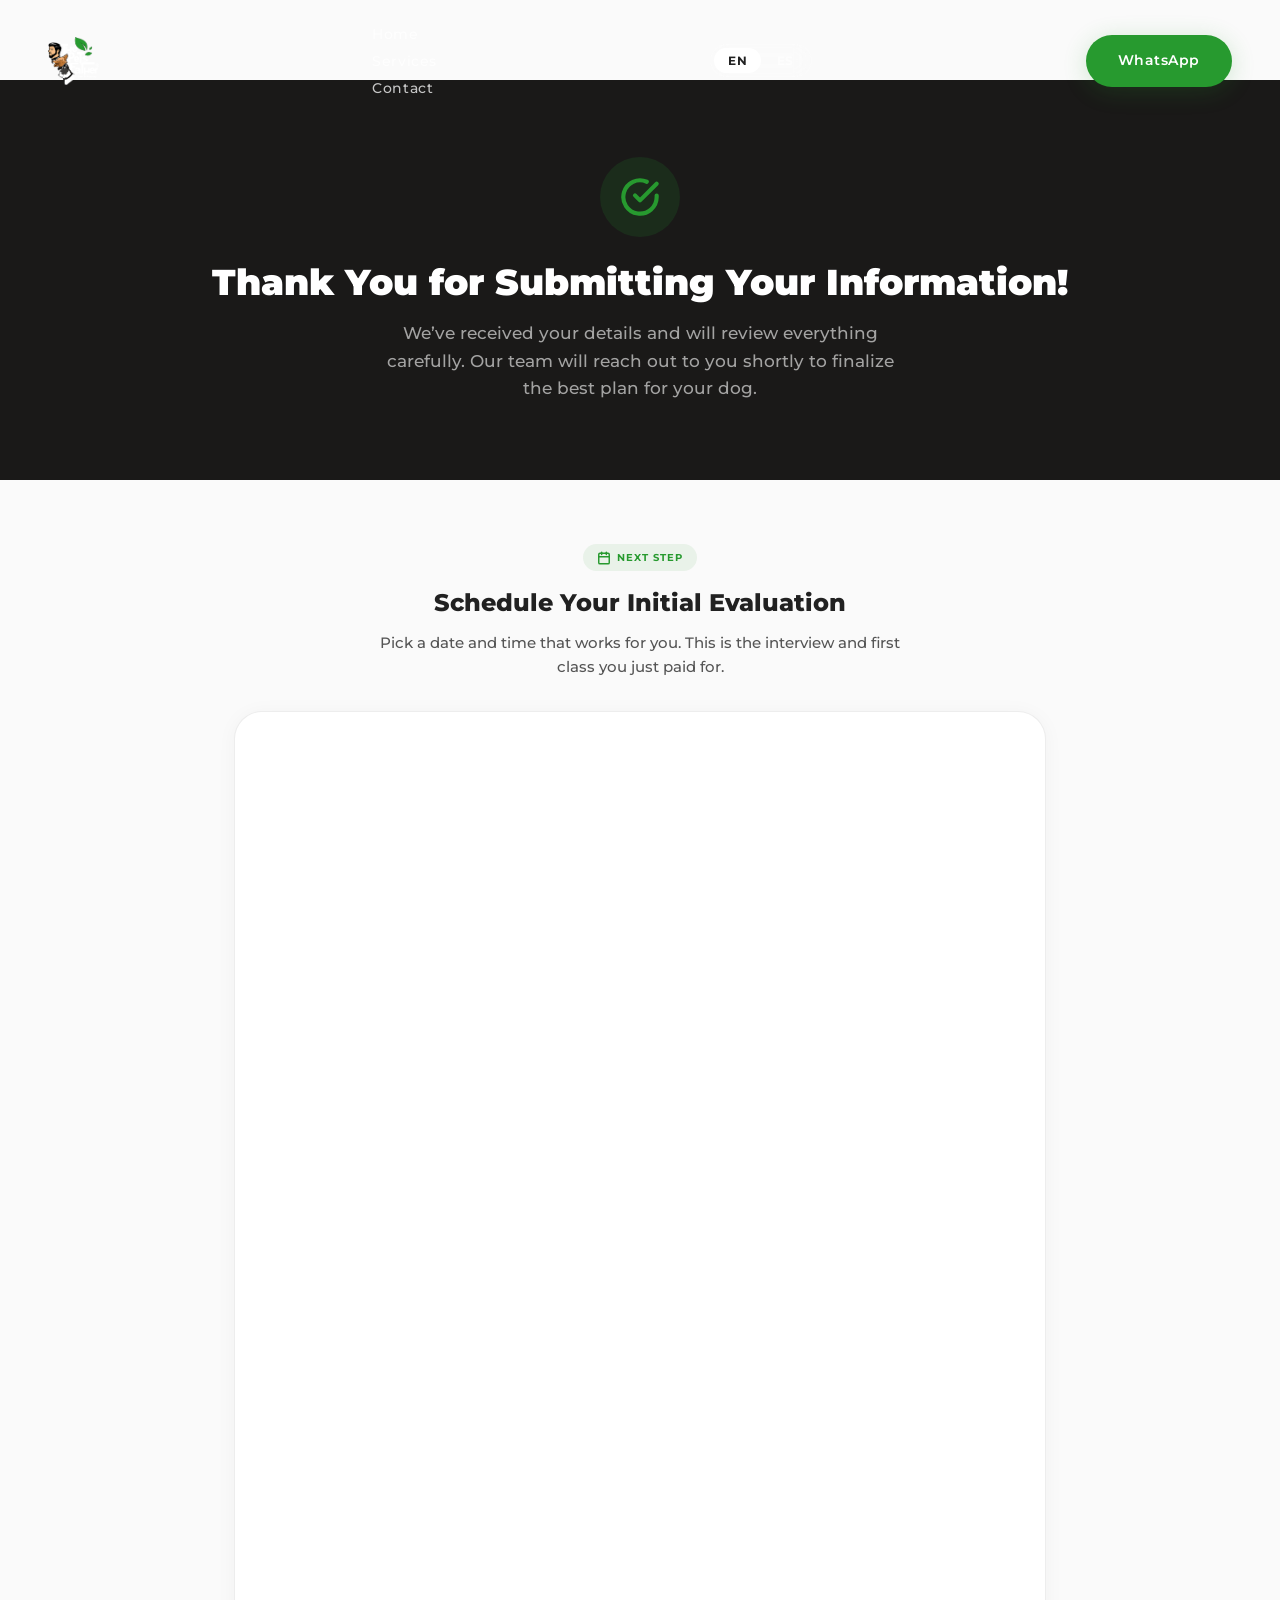
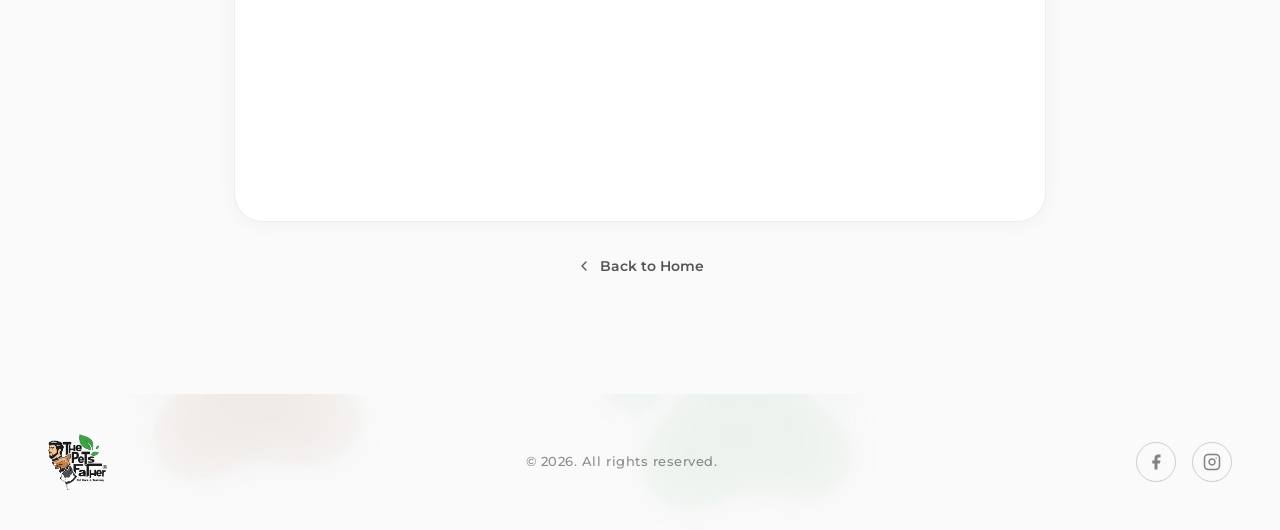
<file: gracias.html>
<!DOCTYPE html>
<html lang="en">

<head>
  <meta charset="UTF-8">
  <meta name="viewport" content="width=device-width, initial-scale=1.0">
  <title>Thank You — The Pets Father</title>
  <meta name="robots" content="noindex">
  <link rel="icon" href="Assets/favicon.webp" type="image/webp">
  <link rel="stylesheet" href="css/styles.css?v=20260420015536">
  <style>
    .ty-page {
      min-height: 100vh;
      background: var(--color-bg);
      padding-top: 5rem;
    }

    /* Hero confirmation */
    .ty-hero {
      background: var(--color-dark-deep);
      padding: clamp(3rem, 6vw, 5rem) 0;
      text-align: center;
    }

    .ty-hero__icon {
      width: 80px;
      height: 80px;
      border-radius: 50%;
      background: rgba(39, 154, 47, 0.15);
      display: flex;
      align-items: center;
      justify-content: center;
      margin: 0 auto 1.5rem;
    }

    .ty-hero__icon svg {
      width: 40px;
      height: 40px;
      color: var(--color-green);
    }

    .ty-hero__title {
      font-size: clamp(1.5rem, 3.5vw, 2.25rem);
      font-weight: 900;
      color: white;
      margin-bottom: 1rem;
      line-height: 1.2;
    }

    .ty-hero__desc {
      font-size: clamp(0.9rem, 1.5vw, 1.05rem);
      color: rgba(255, 255, 255, 0.6);
      max-width: 540px;
      margin: 0 auto;
      line-height: 1.65;
    }

    /* Schedule section */
    .ty-schedule {
      max-width: 860px;
      margin: 0 auto;
      padding: clamp(2.5rem, 5vw, 4rem) var(--space-md);
    }

    .ty-schedule__header {
      text-align: center;
      margin-bottom: 2rem;
    }

    .ty-schedule__badge {
      display: inline-flex;
      align-items: center;
      gap: 0.4rem;
      font-size: 0.65rem;
      font-weight: 700;
      letter-spacing: 0.1em;
      text-transform: uppercase;
      color: var(--color-green);
      background: rgba(39, 154, 47, 0.08);
      border-radius: 999px;
      padding: 0.3rem 0.85rem;
      margin-bottom: 0.75rem;
    }

    .ty-schedule__badge svg {
      width: 14px;
      height: 14px;
    }

    .ty-schedule__title {
      font-size: clamp(1.2rem, 2.5vw, 1.5rem);
      font-weight: 800;
      color: var(--color-text);
      margin-bottom: 0.5rem;
    }

    .ty-schedule__desc {
      font-size: 0.925rem;
      color: var(--color-text-light);
      line-height: 1.6;
      max-width: 520px;
      margin: 0 auto;
    }

    /* Calendly embed container */
    .ty-calendly {
      background: white;
      border-radius: var(--radius-xl);
      border: 1px solid rgba(33, 33, 33, 0.08);
      box-shadow: var(--shadow-subtle);
      overflow: visible;
      margin-bottom: 2rem;
    }

    .ty-calendly iframe {
      width: 100%;
      height: 1100px;
      border: none;
      border-radius: var(--radius-xl);
    }

    @media (max-width: 560px) {
      .ty-calendly iframe {
        height: 920px;
      }
    }

    /* Fallback / back link */
    .ty-back {
      text-align: center;
      padding-bottom: 3rem;
    }

    .ty-back a {
      display: inline-flex;
      align-items: center;
      gap: 0.5rem;
      font-size: 0.9rem;
      font-weight: 600;
      color: var(--color-text-light);
      text-decoration: none;
      transition: color 200ms ease;
    }

    .ty-back a:hover {
      color: var(--color-green);
    }

    .ty-back svg {
      width: 16px;
      height: 16px;
    }

    /* Lang toggle */
    .lang-toggle {
      display: inline-flex;
      align-items: center;
      background: rgba(255, 255, 255, 0.1);
      border: 1px solid rgba(255, 255, 255, 0.2);
      border-radius: 9999px;
      padding: 3px;
      gap: 2px;
      backdrop-filter: blur(8px);
      flex-shrink: 0;
    }

    .lang-toggle__btn {
      padding: 0.3rem 0.85rem;
      border-radius: 9999px;
      border: none;
      background: transparent;
      color: rgba(255, 255, 255, 0.6);
      font-family: inherit;
      font-size: 0.75rem;
      font-weight: 700;
      letter-spacing: 0.06em;
      cursor: pointer;
      transition: all 200ms ease;
    }

    .lang-toggle__btn--active {
      background: white;
      color: #212121;
    }
  </style>
</head>

<body>

  <!-- ── Header ── -->
  <header class="header" id="site-header">
    <div class="container header__inner">
      <a href="/" class="header__logo" aria-label="The Pets Father — Home">
        <img src="Assets/logo white font.webp" alt="The Pets Father" width="160" height="48">
      </a>
      <nav class="header__nav" aria-label="Main navigation">
        <ul class="header__nav-list">
          <li><a href="/" class="header__nav-link" id="nav-home">Home</a></li>
          <li><a href="/services" class="header__nav-link" id="nav-services">Services</a></li>
          <li><a href="/#contacto" class="header__nav-link" id="nav-contact">Contact</a></li>
        </ul>
      </nav>
      <div class="lang-toggle" role="group" aria-label="Select language">
        <button class="lang-toggle__btn lang-toggle__btn--active" data-lang="en" aria-pressed="true">EN</button>
        <button class="lang-toggle__btn" data-lang="es" aria-pressed="false">ES</button>
      </div>
      <a href="https://api.whatsapp.com/send/?phone=17868996085&text=Hola%2C+I%27d+like+to+get+started+with+The+Pets+Father&type=phone_number&app_absent=0"
        class="btn btn--primary header__cta" target="_blank" rel="noopener noreferrer" id="header-cta">WhatsApp</a>
      <button class="header__menu-toggle" aria-label="Open menu" aria-expanded="false" aria-controls="mobile-nav">
        <span></span><span></span><span></span>
      </button>
    </div>
    <nav class="mobile-nav" id="mobile-nav" aria-label="Mobile menu">
      <a href="/" class="mobile-nav__link" id="mobile-nav-home">Home</a>
      <a href="/services" class="mobile-nav__link" id="mobile-nav-services">Services</a>
      <a href="/#contacto" class="mobile-nav__link" id="mobile-nav-contact">Contact</a>
      <div class="lang-toggle" role="group" aria-label="Select language" style="margin-top:0.5rem;">
        <button class="lang-toggle__btn lang-toggle__btn--active" data-lang="en" aria-pressed="true">EN</button>
        <button class="lang-toggle__btn" data-lang="es" aria-pressed="false">ES</button>
      </div>
    </nav>
  </header>

  <div class="ty-page">
    <!-- ── Confirmation Hero ── -->
    <div class="ty-hero">
      <div class="container">
        <div class="ty-hero__icon">
          <svg viewBox="0 0 24 24" fill="none" stroke="currentColor" stroke-width="2.5" stroke-linecap="round"
            stroke-linejoin="round">
            <path d="M22 11.08V12a10 10 0 1 1-5.93-9.14" />
            <polyline points="22 4 12 14.01 9 11.01" />
          </svg>
        </div>
        <h1 class="ty-hero__title" id="ty-title">Thank You for Submitting Your Information!</h1>
        <p class="ty-hero__desc" id="ty-desc">We've received your details and will review everything carefully. Our team
          will reach out to you shortly to finalize the best plan for your dog.</p>
      </div>
    </div>

    <!-- ── Schedule Section ── -->
    <div class="ty-schedule">
      <div class="ty-schedule__header">
        <div class="ty-schedule__badge">
          <svg viewBox="0 0 24 24" fill="none" stroke="currentColor" stroke-width="2.5" stroke-linecap="round"
            stroke-linejoin="round">
            <rect x="3" y="4" width="18" height="18" rx="2" ry="2" />
            <line x1="16" y1="2" x2="16" y2="6" />
            <line x1="8" y1="2" x2="8" y2="6" />
            <line x1="3" y1="10" x2="21" y2="10" />
          </svg>
          <span id="ty-badge">NEXT STEP</span>
        </div>
        <h2 class="ty-schedule__title" id="ty-sched-title">Schedule Your Initial Evaluation</h2>
        <p class="ty-schedule__desc" id="ty-sched-desc">Pick a date and time that works for you. This is the interview
          and first class you just paid for.</p>
      </div>

      <!-- Calendly Inline Widget -->
      <div class="ty-calendly" id="calendly-container">
        <!-- REPLACE_CALENDLY_URL with your actual Calendly link -->
        <iframe
          src="https://calendly.com/thepetsfather22/initial-consultation?hide_gdpr_banner=1&background_color=fafafa&primary_color=279a2f"
          title="Schedule your evaluation"></iframe>
      </div>

      <div class="ty-back">
        <a href="/">
          <svg viewBox="0 0 24 24" fill="none" stroke="currentColor" stroke-width="2" stroke-linecap="round"
            stroke-linejoin="round">
            <polyline points="15 18 9 12 15 6" />
          </svg>
          <span id="ty-back-link">Back to Home</span>
        </a>
      </div>
    </div>
  </div>

  <!-- ── Footer ── -->
  <footer class="footer" style="background:#FAFAFA url('Assets/paws BG mobile.jpg') center/cover no-repeat;">
    <div class="container footer__inner">
      <a href="/" class="footer__logo" aria-label="The Pets Father — Home">
        <img src="Assets/logo black font.webp" alt="The Pets Father" width="140" height="42" loading="lazy">
      </a>
      <p class="footer__copy" style="color:rgba(33,33,33,0.5);" id="footer-copy">&copy; 2026. All rights reserved.</p>
      <div class="footer__social">
        <a href="https://www.facebook.com/thepetsfather" class="footer__social-link"
          style="border:1px solid rgba(33,33,33,0.2);color:rgba(33,33,33,0.55);" target="_blank"
          rel="noopener noreferrer" aria-label="Facebook">
          <svg viewBox="0 0 24 24" fill="currentColor" width="20" height="20" aria-hidden="true">
            <path d="M18 2h-3a5 5 0 0 0-5 5v3H7v4h3v8h4v-8h3l1-4h-4V7a1 1 0 0 1 1-1h3z" />
          </svg>
        </a>
        <a href="https://www.instagram.com/thepetsfather/" class="footer__social-link"
          style="border:1px solid rgba(33,33,33,0.2);color:rgba(33,33,33,0.55);" target="_blank"
          rel="noopener noreferrer" aria-label="Instagram">
          <svg viewBox="0 0 24 24" fill="none" stroke="currentColor" stroke-width="2" stroke-linecap="round"
            stroke-linejoin="round" width="20" height="20" aria-hidden="true">
            <rect x="2" y="2" width="20" height="20" rx="5" ry="5" />
            <path d="M16 11.37A4 4 0 1 1 12.63 8 4 4 0 0 1 16 11.37z" />
            <line x1="17.5" y1="6.5" x2="17.51" y2="6.5" />
          </svg>
        </a>
      </div>
    </div>
  </footer>

  <script src="js/main.js?v=20260420015536"></script>
  <script>
    (function () {
      var TRANSLATIONS = {
        'nav-home': { en: { text: 'Home' }, es: { text: 'Inicio' } },
        'nav-services': { en: { text: 'Services' }, es: { text: 'Servicios' } },
        'nav-contact': { en: { text: 'Contact' }, es: { text: 'Contacto' } },
        'mobile-nav-home': { en: { text: 'Home' }, es: { text: 'Inicio' } },
        'mobile-nav-services': { en: { text: 'Services' }, es: { text: 'Servicios' } },
        'mobile-nav-contact': { en: { text: 'Contact' }, es: { text: 'Contacto' } },
        'header-cta': { en: { text: 'WhatsApp' }, es: { text: 'WhatsApp' } },
        // Thank-you content
        'ty-title': { en: { text: 'Thank You for Submitting Your Information!' }, es: { text: '\u00a1Gracias por Enviar tu Informaci\u00f3n!' } },
        'ty-desc': { en: { text: "We\u2019ve received your details and will review everything carefully. Our team will reach out to you shortly to finalize the best plan for your dog." }, es: { text: 'Hemos recibido tu informaci\u00f3n y la revisaremos con cuidado. Nuestro equipo se pondr\u00e1 en contacto contigo pronto para dise\u00f1ar el mejor plan para tu perro.' } },
        'ty-badge': { en: { text: 'NEXT STEP' }, es: { text: 'SIGUIENTE PASO' } },
        'ty-sched-title': { en: { text: 'Schedule Your Initial Evaluation' }, es: { text: 'Agenda tu Evaluaci\u00f3n Inicial' } },
        'ty-sched-desc': { en: { text: 'Pick a date and time that works for you. This is the interview and first class you just paid for.' }, es: { text: 'Elige una fecha y hora que te funcione. Esta es la entrevista y primera clase que acabas de pagar.' } },
        'ty-back-link': { en: { text: 'Back to Home' }, es: { text: 'Volver al Inicio' } },
        'footer-copy': { en: { text: '\u00a9 2026. All rights reserved.' }, es: { text: '\u00a9 2026. Todos los derechos reservados.' } }
      };

      function applyLang(lang) {
        document.documentElement.lang = lang;
        document.title = lang === 'es' ? '\u00a1Gracias! \u2014 The Pets Father' : 'Thank You \u2014 The Pets Father';
        Object.keys(TRANSLATIONS).forEach(function (id) {
          var el = document.getElementById(id);
          if (!el) return;
          var t = TRANSLATIONS[id][lang];
          if (!t) return;
          if (t.href !== undefined) { el.href = t.href; }
          if (t.html !== undefined) {
            el.innerHTML = t.html;
          } else if (t.text !== undefined) {
            el.textContent = t.text;
          }
        });
        document.querySelectorAll('.lang-toggle__btn').forEach(function (btn) {
          var active = btn.dataset.lang === lang;
          btn.classList.toggle('lang-toggle__btn--active', active);
          btn.setAttribute('aria-pressed', active ? 'true' : 'false');
        });
        try { localStorage.setItem('tpf-lang', lang); } catch (e) { }
      }

      var saved = 'en';
      try { saved = localStorage.getItem('tpf-lang') || 'en'; } catch (e) { }
      applyLang(saved);

      document.querySelectorAll('.lang-toggle__btn').forEach(function (btn) {
        btn.addEventListener('click', function () { applyLang(this.dataset.lang); });
      });
    })();
  </script>
</body>

</html>
</file>
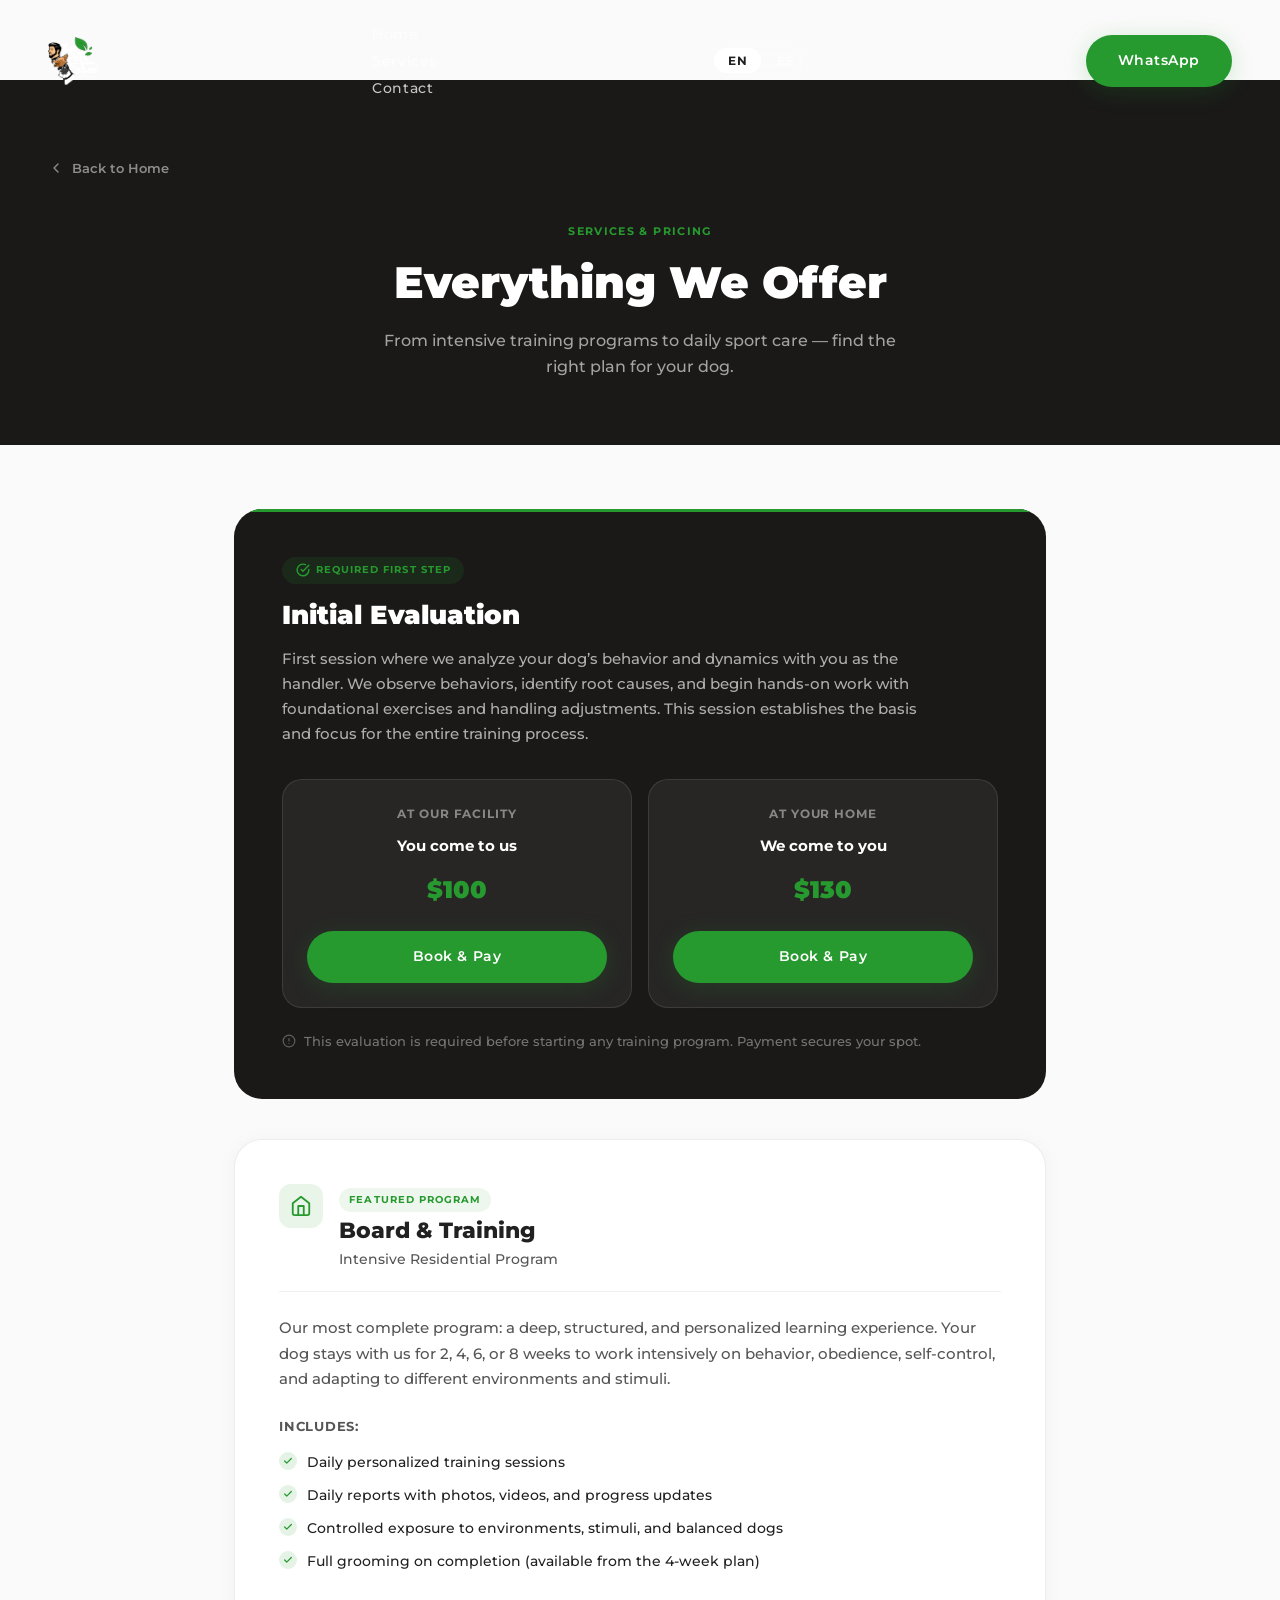
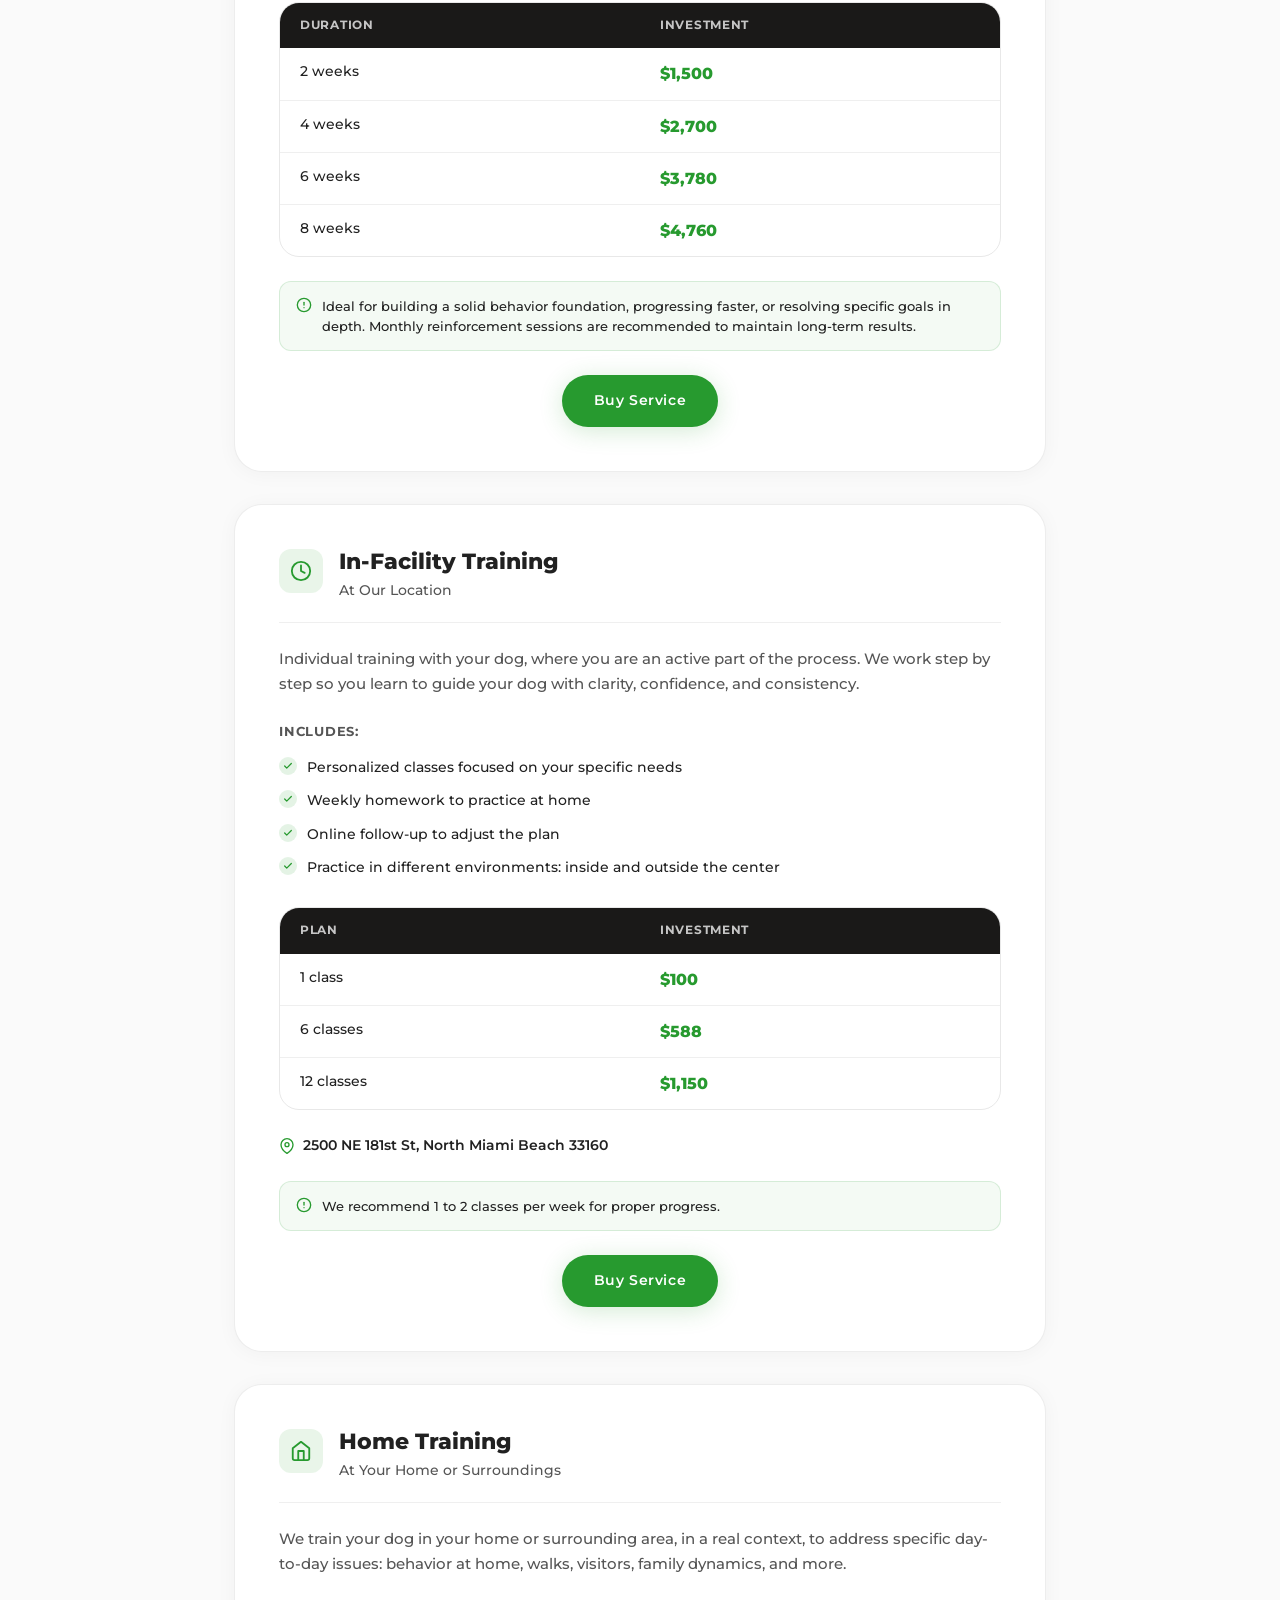
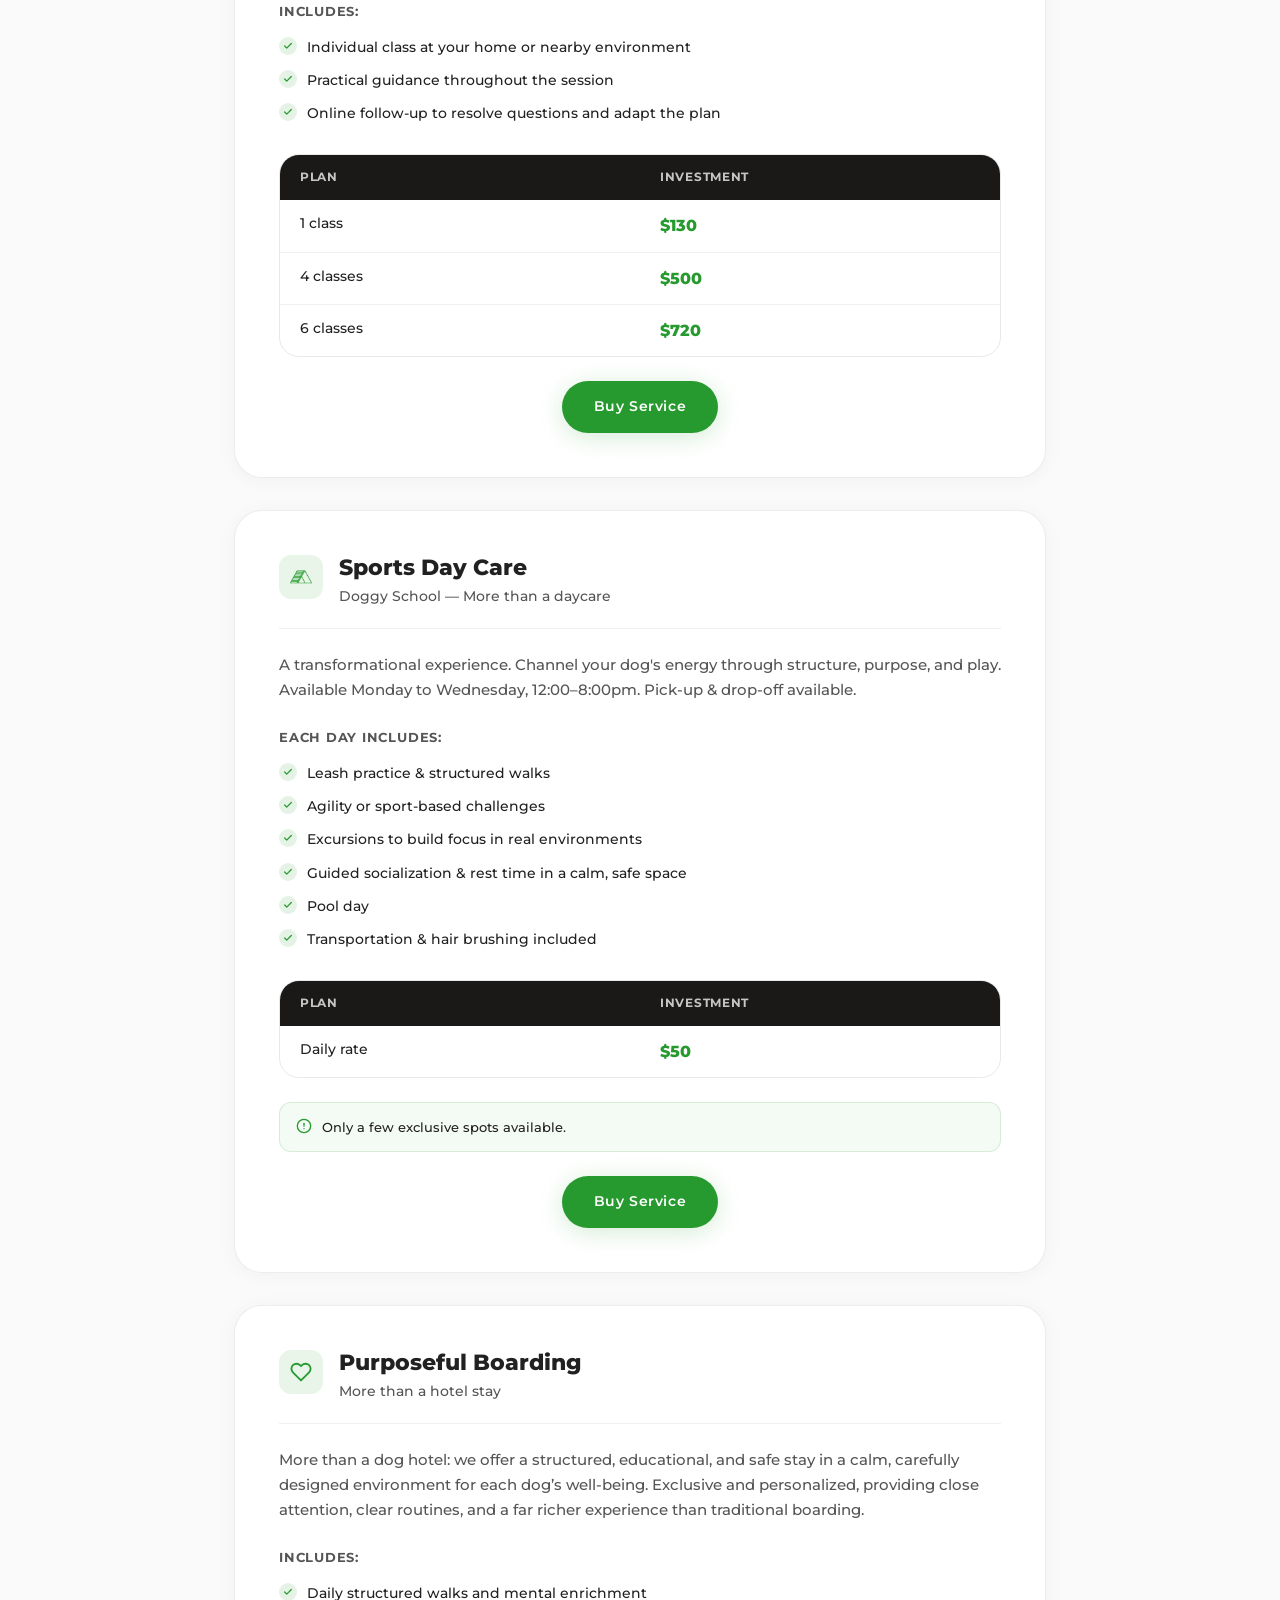
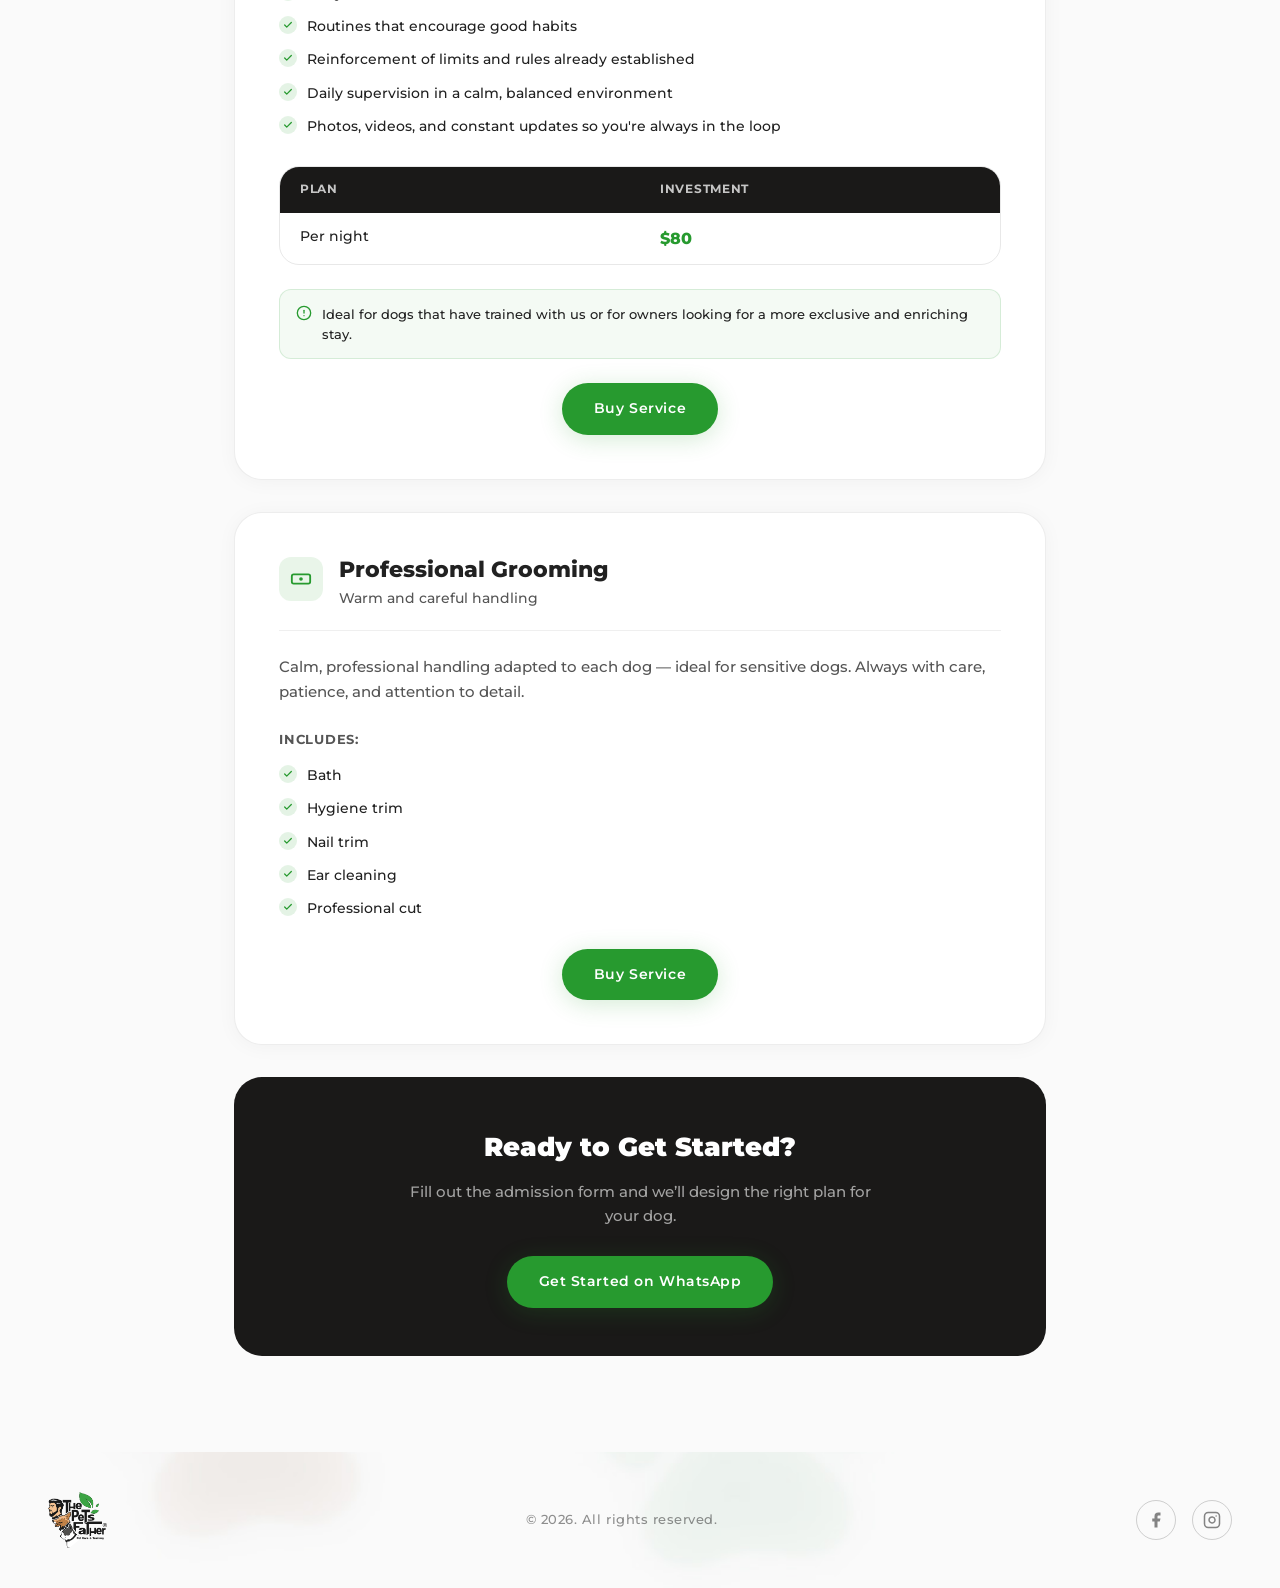
<file: services.html>
<!DOCTYPE html>
<html lang="en">

<head>
  <meta charset="UTF-8">
  <meta name="viewport" content="width=device-width, initial-scale=1.0">
  <title>Services &amp; Pricing — The Pets Father</title>
  <meta name="description"
    content="Full services and pricing for The Pets Father: Board & Training, Daycare, Purposeful Boarding, In-Facility Training, Home Training, and Professional Grooming.">
  <link rel="icon" href="Assets/favicon.webp" type="image/webp">
  <link rel="stylesheet" href="css/styles.css?v=20260420015536">
  <style>
    /* ── Services Page ── */
    .svc-page {
      min-height: 100vh;
      background: var(--color-bg);
      padding-top: 5rem;
    }

    /* Hero */
    .svc-hero {
      background: var(--color-dark-deep);
      padding: clamp(3rem, 6vw, 5rem) 0 clamp(2.5rem, 5vw, 4rem);
      text-align: center;
    }

    .svc-hero__back-row {
      display: block;
      text-align: left;
      margin-bottom: 2rem;
    }

    .svc-hero__back {
      display: inline-flex;
      align-items: center;
      gap: 0.5rem;
      font-size: 0.825rem;
      font-weight: 600;
      color: rgba(255, 255, 255, 0.5);
      text-decoration: none;
      transition: color 200ms ease;
    }

    .svc-hero__back:hover {
      color: white;
    }

    .svc-hero__back svg {
      width: 16px;
      height: 16px;
    }

    .svc-hero__eyebrow {
      display: inline-block;
      font-size: 0.7rem;
      font-weight: 700;
      letter-spacing: 0.12em;
      color: var(--color-green);
      text-transform: uppercase;
      margin-bottom: 1rem;
    }

    .svc-hero__title {
      font-size: clamp(1.75rem, 4vw, 2.75rem);
      font-weight: 900;
      color: var(--color-white);
      line-height: 1.15;
      margin: 0 auto 1.25rem;
      max-width: 640px;
    }

    .svc-hero__desc {
      font-size: clamp(0.9rem, 1.5vw, 1rem);
      color: rgba(255, 255, 255, 0.6);
      max-width: 520px;
      margin: 0 auto;
      line-height: 1.65;
    }

    /* Body */
    .svc-body {
      max-width: 860px;
      margin: 0 auto;
      padding: clamp(2.5rem, 5vw, 4rem) var(--space-md);
    }

    /* Section block */
    .svc-block {
      background: white;
      border-radius: var(--radius-xl);
      border: 1px solid rgba(33, 33, 33, 0.08);
      padding: clamp(2rem, 4vw, 2.75rem);
      margin-bottom: 2rem;
      box-shadow: var(--shadow-subtle);
      scroll-margin-top: 6rem;
    }

    .svc-block__header {
      display: flex;
      align-items: flex-start;
      gap: 1rem;
      margin-bottom: 1.5rem;
      padding-bottom: 1.25rem;
      border-bottom: 1px solid rgba(33, 33, 33, 0.07);
    }

    .svc-block__icon {
      width: 44px;
      height: 44px;
      border-radius: 12px;
      background: rgba(39, 154, 47, 0.1);
      display: flex;
      align-items: center;
      justify-content: center;
      flex-shrink: 0;
      color: var(--color-green);
    }

    .svc-block__icon svg {
      width: 22px;
      height: 22px;
    }

    .svc-block__heading {
      flex: 1;
    }

    .svc-block__tag {
      display: inline-block;
      font-size: 0.65rem;
      font-weight: 700;
      letter-spacing: 0.1em;
      text-transform: uppercase;
      color: var(--color-green);
      background: rgba(39, 154, 47, 0.08);
      border-radius: 999px;
      padding: 0.2rem 0.65rem;
      margin-bottom: 0.4rem;
    }

    .svc-block__title {
      font-size: clamp(1.1rem, 2.5vw, 1.35rem);
      font-weight: 800;
      color: var(--color-text);
      line-height: 1.2;
      margin: 0;
    }

    .svc-block__subtitle {
      font-size: 0.85rem;
      color: var(--color-text-light);
      margin-top: 0.25rem;
    }

    .svc-block__desc {
      font-size: 0.925rem;
      color: var(--color-text-light);
      line-height: 1.7;
      margin-bottom: 1.5rem;
    }

    /* Includes list */
    .svc-includes {
      list-style: none;
      padding: 0;
      margin: 0 0 1.75rem;
      display: flex;
      flex-direction: column;
      gap: 0.55rem;
    }

    .svc-includes li {
      display: flex;
      align-items: flex-start;
      gap: 0.6rem;
      font-size: 0.9rem;
      color: var(--color-text);
    }

    .svc-includes li::before {
      content: '';
      width: 18px;
      height: 18px;
      border-radius: 50%;
      background: rgba(39, 154, 47, 0.12);
      flex-shrink: 0;
      background-image: url("data:image/svg+xml,%3Csvg xmlns='http://www.w3.org/2000/svg' width='10' height='10' viewBox='0 0 24 24' fill='none' stroke='%23279A2F' stroke-width='3' stroke-linecap='round' stroke-linejoin='round'%3E%3Cpolyline points='20 6 9 17 4 12'/%3E%3C/svg%3E");
      background-repeat: no-repeat;
      background-position: center;
      margin-top: 2px;
    }

    /* Pricing table */
    .svc-pricing {
      border: 1px solid rgba(33, 33, 33, 0.1);
      border-radius: var(--radius-lg);
      overflow: hidden;
      margin-bottom: 1.5rem;
    }

    .svc-pricing__row {
      display: grid;
      grid-template-columns: 1fr 1fr;
      border-bottom: 1px solid rgba(33, 33, 33, 0.07);
    }

    .svc-pricing__row:last-child {
      border-bottom: none;
    }

    .svc-pricing__row--header {
      background: var(--color-dark-deep);
      color: white;
    }

    .svc-pricing__cell {
      padding: 0.75rem 1.25rem;
      font-size: 0.875rem;
      font-weight: 500;
      color: var(--color-text);
    }

    .svc-pricing__row--header .svc-pricing__cell {
      font-size: 0.75rem;
      font-weight: 700;
      letter-spacing: 0.06em;
      text-transform: uppercase;
      color: rgba(255, 255, 255, 0.75);
    }

    .svc-pricing__cell--price {
      font-weight: 800;
      font-size: 1rem;
      color: var(--color-green);
    }

    /* Wide pricing table (4 columns for Board & Training) */
    .svc-pricing--wide .svc-pricing__row {
      grid-template-columns: 1.4fr 1fr 1fr 1fr 1fr;
    }

    @media (max-width: 600px) {
      .svc-pricing--wide .svc-pricing__row {
        grid-template-columns: 1fr 1fr;
      }

      .svc-pricing--wide .svc-pricing__row--header .svc-pricing__cell:not(:first-child) {
        display: none;
      }

      .svc-pricing--wide .svc-pricing__cell:not(:first-child):not(:nth-child(2)) {
        display: none;
      }
    }

    /* Note */
    .svc-note {
      display: flex;
      gap: 0.6rem;
      align-items: flex-start;
      background: rgba(39, 154, 47, 0.05);
      border: 1px solid rgba(39, 154, 47, 0.15);
      border-radius: var(--radius-md);
      padding: 0.85rem 1rem;
      font-size: 0.825rem;
      color: var(--color-text);
      line-height: 1.55;
      margin-bottom: 1.5rem;
    }

    .svc-note svg {
      width: 16px;
      height: 16px;
      flex-shrink: 0;
      color: var(--color-green);
      margin-top: 1px;
    }

    /* Location */
    .svc-location {
      display: inline-flex;
      align-items: center;
      gap: 0.5rem;
      font-size: 0.85rem;
      font-weight: 600;
      color: var(--color-text);
      margin-bottom: 1.5rem;
    }

    .svc-location svg {
      width: 16px;
      height: 16px;
      color: var(--color-green);
    }

    /* Actions */
    .svc-block__actions {
      display: flex;
      justify-content: center;
      gap: 0.75rem;
      flex-wrap: wrap;
      margin-top: 1rem;
    }

    /* Final CTA strip */
    .svc-cta {
      background: var(--color-dark-deep);
      border-radius: var(--radius-xl);
      padding: clamp(2rem, 4vw, 3rem);
      text-align: center;
      margin-bottom: 2rem;
    }

    .svc-cta__title {
      font-size: clamp(1.2rem, 3vw, 1.6rem);
      font-weight: 900;
      color: var(--color-white);
      margin-bottom: 0.75rem;
    }

    .svc-cta__desc {
      font-size: 0.925rem;
      color: rgba(255, 255, 255, 0.6);
      margin-bottom: 1.75rem;
      max-width: 480px;
      margin-left: auto;
      margin-right: auto;
      line-height: 1.6;
    }

    /* Lang toggle (reuse from main) */
    .lang-toggle {
      display: inline-flex;
      align-items: center;
      background: rgba(255, 255, 255, 0.1);
      border: 1px solid rgba(255, 255, 255, 0.2);
      border-radius: 9999px;
      padding: 3px;
      gap: 2px;
      backdrop-filter: blur(8px);
      flex-shrink: 0;
    }

    .lang-toggle__btn {
      padding: 0.3rem 0.85rem;
      border-radius: 9999px;
      border: none;
      background: transparent;
      color: rgba(255, 255, 255, 0.6);
      font-family: inherit;
      font-size: 0.75rem;
      font-weight: 700;
      letter-spacing: 0.06em;
      cursor: pointer;
      transition: all 200ms ease;
    }

    .lang-toggle__btn--active {
      background: white;
      color: #212121;
    }

    /* ── Evaluation highlight block ── */
    .svc-eval {
      background: var(--color-dark-deep);
      border-radius: var(--radius-xl);
      padding: clamp(2rem, 4vw, 3rem);
      margin-bottom: 2.5rem;
      position: relative;
      overflow: hidden;
    }

    .svc-eval::before {
      content: '';
      position: absolute;
      top: 0;
      left: 0;
      right: 0;
      height: 3px;
      background: var(--color-green);
    }

    .svc-eval__badge {
      display: inline-flex;
      align-items: center;
      gap: 0.4rem;
      font-size: 0.65rem;
      font-weight: 700;
      letter-spacing: 0.1em;
      text-transform: uppercase;
      color: var(--color-green);
      background: rgba(39, 154, 47, 0.12);
      border-radius: 999px;
      padding: 0.3rem 0.85rem;
      margin-bottom: 1rem;
    }

    .svc-eval__badge svg {
      width: 14px;
      height: 14px;
    }

    .svc-eval__title {
      font-size: clamp(1.3rem, 3vw, 1.6rem);
      font-weight: 900;
      color: white;
      margin-bottom: 1rem;
      line-height: 1.2;
    }

    .svc-eval__desc {
      font-size: 0.925rem;
      color: rgba(255, 255, 255, 0.65);
      line-height: 1.7;
      margin-bottom: 2rem;
      max-width: 640px;
    }

    .svc-eval__options {
      display: grid;
      grid-template-columns: 1fr 1fr;
      gap: 1rem;
      margin-bottom: 1.5rem;
    }

    @media (max-width: 560px) {
      .svc-eval__options {
        grid-template-columns: 1fr;
      }
    }

    .svc-eval__card {
      background: rgba(255, 255, 255, 0.06);
      border: 1px solid rgba(255, 255, 255, 0.1);
      border-radius: var(--radius-lg);
      padding: 1.5rem;
      text-align: center;
      transition: border-color 200ms ease;
    }

    .svc-eval__card:hover {
      border-color: var(--color-green);
    }

    .svc-eval__card-label {
      font-size: 0.75rem;
      font-weight: 700;
      letter-spacing: 0.08em;
      text-transform: uppercase;
      color: rgba(255, 255, 255, 0.45);
      margin-bottom: 0.5rem;
    }

    .svc-eval__card-title {
      font-size: 0.95rem;
      font-weight: 700;
      color: white;
      margin-bottom: 0.75rem;
    }

    .svc-eval__card-price {
      font-size: 1.5rem;
      font-weight: 900;
      color: var(--color-green);
      margin-bottom: 1.25rem;
    }

    .svc-eval__card .btn {
      width: 100%;
      text-align: center;
      justify-content: center;
    }

    .svc-eval__note {
      display: flex;
      align-items: flex-start;
      gap: 0.5rem;
      font-size: 0.8rem;
      color: rgba(255, 255, 255, 0.4);
      line-height: 1.5;
    }

    .svc-eval__note svg {
      width: 14px;
      height: 14px;
      flex-shrink: 0;
      margin-top: 2px;
      color: rgba(255, 255, 255, 0.3);
    }
  </style>
</head>

<body>

  <!-- ── Header ── -->
  <header class="header" id="site-header">
    <div class="container header__inner">
      <a href="/" class="header__logo" aria-label="The Pets Father — Home">
        <img src="Assets/logo white font.webp" alt="The Pets Father" width="160" height="48">
      </a>
      <nav class="header__nav" aria-label="Main navigation">
        <ul class="header__nav-list">
          <li><a href="/" class="header__nav-link" id="nav-home">Home</a></li>
          <li><a href="/services" class="header__nav-link" id="nav-services">Services</a></li>
          <li><a href="/#contacto" class="header__nav-link" id="nav-contact">Contact</a></li>
        </ul>
      </nav>
      <div class="lang-toggle" role="group" aria-label="Select language">
        <button class="lang-toggle__btn lang-toggle__btn--active" data-lang="en" aria-pressed="true">EN</button>
        <button class="lang-toggle__btn" data-lang="es" aria-pressed="false">ES</button>
      </div>
      <a href="https://api.whatsapp.com/send/?phone=17868996085&text=Hola%2C+me+interesa+el+servicio+de+%2ACuidado+Exclusivo%2A&type=phone_number&app_absent=0"
        class="btn btn--primary header__cta" target="_blank" rel="noopener noreferrer" id="header-cta">
        WhatsApp
      </a>
      <button class="header__menu-toggle" aria-label="Open menu" aria-expanded="false" aria-controls="mobile-nav">
        <span></span><span></span><span></span>
      </button>
    </div>
    <nav class="mobile-nav" id="mobile-nav" aria-label="Mobile menu">
      <a href="/" class="mobile-nav__link" id="mobile-nav-home">Home</a>
      <a href="/services" class="mobile-nav__link" id="mobile-nav-services">Services</a>
      <a href="/#contacto" class="mobile-nav__link" id="mobile-nav-contact">Contact</a>
      <a href="https://api.whatsapp.com/send/?phone=17868996085&text=Hola%2C+me+interesa+el+servicio+de+%2ACuidado+Exclusivo%2A&type=phone_number&app_absent=0"
        class="btn btn--primary" id="mobile-cta" target="_blank" rel="noopener noreferrer">Book a consultation</a>
      <div class="lang-toggle" role="group" aria-label="Select language" style="margin-top:0.5rem;">
        <button class="lang-toggle__btn lang-toggle__btn--active" data-lang="en" aria-pressed="true">EN</button>
        <button class="lang-toggle__btn" data-lang="es" aria-pressed="false">ES</button>
      </div>
    </nav>
  </header>

  <!-- ── Page Hero ── -->
  <div class="svc-page">
    <div class="svc-hero">
      <div class="container">
        <div class="svc-hero__back-row">
          <a href="/" class="svc-hero__back">
            <svg viewBox="0 0 24 24" fill="none" stroke="currentColor" stroke-width="2" stroke-linecap="round"
              stroke-linejoin="round">
              <polyline points="15 18 9 12 15 6" />
            </svg>
            <span id="hero-back">Back to Home</span>
          </a>
        </div>
        <p class="svc-hero__eyebrow" id="hero-eyebrow">SERVICES &amp; PRICING</p>
        <h1 class="svc-hero__title" id="hero-title">Everything We Offer</h1>
        <p class="svc-hero__desc" id="hero-desc">From intensive training programs to daily sport care — find the right
          plan for your dog.</p>
      </div>
    </div>

    <!-- ── Services Body ── -->
    <div class="svc-body">

      <!-- 0. Evaluación Inicial — Required first step -->
      <div class="svc-eval" id="evaluacion">
        <div class="svc-eval__badge">
          <svg viewBox="0 0 24 24" fill="none" stroke="currentColor" stroke-width="2.5" stroke-linecap="round"
            stroke-linejoin="round">
            <path d="M22 11.08V12a10 10 0 1 1-5.93-9.14" />
            <polyline points="22 4 12 14.01 9 11.01" />
          </svg>
          <span id="eval-badge">REQUIRED FIRST STEP</span>
        </div>
        <h2 class="svc-eval__title" id="eval-title">Initial Evaluation</h2>
        <p class="svc-eval__desc" id="eval-desc">First session where we analyze your dog's behavior and dynamics with
          you as the handler. We observe behaviors, identify root causes, and begin hands-on work with foundational
          exercises and handling adjustments. This session establishes the basis and focus for the entire training
          process.</p>

        <div class="svc-eval__options">
          <!-- Option A: At our facility -->
          <div class="svc-eval__card">
            <p class="svc-eval__card-label" id="eval-a-label">AT OUR FACILITY</p>
            <p class="svc-eval__card-title" id="eval-a-title">You come to us</p>
            <p class="svc-eval__card-price">$100</p>
            <a href="https://buy.stripe.com/cNi7sL9hY2yC6jW3r4aAw01" class="btn btn--primary" id="eval-a-btn"
              target="_blank" rel="noopener noreferrer">Book &amp; Pay</a>
          </div>
          <!-- Option B: At your home -->
          <div class="svc-eval__card">
            <p class="svc-eval__card-label" id="eval-b-label">AT YOUR HOME</p>
            <p class="svc-eval__card-title" id="eval-b-title">We come to you</p>
            <p class="svc-eval__card-price">$130</p>
            <a href="https://buy.stripe.com/bJe4gzdye1uygYA3r4aAw02" class="btn btn--primary" id="eval-b-btn"
              target="_blank" rel="noopener noreferrer">Book &amp; Pay</a>
          </div>
        </div>

        <div class="svc-eval__note">
          <svg viewBox="0 0 24 24" fill="none" stroke="currentColor" stroke-width="2" stroke-linecap="round"
            stroke-linejoin="round">
            <circle cx="12" cy="12" r="10" />
            <line x1="12" y1="8" x2="12" y2="12" />
            <line x1="12" y1="16" x2="12.01" y2="16" />
          </svg>
          <span id="eval-note">This evaluation is required before starting any training program. Payment secures your
            spot.</span>
        </div>
      </div>

      <!-- 1. Board & Training -->
      <div class="svc-block" id="board-training">
        <div class="svc-block__header">
          <div class="svc-block__icon" aria-hidden="true">
            <svg viewBox="0 0 24 24" fill="none" stroke="currentColor" stroke-width="2" stroke-linecap="round"
              stroke-linejoin="round">
              <path d="M3 9l9-7 9 7v11a2 2 0 0 1-2 2H5a2 2 0 0 1-2-2z" />
              <polyline points="9 22 9 12 15 12 15 22" />
            </svg>
          </div>
          <div class="svc-block__heading">
            <span class="svc-block__tag" id="bt-tag">FEATURED PROGRAM</span>
            <h2 class="svc-block__title" id="bt-title">Board &amp; Training</h2>
            <p class="svc-block__subtitle" id="bt-subtitle">Intensive Residential Program</p>
          </div>
        </div>
        <p class="svc-block__desc" id="bt-desc">Our most complete program: a deep, structured, and personalized learning
          experience. Your dog stays with us for 2, 4, 6, or 8 weeks to work intensively on behavior, obedience,
          self-control, and adapting to different environments and stimuli.</p>

        <p style="font-size:0.8rem;font-weight:700;letter-spacing:0.06em;color:var(--color-text-light);text-transform:uppercase;margin-bottom:0.75rem;"
          id="bt-includes-label">INCLUDES:</p>
        <ul class="svc-includes" id="bt-includes">
          <li id="bt-li-1">Daily personalized training sessions</li>
          <li id="bt-li-2">Daily reports with photos, videos, and progress updates</li>
          <li id="bt-li-3">Controlled exposure to environments, stimuli, and balanced dogs</li>
          <li id="bt-li-4">Full grooming on completion (available from the 4-week plan)</li>
        </ul>

        <div class="svc-pricing">
          <div class="svc-pricing__row svc-pricing__row--header">
            <div class="svc-pricing__cell" id="bt-col-duration">DURATION</div>
            <div class="svc-pricing__cell" id="bt-col-investment">INVESTMENT</div>
          </div>
          <div class="svc-pricing__row">
            <div class="svc-pricing__cell" id="bt-row-2w">2 weeks</div>
            <div class="svc-pricing__cell svc-pricing__cell--price">$1,500</div>
          </div>
          <div class="svc-pricing__row">
            <div class="svc-pricing__cell" id="bt-row-4w">4 weeks</div>
            <div class="svc-pricing__cell svc-pricing__cell--price">$2,700</div>
          </div>
          <div class="svc-pricing__row">
            <div class="svc-pricing__cell" id="bt-row-6w">6 weeks</div>
            <div class="svc-pricing__cell svc-pricing__cell--price">$3,780</div>
          </div>
          <div class="svc-pricing__row">
            <div class="svc-pricing__cell" id="bt-row-8w">8 weeks</div>
            <div class="svc-pricing__cell svc-pricing__cell--price">$4,760</div>
          </div>
        </div>

        <div class="svc-note">
          <svg viewBox="0 0 24 24" fill="none" stroke="currentColor" stroke-width="2" stroke-linecap="round"
            stroke-linejoin="round">
            <circle cx="12" cy="12" r="10" />
            <line x1="12" y1="8" x2="12" y2="12" />
            <line x1="12" y1="16" x2="12.01" y2="16" />
          </svg>
          <span id="bt-note">Ideal for building a solid behavior foundation, progressing faster, or resolving specific
            goals in depth. Monthly reinforcement sessions are recommended to maintain long-term results.</span>
        </div>

        <div class="svc-block__actions">
          <a href="https://api.whatsapp.com/send/?phone=17868996085&text=Hola%2C+I%27m+interested+in+the+*Board+%26+Training*+program&type=phone_number&app_absent=0"
            class="btn btn--primary" id="bt-cta" target="_blank" rel="noopener noreferrer">Buy Service</a>
        </div>
      </div>

      <!-- 2. In-Facility Training -->
      <div class="svc-block" id="in-facility">
        <div class="svc-block__header">
          <div class="svc-block__icon" aria-hidden="true">
            <svg viewBox="0 0 24 24" fill="none" stroke="currentColor" stroke-width="2" stroke-linecap="round"
              stroke-linejoin="round">
              <circle cx="12" cy="12" r="10" />
              <polyline points="12 6 12 12 16 14" />
            </svg>
          </div>
          <div class="svc-block__heading">
            <h2 class="svc-block__title" id="if-title">In-Facility Training</h2>
            <p class="svc-block__subtitle" id="if-subtitle">At Our Location</p>
          </div>
        </div>
        <p class="svc-block__desc" id="if-desc">Individual training with your dog, where you are an active part of the
          process. We work step by step so you learn to guide your dog with clarity, confidence, and consistency.</p>

        <p style="font-size:0.8rem;font-weight:700;letter-spacing:0.06em;color:var(--color-text-light);text-transform:uppercase;margin-bottom:0.75rem;"
          id="if-includes-label">INCLUDES:</p>
        <ul class="svc-includes" id="if-includes">
          <li id="if-li-1">Personalized classes focused on your specific needs</li>
          <li id="if-li-2">Weekly homework to practice at home</li>
          <li id="if-li-3">Online follow-up to adjust the plan</li>
          <li id="if-li-4">Practice in different environments: inside and outside the center</li>
        </ul>

        <div class="svc-pricing">
          <div class="svc-pricing__row svc-pricing__row--header">
            <div class="svc-pricing__cell" id="if-col-plan">PLAN</div>
            <div class="svc-pricing__cell" id="if-col-investment">INVESTMENT</div>
          </div>
          <div class="svc-pricing__row">
            <div class="svc-pricing__cell" id="if-row-1c">1 class</div>
            <div class="svc-pricing__cell svc-pricing__cell--price">$100</div>
          </div>
          <div class="svc-pricing__row">
            <div class="svc-pricing__cell" id="if-row-6c">6 classes</div>
            <div class="svc-pricing__cell svc-pricing__cell--price">$588</div>
          </div>
          <div class="svc-pricing__row">
            <div class="svc-pricing__cell" id="if-row-12c">12 classes</div>
            <div class="svc-pricing__cell svc-pricing__cell--price">$1,150</div>
          </div>
        </div>

        <div class="svc-location">
          <svg viewBox="0 0 24 24" fill="none" stroke="currentColor" stroke-width="2" stroke-linecap="round"
            stroke-linejoin="round">
            <path d="M21 10c0 7-9 13-9 13s-9-6-9-13a9 9 0 0 1 18 0z" />
            <circle cx="12" cy="10" r="3" />
          </svg>
          <span id="if-location">2500 NE 181st St, North Miami Beach 33160</span>
        </div>

        <div class="svc-note">
          <svg viewBox="0 0 24 24" fill="none" stroke="currentColor" stroke-width="2" stroke-linecap="round"
            stroke-linejoin="round">
            <circle cx="12" cy="12" r="10" />
            <line x1="12" y1="8" x2="12" y2="12" />
            <line x1="12" y1="16" x2="12.01" y2="16" />
          </svg>
          <span id="if-note">We recommend 1 to 2 classes per week for proper progress.</span>
        </div>

        <div class="svc-block__actions">
          <a href="https://api.whatsapp.com/send/?phone=17868996085&text=Hola%2C+I%27m+interested+in+*In-Facility+Training*&type=phone_number&app_absent=0"
            class="btn btn--primary" id="if-cta" target="_blank" rel="noopener noreferrer">Buy Service</a>
        </div>
      </div>

      <!-- 3. Home Training -->
      <div class="svc-block" id="home-training">
        <div class="svc-block__header">
          <div class="svc-block__icon" aria-hidden="true">
            <svg viewBox="0 0 24 24" fill="none" stroke="currentColor" stroke-width="2" stroke-linecap="round"
              stroke-linejoin="round">
              <path d="M3 9l9-7 9 7v11a2 2 0 0 1-2 2H5a2 2 0 0 1-2-2z" />
              <polyline points="9 22 9 12 15 12 15 22" />
            </svg>
          </div>
          <div class="svc-block__heading">
            <h2 class="svc-block__title" id="ht-title">Home Training</h2>
            <p class="svc-block__subtitle" id="ht-subtitle">At Your Home or Surroundings</p>
          </div>
        </div>
        <p class="svc-block__desc" id="ht-desc">We train your dog in your home or surrounding area, in a real context,
          to address specific day-to-day issues: behavior at home, walks, visitors, family dynamics, and more.</p>

        <p style="font-size:0.8rem;font-weight:700;letter-spacing:0.06em;color:var(--color-text-light);text-transform:uppercase;margin-bottom:0.75rem;"
          id="ht-includes-label">INCLUDES:</p>
        <ul class="svc-includes" id="ht-includes">
          <li id="ht-li-1">Individual class at your home or nearby environment</li>
          <li id="ht-li-2">Practical guidance throughout the session</li>
          <li id="ht-li-3">Online follow-up to resolve questions and adapt the plan</li>
        </ul>

        <div class="svc-pricing">
          <div class="svc-pricing__row svc-pricing__row--header">
            <div class="svc-pricing__cell" id="ht-col-plan">PLAN</div>
            <div class="svc-pricing__cell" id="ht-col-investment">INVESTMENT</div>
          </div>
          <div class="svc-pricing__row">
            <div class="svc-pricing__cell" id="ht-row-1c">1 class</div>
            <div class="svc-pricing__cell svc-pricing__cell--price">$130</div>
          </div>
          <div class="svc-pricing__row">
            <div class="svc-pricing__cell" id="ht-row-4c">4 classes</div>
            <div class="svc-pricing__cell svc-pricing__cell--price">$500</div>
          </div>
          <div class="svc-pricing__row">
            <div class="svc-pricing__cell" id="ht-row-6c">6 classes</div>
            <div class="svc-pricing__cell svc-pricing__cell--price">$720</div>
          </div>
        </div>

        <div class="svc-block__actions">
          <a href="https://api.whatsapp.com/send/?phone=17868996085&text=Hola%2C+I%27m+interested+in+*Home+Training*&type=phone_number&app_absent=0"
            class="btn btn--primary" id="ht-cta" target="_blank" rel="noopener noreferrer">Buy Service</a>
        </div>
      </div>

      <!-- 4. Sports Day Care -->
      <div class="svc-block" id="daycare">
        <div class="svc-block__header">
          <div class="svc-block__icon" aria-hidden="true">
            <img src="Assets/sport.png" alt="" width="22" height="22" style="object-fit:contain;">
          </div>
          <div class="svc-block__heading">
            <h2 class="svc-block__title" id="dc-title">Sports Day Care</h2>
            <p class="svc-block__subtitle" id="dc-subtitle">Doggy School — More than a daycare</p>
          </div>
        </div>
        <p class="svc-block__desc" id="dc-desc">A transformational experience. Channel your dog's energy through
          structure, purpose, and play. Available Monday to Wednesday, 12:00–8:00pm. Pick-up &amp; drop-off available.
        </p>

        <p style="font-size:0.8rem;font-weight:700;letter-spacing:0.06em;color:var(--color-text-light);text-transform:uppercase;margin-bottom:0.75rem;"
          id="dc-includes-label">EACH DAY INCLUDES:</p>
        <ul class="svc-includes" id="dc-includes">
          <li id="dc-li-1">Leash practice &amp; structured walks</li>
          <li id="dc-li-2">Agility or sport-based challenges</li>
          <li id="dc-li-3">Excursions to build focus in real environments</li>
          <li id="dc-li-4">Guided socialization &amp; rest time in a calm, safe space</li>
          <li id="dc-li-5">Pool day</li>
          <li id="dc-li-6">Transportation &amp; hair brushing included</li>
        </ul>

        <div class="svc-pricing">
          <div class="svc-pricing__row svc-pricing__row--header">
            <div class="svc-pricing__cell" id="dc-col-plan">PLAN</div>
            <div class="svc-pricing__cell" id="dc-col-investment">INVESTMENT</div>
          </div>
          <div class="svc-pricing__row">
            <div class="svc-pricing__cell" id="dc-row-day">Daily rate</div>
            <div class="svc-pricing__cell svc-pricing__cell--price">$50</div>
          </div>
        </div>

        <div class="svc-note">
          <svg viewBox="0 0 24 24" fill="none" stroke="currentColor" stroke-width="2" stroke-linecap="round"
            stroke-linejoin="round">
            <circle cx="12" cy="12" r="10" />
            <line x1="12" y1="8" x2="12" y2="12" />
            <line x1="12" y1="16" x2="12.01" y2="16" />
          </svg>
          <span id="dc-note">Only a few exclusive spots available.</span>
        </div>

        <div class="svc-block__actions">
          <a href="https://api.whatsapp.com/send/?phone=17868996085&text=Hola%2C+I%27m+interested+in+*Sports+Day+Care*&type=phone_number&app_absent=0"
            class="btn btn--primary" id="dc-cta" target="_blank" rel="noopener noreferrer">Buy Service</a>
        </div>
      </div>

      <!-- 5. Purposeful Boarding -->
      <div class="svc-block" id="boarding">
        <div class="svc-block__header">
          <div class="svc-block__icon" aria-hidden="true">
            <svg viewBox="0 0 24 24" fill="none" stroke="currentColor" stroke-width="2" stroke-linecap="round"
              stroke-linejoin="round">
              <path
                d="M20.84 4.61a5.5 5.5 0 0 0-7.78 0L12 5.67l-1.06-1.06a5.5 5.5 0 0 0-7.78 7.78l1.06 1.06L12 21.23l7.78-7.78 1.06-1.06a5.5 5.5 0 0 0 0-7.78z" />
            </svg>
          </div>
          <div class="svc-block__heading">
            <h2 class="svc-block__title" id="bd-title">Purposeful Boarding</h2>
            <p class="svc-block__subtitle" id="bd-subtitle">More than a hotel stay</p>
          </div>
        </div>
        <p class="svc-block__desc" id="bd-desc">More than a dog hotel: we offer a structured, educational, and safe stay
          in a calm, carefully designed environment for each dog's well-being. Exclusive and personalized, providing
          close attention, clear routines, and a far richer experience than traditional boarding.</p>

        <p style="font-size:0.8rem;font-weight:700;letter-spacing:0.06em;color:var(--color-text-light);text-transform:uppercase;margin-bottom:0.75rem;"
          id="bd-includes-label">INCLUDES:</p>
        <ul class="svc-includes" id="bd-includes">
          <li id="bd-li-1">Daily structured walks and mental enrichment</li>
          <li id="bd-li-2">Routines that encourage good habits</li>
          <li id="bd-li-3">Reinforcement of limits and rules already established</li>
          <li id="bd-li-4">Daily supervision in a calm, balanced environment</li>
          <li id="bd-li-5">Photos, videos, and constant updates so you're always in the loop</li>
        </ul>

        <div class="svc-pricing">
          <div class="svc-pricing__row svc-pricing__row--header">
            <div class="svc-pricing__cell" id="bd-col-plan">PLAN</div>
            <div class="svc-pricing__cell" id="bd-col-investment">INVESTMENT</div>
          </div>
          <div class="svc-pricing__row">
            <div class="svc-pricing__cell" id="bd-row-night">Per night</div>
            <div class="svc-pricing__cell svc-pricing__cell--price">$80</div>
          </div>
        </div>

        <div class="svc-note">
          <svg viewBox="0 0 24 24" fill="none" stroke="currentColor" stroke-width="2" stroke-linecap="round"
            stroke-linejoin="round">
            <circle cx="12" cy="12" r="10" />
            <line x1="12" y1="8" x2="12" y2="12" />
            <line x1="12" y1="16" x2="12.01" y2="16" />
          </svg>
          <span id="bd-note">Ideal for dogs that have trained with us or for owners looking for a more exclusive and
            enriching stay.</span>
        </div>

        <div class="svc-block__actions">
          <a href="https://api.whatsapp.com/send/?phone=17868996085&text=Hola%2C+I%27m+interested+in+*Purposeful+Boarding*&type=phone_number&app_absent=0"
            class="btn btn--primary" id="bd-cta" target="_blank" rel="noopener noreferrer">Buy Service</a>
        </div>
      </div>

      <!-- 6. Professional Grooming -->
      <div class="svc-block" id="grooming">
        <div class="svc-block__header">
          <div class="svc-block__icon" aria-hidden="true">
            <svg viewBox="0 0 24 24" fill="none" stroke="currentColor" stroke-width="2" stroke-linecap="round"
              stroke-linejoin="round">
              <path d="M20 7H4a2 2 0 0 0-2 2v6a2 2 0 0 0 2 2h16a2 2 0 0 0 2-2V9a2 2 0 0 0-2-2z" />
              <circle cx="12" cy="12" r="1" />
            </svg>
          </div>
          <div class="svc-block__heading">
            <h2 class="svc-block__title" id="gr-title">Professional Grooming</h2>
            <p class="svc-block__subtitle" id="gr-subtitle">Warm and careful handling</p>
          </div>
        </div>
        <p class="svc-block__desc" id="gr-desc">Calm, professional handling adapted to each dog — ideal for sensitive
          dogs. Always with care, patience, and attention to detail.</p>

        <p style="font-size:0.8rem;font-weight:700;letter-spacing:0.06em;color:var(--color-text-light);text-transform:uppercase;margin-bottom:0.75rem;"
          id="gr-includes-label">INCLUDES:</p>
        <ul class="svc-includes" id="gr-includes">
          <li id="gr-li-1">Bath</li>
          <li id="gr-li-2">Hygiene trim</li>
          <li id="gr-li-3">Nail trim</li>
          <li id="gr-li-4">Ear cleaning</li>
          <li id="gr-li-5">Professional cut</li>
        </ul>

        <div class="svc-block__actions">
          <a href="https://api.whatsapp.com/send/?phone=17868996085&text=Hola%2C+I%27m+interested+in+*Professional+Grooming*&type=phone_number&app_absent=0"
            class="btn btn--primary" id="gr-cta" target="_blank" rel="noopener noreferrer">Buy Service</a>
        </div>
      </div>

      <!-- Final CTA -->
      <div class="svc-cta">
        <h2 class="svc-cta__title" id="cta-title">Ready to Get Started?</h2>
        <p class="svc-cta__desc" id="cta-desc">Fill out the admission form and we'll design the right plan for your dog.
        </p>
        <a href="https://api.whatsapp.com/send/?phone=17868996085&text=Hola%2C+I%27d+like+to+get+started+with+The+Pets+Father&type=phone_number&app_absent=0"
          class="btn btn--primary" id="cta-btn" target="_blank" rel="noopener noreferrer">Complete Admission Form</a>
      </div>

    </div><!-- /svc-body -->
  </div><!-- /svc-page -->

  <!-- ── Footer ── -->
  <footer class="footer" style="background:#FAFAFA url('Assets/paws BG mobile.jpg') center/cover no-repeat;">
    <div class="container footer__inner">
      <a href="/" class="footer__logo" aria-label="The Pets Father — Home">
        <img src="Assets/logo black font.webp" alt="The Pets Father" width="140" height="42" loading="lazy">
      </a>
      <p class="footer__copy" style="color:rgba(33,33,33,0.5);" id="footer-copy">&copy; 2026. All rights reserved.</p>
      <div class="footer__social">
        <a href="https://www.facebook.com/thepetsfather" class="footer__social-link"
          style="border:1px solid rgba(33,33,33,0.2);color:rgba(33,33,33,0.55);" target="_blank"
          rel="noopener noreferrer" aria-label="Facebook">
          <svg viewBox="0 0 24 24" fill="currentColor" width="20" height="20" aria-hidden="true">
            <path d="M18 2h-3a5 5 0 0 0-5 5v3H7v4h3v8h4v-8h3l1-4h-4V7a1 1 0 0 1 1-1h3z" />
          </svg>
        </a>
        <a href="https://www.instagram.com/thepetsfather/" class="footer__social-link"
          style="border:1px solid rgba(33,33,33,0.2);color:rgba(33,33,33,0.55);" target="_blank"
          rel="noopener noreferrer" aria-label="Instagram">
          <svg viewBox="0 0 24 24" fill="none" stroke="currentColor" stroke-width="2" stroke-linecap="round"
            stroke-linejoin="round" width="20" height="20" aria-hidden="true">
            <rect x="2" y="2" width="20" height="20" rx="5" ry="5" />
            <path d="M16 11.37A4 4 0 1 1 12.63 8 4 4 0 0 1 16 11.37z" />
            <line x1="17.5" y1="6.5" x2="17.51" y2="6.5" />
          </svg>
        </a>
      </div>
    </div>
  </footer>

  <script src="js/main.js?v=20260420015536"></script>
  <script>
    (function () {
      var TRANSLATIONS = {
        'nav-home': { en: { text: 'Home' }, es: { text: 'Inicio' } },
        'nav-services': { en: { text: 'Services' }, es: { text: 'Servicios' } },
        'nav-contact': { en: { text: 'Contact' }, es: { text: 'Contacto' } },
        'mobile-nav-home': { en: { text: 'Home' }, es: { text: 'Inicio' } },
        'mobile-nav-services': { en: { text: 'Services' }, es: { text: 'Servicios' } },
        'mobile-nav-contact': { en: { text: 'Contact' }, es: { text: 'Contacto' } },
        'mobile-cta': { en: { text: 'Book a consultation' }, es: { text: 'Agenda una consulta' } },
        'header-cta': { en: { text: 'WhatsApp' }, es: { text: 'WhatsApp' } },
        // Hero
        'hero-back': { en: { text: 'Back to Home' }, es: { text: 'Volver al inicio' } },
        'hero-eyebrow': { en: { text: 'SERVICES \u0026 PRICING' }, es: { text: 'SERVICIOS \u0026 PRECIOS' } },
        'hero-title': { en: { text: 'Everything We Offer' }, es: { text: 'Todo lo que Ofrecemos' } },
        'hero-desc': { en: { text: "From intensive training programs to daily sport care \u2014 find the right plan for your dog." }, es: { text: 'Desde programas intensivos de entrenamiento hasta cuidado deportivo diario \u2014 encuentra el plan ideal para tu perro.' } },
        // Evaluación Inicial
        'eval-badge': { en: { text: 'REQUIRED FIRST STEP' }, es: { text: 'PRIMER PASO OBLIGATORIO' } },
        'eval-title': { en: { text: 'Initial Evaluation' }, es: { text: 'Evaluaci\u00f3n Inicial' } },
        'eval-desc': { en: { text: "First session where we analyze your dog\u2019s behavior and dynamics with you as the handler. We observe behaviors, identify root causes, and begin hands-on work with foundational exercises and handling adjustments. This session establishes the basis and focus for the entire training process." }, es: { text: 'Primera sesi\u00f3n en la que se analiza el comportamiento del perro y la din\u00e1mica con el tutor. Se observan conductas, se identifican causas y se inicia el trabajo pr\u00e1ctico con ejercicios b\u00e1sicos y ajustes en el manejo. A partir de esta sesi\u00f3n se definen las bases y el enfoque del proceso de entrenamiento.' } },
        'eval-a-label': { en: { text: 'AT OUR FACILITY' }, es: { text: 'EN NUESTRAS INSTALACIONES' } },
        'eval-a-title': { en: { text: 'You come to us' }, es: { text: 'Vienes a nosotros' } },
        'eval-a-btn': { en: { text: 'Book \u0026 Pay', href: 'https://buy.stripe.com/cNi7sL9hY2yC6jW3r4aAw01' }, es: { text: 'Reservar \u0026 Pagar', href: 'https://buy.stripe.com/cNi7sL9hY2yC6jW3r4aAw01' } },
        'eval-b-label': { en: { text: 'AT YOUR HOME' }, es: { text: 'EN TU HOGAR' } },
        'eval-b-title': { en: { text: 'We come to you' }, es: { text: 'Vamos a tu hogar' } },
        'eval-b-btn': { en: { text: 'Book \u0026 Pay', href: 'https://buy.stripe.com/bJe4gzdye1uygYA3r4aAw02' }, es: { text: 'Reservar \u0026 Pagar', href: 'https://buy.stripe.com/bJe4gzdye1uygYA3r4aAw02' } },
        'eval-note': { en: { text: 'This evaluation is required before starting any training program. Payment secures your spot.' }, es: { text: 'Esta evaluaci\u00f3n es obligatoria antes de comenzar cualquier programa de entrenamiento. El pago asegura tu cupo.' } },
        // Board & Training
        'bt-tag': { en: { text: 'FEATURED PROGRAM' }, es: { text: 'PROGRAMA ESTRELLA' } },
        'bt-title': { en: { text: 'Board \u0026 Training' }, es: { text: 'Board \u0026 Training' } },
        'bt-subtitle': { en: { text: 'Intensive Residential Program' }, es: { text: 'Programa Residencial Intensivo' } },
        'bt-desc': { en: { text: 'Our most complete program: a deep, structured, and personalized learning experience. Your dog stays with us for 2, 4, 6, or 8 weeks to work intensively on behavior, obedience, self-control, and adapting to different environments and stimuli.' }, es: { text: 'Nuestro programa m\u00e1s completo: una experiencia de aprendizaje profunda, estructurada y personalizada. Tu perro se queda con nosotros 2, 4, 6 u 8 semanas para trabajar de forma intensiva en comportamiento, obediencia, autocontrol y adaptaci\u00f3n a distintos entornos y est\u00edmulos.' } },
        'bt-includes-label': { en: { text: 'INCLUDES:' }, es: { text: 'INCLUYE:' } },
        'bt-li-1': { en: { text: 'Daily personalized training sessions' }, es: { text: 'Entrenamiento diario personalizado' } },
        'bt-li-2': { en: { text: 'Daily reports with photos, videos, and progress updates' }, es: { text: 'Reportes diarios con fotos, videos y avances' } },
        'bt-li-3': { en: { text: 'Controlled exposure to environments, stimuli, and balanced dogs' }, es: { text: 'Exposici\u00f3n controlada a ambientes, est\u00edmulos y perros equilibrados' } },
        'bt-li-4': { en: { text: 'Full grooming on completion (available from the 4-week plan)' }, es: { text: 'Grooming completo al finalizar (disponible a partir del plan de 4 semanas)' } },
        'bt-col-duration': { en: { text: 'DURATION' }, es: { text: 'DURACI\u00d3N' } },
        'bt-col-investment': { en: { text: 'INVESTMENT' }, es: { text: 'INVERSI\u00d3N' } },
        'bt-row-2w': { en: { text: '2 weeks' }, es: { text: '2 semanas' } },
        'bt-row-4w': { en: { text: '4 weeks' }, es: { text: '4 semanas' } },
        'bt-row-6w': { en: { text: '6 weeks' }, es: { text: '6 semanas' } },
        'bt-row-8w': { en: { text: '8 weeks' }, es: { text: '8 semanas' } },
        'bt-note': { en: { text: 'Ideal for building a solid behavior foundation, progressing faster, or resolving specific goals in depth. Monthly reinforcement sessions are recommended to maintain long-term results.' }, es: { text: 'Ideal para construir una base s\u00f3lida de comportamiento, avanzar m\u00e1s r\u00e1pido o resolver objetivos espec\u00edficos a fondo. Recomendamos sesiones mensuales de refuerzo para mantener los resultados a largo plazo.' } },
        'bt-cta': { en: { text: 'Buy Service', href: 'https://api.whatsapp.com/send/?phone=17868996085&text=Hola%2C+I%27m+interested+in+the+*Board+%26+Training*+program&type=phone_number&app_absent=0' }, es: { text: 'Comprar Servicio', href: 'https://api.whatsapp.com/send/?phone=17868996085&text=Hola%2C+me+interesa+el+programa+de+*Board+%26+Training*&type=phone_number&app_absent=0' } },
        // In-Facility
        'if-title': { en: { text: 'In-Facility Training' }, es: { text: 'Entrenamiento Presencial' } },
        'if-subtitle': { en: { text: 'At Our Location' }, es: { text: 'En Nuestras Instalaciones' } },
        'if-desc': { en: { text: 'Individual training with your dog, where you are an active part of the process. We work step by step so you learn to guide your dog with clarity, confidence, and consistency.' }, es: { text: 'Entrenamiento individual con tu perro, donde t\u00fa eres parte activa del proceso. Trabajamos paso a paso para que aprendas a guiar a tu perro con claridad, seguridad y constancia.' } },
        'if-includes-label': { en: { text: 'INCLUDES:' }, es: { text: 'INCLUYE:' } },
        'if-li-1': { en: { text: 'Personalized classes focused on your specific needs' }, es: { text: 'Clases personalizadas enfocadas en tus necesidades' } },
        'if-li-2': { en: { text: 'Weekly homework to practice at home' }, es: { text: 'Tareas semanales para practicar en casa' } },
        'if-li-3': { en: { text: 'Online follow-up to adjust the plan' }, es: { text: 'Seguimiento online para ajustar el plan' } },
        'if-li-4': { en: { text: 'Practice in different environments: inside and outside the center' }, es: { text: 'Pr\u00e1cticas en distintos entornos: dentro y fuera del centro' } },
        'if-col-plan': { en: { text: 'PLAN' }, es: { text: 'PLAN' } },
        'if-col-investment': { en: { text: 'INVESTMENT' }, es: { text: 'INVERSI\u00d3N' } },
        'if-row-1c': { en: { text: '1 class' }, es: { text: '1 clase' } },
        'if-row-6c': { en: { text: '6 classes' }, es: { text: '6 clases' } },
        'if-row-12c': { en: { text: '12 classes' }, es: { text: '12 clases' } },
        'if-location': { en: { text: '2500 NE 181st St, North Miami Beach 33160' }, es: { text: '2500 NE 181st St, North Miami Beach 33160' } },
        'if-note': { en: { text: 'We recommend 1 to 2 classes per week for proper progress.' }, es: { text: 'Recomendamos de 1 a 2 clases por semana para avanzar correctamente.' } },
        'if-cta': { en: { text: 'Buy Service', href: 'https://api.whatsapp.com/send/?phone=17868996085&text=Hola%2C+I%27m+interested+in+*In-Facility+Training*&type=phone_number&app_absent=0' }, es: { text: 'Comprar Servicio', href: 'https://api.whatsapp.com/send/?phone=17868996085&text=Hola%2C+me+interesa+el+*Entrenamiento+Presencial*&type=phone_number&app_absent=0' } },
        // Home Training
        'ht-title': { en: { text: 'Home Training' }, es: { text: 'Entrenamiento a Domicilio' } },
        'ht-subtitle': { en: { text: 'At Your Home or Surroundings' }, es: { text: 'En Tu Hogar o Alrededores' } },
        'ht-desc': { en: { text: 'We train your dog in your home or surrounding area, in a real context, to address specific day-to-day issues: behavior at home, walks, visitors, family dynamics, and more.' }, es: { text: 'Entrenamos a tu perro en tu hogar o en sus alrededores, en un contexto real, para abordar problemas espec\u00edficos del d\u00eda a d\u00eda, como conducta en casa, paseos, visitas, din\u00e1micas familiares, etc.' } },
        'ht-includes-label': { en: { text: 'INCLUDES:' }, es: { text: 'INCLUYE:' } },
        'ht-li-1': { en: { text: 'Individual class at your home or nearby environment' }, es: { text: 'Clase individual en tu hogar o entorno cercano' } },
        'ht-li-2': { en: { text: 'Practical guidance throughout the session' }, es: { text: 'Asesor\u00eda pr\u00e1ctica durante la sesi\u00f3n' } },
        'ht-li-3': { en: { text: 'Online follow-up to resolve questions and adapt the plan' }, es: { text: 'Seguimiento online para resolver dudas y adaptar el plan' } },
        'ht-col-plan': { en: { text: 'PLAN' }, es: { text: 'PLAN' } },
        'ht-col-investment': { en: { text: 'INVESTMENT' }, es: { text: 'INVERSI\u00d3N' } },
        'ht-row-1c': { en: { text: '1 class' }, es: { text: '1 clase' } },
        'ht-row-4c': { en: { text: '4 classes' }, es: { text: '4 clases' } },
        'ht-row-6c': { en: { text: '6 classes' }, es: { text: '6 clases' } },
        'ht-cta': { en: { text: 'Buy Service', href: 'https://api.whatsapp.com/send/?phone=17868996085&text=Hola%2C+I%27m+interested+in+*Home+Training*&type=phone_number&app_absent=0' }, es: { text: 'Comprar Servicio', href: 'https://api.whatsapp.com/send/?phone=17868996085&text=Hola%2C+me+interesa+el+*Entrenamiento+a+Domicilio*&type=phone_number&app_absent=0' } },
        // Daycare
        'dc-title': { en: { text: 'Sports Day Care' }, es: { text: 'Day Care Deportivo' } },
        'dc-subtitle': { en: { text: 'Doggy School \u2014 More than a daycare' }, es: { text: 'Doggy School \u2014 M\u00e1s que un guardería' } },
        'dc-desc': { en: { text: "A transformational experience. Channel your dog's energy through structure, purpose, and play. Available Monday to Wednesday, 12:00\u20138:00pm. Pick-up \u0026 drop-off available." }, es: { text: 'Una experiencia transformacional. Canaliza la energ\u00eda de tu perro a trav\u00e9s de estructura, prop\u00f3sito y juego. Disponible lunes a mi\u00e9rcoles, 12:00\u20138:00pm. Transporte disponible.' } },
        'dc-includes-label': { en: { text: 'EACH DAY INCLUDES:' }, es: { text: 'CADA D\u00cdA INCLUYE:' } },
        'dc-li-1': { en: { text: 'Leash practice \u0026 structured walks' }, es: { text: 'Pr\u00e1ctica de correa y paseos estructurados' } },
        'dc-li-2': { en: { text: 'Agility or sport-based challenges' }, es: { text: 'Retos de agility o deporte' } },
        'dc-li-3': { en: { text: 'Excursions to build focus in real environments' }, es: { text: 'Excursiones para desarrollar enfoque en entornos reales' } },
        'dc-li-4': { en: { text: 'Guided socialization \u0026 rest time in a calm, safe space' }, es: { text: 'Socializaci\u00f3n guiada y descanso en un espacio tranquilo y seguro' } },
        'dc-li-5': { en: { text: 'Pool day' }, es: { text: 'D\u00eda de piscina' } },
        'dc-li-6': { en: { text: 'Transportation \u0026 hair brushing included' }, es: { text: 'Transporte y cepillado incluidos' } },
        'dc-col-plan': { en: { text: 'PLAN' }, es: { text: 'PLAN' } },
        'dc-col-investment': { en: { text: 'INVESTMENT' }, es: { text: 'INVERSI\u00d3N' } },
        'dc-row-day': { en: { text: 'Daily rate' }, es: { text: 'Tarifa diaria' } },
        'dc-note': { en: { text: 'Only a few exclusive spots available.' }, es: { text: 'Solo quedan algunos cupos exclusivos disponibles.' } },
        'dc-cta': { en: { text: 'Buy Service', href: 'https://api.whatsapp.com/send/?phone=17868996085&text=Hola%2C+I%27m+interested+in+*Sports+Day+Care*&type=phone_number&app_absent=0' }, es: { text: 'Comprar Servicio', href: 'https://api.whatsapp.com/send/?phone=17868996085&text=Hola%2C+me+interesa+el+*Day+Care+Deportivo*&type=phone_number&app_absent=0' } },
        // Boarding
        'bd-title': { en: { text: 'Purposeful Boarding' }, es: { text: 'Hospedaje con Prop\u00f3sito' } },
        'bd-subtitle': { en: { text: 'More than a hotel stay' }, es: { text: 'M\u00e1s que un simple hotel' } },
        'bd-desc': { en: { text: 'More than a dog hotel: we offer a structured, educational, and safe stay in a calm, carefully designed environment for each dog\u2019s well-being. Exclusive and personalized, providing close attention, clear routines, and a far richer experience than traditional boarding.' }, es: { text: 'M\u00e1s que un hotel canino: ofrecemos una estad\u00eda estructurada, educativa y segura, en un entorno tranquilo y cuidadosamente dise\u00f1ado para el bienestar de cada perro. Exclusivo y personalizado, con atenci\u00f3n cercana, rutinas claras y una experiencia mucho m\u00e1s enriquecedora.' } },
        'bd-includes-label': { en: { text: 'INCLUDES:' }, es: { text: 'INCLUYE:' } },
        'bd-li-1': { en: { text: 'Daily structured walks and mental enrichment' }, es: { text: 'Paseos diarios estructurados y enriquecimiento mental' } },
        'bd-li-2': { en: { text: 'Routines that encourage good habits' }, es: { text: 'Rutinas que fomentan buenos h\u00e1bitos' } },
        'bd-li-3': { en: { text: 'Reinforcement of limits and rules already established' }, es: { text: 'Refuerzo de l\u00edmites y normas ya trabajadas' } },
        'bd-li-4': { en: { text: 'Daily supervision in a calm, balanced environment' }, es: { text: 'Acompa\u00f1amiento diario en un entorno supervisado y equilibrado' } },
        'bd-li-5': { en: { text: "Photos, videos, and constant updates so you're always in the loop" }, es: { text: 'Fotos, videos y actualizaciones constantes para que est\u00e9s siempre al tanto' } },
        'bd-col-plan': { en: { text: 'PLAN' }, es: { text: 'PLAN' } },
        'bd-col-investment': { en: { text: 'INVESTMENT' }, es: { text: 'INVERSI\u00d3N' } },
        'bd-row-night': { en: { text: 'Per night' }, es: { text: 'Por noche' } },
        'bd-note': { en: { text: 'Ideal for dogs that have trained with us or for owners looking for a more exclusive and enriching stay.' }, es: { text: 'Ideal para perros que ya han entrenado con nosotros o para tutores que buscan una estad\u00eda m\u00e1s exclusiva y educativa.' } },
        'bd-cta': { en: { text: 'Buy Service', href: 'https://api.whatsapp.com/send/?phone=17868996085&text=Hola%2C+I%27m+interested+in+*Purposeful+Boarding*&type=phone_number&app_absent=0' }, es: { text: 'Comprar Servicio', href: 'https://api.whatsapp.com/send/?phone=17868996085&text=Hola%2C+me+interesa+el+servicio+de+*Hospedaje+con+Prop%C3%B3sito*&type=phone_number&app_absent=0' } },
        // Grooming
        'gr-title': { en: { text: 'Professional Grooming' }, es: { text: 'Grooming Profesional' } },
        'gr-subtitle': { en: { text: 'Warm and careful handling' }, es: { text: 'Manejo c\u00e1lido y cuidadoso' } },
        'gr-desc': { en: { text: 'Calm, professional handling adapted to each dog \u2014 ideal for sensitive dogs. Always with care, patience, and attention to detail.' }, es: { text: 'Manejo tranquilo y profesional adaptado a cada perro \u2014 ideal para perros sensibles. Siempre con cuidado, paciencia y atenci\u00f3n al detalle.' } },
        'gr-includes-label': { en: { text: 'INCLUDES:' }, es: { text: 'INCLUYE:' } },
        'gr-li-1': { en: { text: 'Bath' }, es: { text: 'Ba\u00f1o' } },
        'gr-li-2': { en: { text: 'Hygiene trim' }, es: { text: 'Corte higi\u00e9nico' } },
        'gr-li-3': { en: { text: 'Nail trim' }, es: { text: 'Corte de u\u00f1as' } },
        'gr-li-4': { en: { text: 'Ear cleaning' }, es: { text: 'Limpieza de o\u00eddos' } },
        'gr-li-5': { en: { text: 'Professional cut' }, es: { text: 'Corte profesional' } },
        'gr-cta': { en: { text: 'Buy Service', href: 'https://api.whatsapp.com/send/?phone=17868996085&text=Hola%2C+I%27m+interested+in+*Professional+Grooming*&type=phone_number&app_absent=0' }, es: { text: 'Comprar Servicio', href: 'https://api.whatsapp.com/send/?phone=17868996085&text=Hola%2C+me+interesa+el+*Grooming+Profesional*&type=phone_number&app_absent=0' } },
        // Final CTA
        'cta-title': { en: { text: 'Ready to Get Started?' }, es: { text: '\u00bfListo para Comenzar?' } },
        'cta-desc': { en: { text: "Fill out the admission form and we\u2019ll design the right plan for your dog." }, es: { text: 'Completa el formulario de admisi\u00f3n y dise\u00f1aremos el plan ideal para tu perro.' } },
        'cta-btn': { en: { text: 'Get Started on WhatsApp', href: 'https://api.whatsapp.com/send/?phone=17868996085&text=Hola%2C+I%27d+like+to+get+started+with+The+Pets+Father&type=phone_number&app_absent=0' }, es: { text: 'Comenzar por WhatsApp', href: 'https://api.whatsapp.com/send/?phone=17868996085&text=Hola%2C+me+gustar%C3%ADa+comenzar+con+The+Pets+Father&type=phone_number&app_absent=0' } },
        'footer-copy': { en: { text: '\u00a9 2026. All rights reserved.' }, es: { text: '\u00a9 2026. Todos los derechos reservados.' } }
      };

      function applyLang(lang) {
        document.documentElement.lang = lang;
        Object.keys(TRANSLATIONS).forEach(function (id) {
          var el = document.getElementById(id);
          if (!el) return;
          var t = TRANSLATIONS[id][lang];
          if (!t) return;
          if (t.href !== undefined) { el.href = t.href; }
          if (t.html !== undefined) {
            el.innerHTML = t.html;
          } else if (t.text !== undefined) {
            el.textContent = t.text;
          }
        });
        document.querySelectorAll('.lang-toggle__btn').forEach(function (btn) {
          var active = btn.dataset.lang === lang;
          btn.classList.toggle('lang-toggle__btn--active', active);
          btn.setAttribute('aria-pressed', active ? 'true' : 'false');
        });
        try { localStorage.setItem('tpf-lang', lang); } catch (e) { }
      }

      var saved = 'en';
      try { saved = localStorage.getItem('tpf-lang') || 'en'; } catch (e) { }
      applyLang(saved);

      document.querySelectorAll('.lang-toggle__btn').forEach(function (btn) {
        btn.addEventListener('click', function () { applyLang(this.dataset.lang); });
      });
    })();
  </script>
</body>

</html>
</file>
<file: css/styles.css>
/* ============================================
   THE PETS FATHER — Premium Design System
   Aesthetic: Refined editorial, warm luxury
   ============================================ */

@font-face {
  font-family: 'Montserrat';
  src: url('../Assets/Montserrat-VariableFont_wght.ttf') format('truetype');
  font-weight: 100 900;
  font-style: normal;
  font-display: swap;
}

/* — Tokens — */
:root {
  --color-bg: #FAFAFA;
  --color-surface: #E6E6D4;
  --color-text: #212121;
  --color-text-light: #555;
  --color-green: #279A2F;
  --color-green-dark: #1e7a25;
  --color-green-glow: rgba(39, 154, 47, 0.15);
  --color-dark: #3A3937;
  --color-dark-deep: #1a1918;
  --color-white: #FFFFFF;
  --color-cream: #f5f3eb;
  --color-border: rgba(33, 33, 33, 0.08);

  --font-display: 'Montserrat', sans-serif;
  --font-body: 'Montserrat', sans-serif;

  --space-xs: 0.5rem;
  --space-sm: 1rem;
  --space-md: 1.5rem;
  --space-lg: 2.5rem;
  --space-xl: 4rem;
  --space-2xl: 6rem;
  --space-3xl: 8rem;
  --space-section: clamp(5rem, 10vw, 9rem);

  --radius-sm: 6px;
  --radius-md: 12px;
  --radius-lg: 20px;
  --radius-xl: 28px;
  --radius-full: 9999px;

  --shadow-subtle: 0 2px 20px rgba(0, 0, 0, 0.04);
  --shadow-card: 0 4px 32px rgba(0, 0, 0, 0.06);
  --shadow-elevated: 0 12px 48px rgba(0, 0, 0, 0.1);
  --shadow-green: 0 4px 24px rgba(39, 154, 47, 0.2);

  --transition-fast: 200ms cubic-bezier(0.25, 0.46, 0.45, 0.94);
  --transition-smooth: 400ms cubic-bezier(0.25, 0.46, 0.45, 0.94);
  --transition-spring: 500ms cubic-bezier(0.34, 1.56, 0.64, 1);

  --container-max: 1280px;
  --container-narrow: 960px;
}

/* — Reset & Base — */
*,
*::before,
*::after {
  box-sizing: border-box;
  margin: 0;
  padding: 0;
}

html {
  scroll-behavior: smooth;
  -webkit-font-smoothing: antialiased;
  -moz-osx-font-smoothing: grayscale;
}

body {
  font-family: var(--font-body);
  color: var(--color-text);
  background: var(--color-bg);
  line-height: 1.7;
  font-size: 16px;
  overflow-x: hidden;
  font-weight: 500;
}

img {
  max-width: 100%;
  height: auto;
  display: block;
}

a {
  text-decoration: none;
  color: inherit;
}

button {
  border: none;
  cursor: pointer;
  font-family: inherit;
}

ul {
  list-style: none;
}

/* — Utility — */
.container {
  width: 100%;
  max-width: var(--container-max);
  margin: 0 auto;
  padding: 0 clamp(1.25rem, 4vw, 3rem);
}

.container--narrow {
  max-width: var(--container-narrow);
}

.eyebrow {
  font-family: var(--font-body);
  font-size: 0.625rem;
  font-weight: 600;
  letter-spacing: 0.15em;
  text-transform: uppercase;
  color: var(--color-green);
  display: inline-flex;
  align-items: center;
  text-align: center;
  gap: 0.5rem;
  background: var(--color-green-glow);
  backdrop-filter: blur(3px);
  -webkit-backdrop-filter: blur(12px);
  border: 2px solid rgba(250, 244, 244, 0.25);
  padding: 0.35rem 0.75rem;
  border-radius: var(--radius-full);
}

@media (min-width: 768px) {
  .eyebrow {
    font-size: 0.75rem;
    letter-spacing: 0.2em;
    padding: 0.4rem 1.25rem;
    gap: 0.75rem;
  }
}

.eyebrow::before {
  display: none;
}

.section-title {
  font-family: var(--font-display);
  font-weight: 900;
  line-height: 1.15;
  color: var(--color-text);
  letter-spacing: -0.01em;
}

.btn {
  display: inline-flex;
  align-items: center;
  justify-content: center;
  gap: 0.5rem;
  padding: 0.875rem 2rem;
  font-family: var(--font-body);
  font-size: 0.875rem;
  font-weight: 600;
  letter-spacing: 0.04em;
  border-radius: var(--radius-full);
  transition: all var(--transition-smooth);
  position: relative;
  overflow: hidden;
}

.btn--primary {
  background: var(--color-green);
  color: var(--color-white);
  box-shadow: var(--shadow-green);
}

.btn--primary:hover {
  background: var(--color-green-dark);
  transform: translateY(-2px);
  box-shadow: 0 8px 32px rgba(39, 154, 47, 0.3);
}

.btn--secondary {
  background: transparent;
  color: var(--color-white);
  border: 1.5px solid rgba(255, 255, 255, 0.4);
}

.btn--secondary:hover {
  border-color: var(--color-white);
  background: rgba(255, 255, 255, 0.08);
  transform: translateY(-2px);
}

.btn--dark {
  background: var(--color-dark);
  color: var(--color-white);
}

.btn--dark:hover {
  background: var(--color-dark-deep);
  transform: translateY(-2px);
  box-shadow: var(--shadow-elevated);
}

.btn--outline {
  background: transparent;
  color: var(--color-dark);
  border: 1.5px solid var(--color-border);
}

.btn--outline:hover {
  border-color: var(--color-green);
  color: var(--color-green);
}

/* Focus states */
.btn:focus-visible,
a:focus-visible {
  outline: 2px solid var(--color-green);
  outline-offset: 3px;
}

/* — Scroll Reveal — */
.reveal {
  opacity: 0;
  transform: translateY(40px);
  transition: opacity 0.8s cubic-bezier(0.16, 1, 0.3, 1),
    transform 0.8s cubic-bezier(0.16, 1, 0.3, 1);
}

.reveal.revealed {
  opacity: 1;
  transform: translateY(0);
}

.reveal-delay-1 {
  transition-delay: 100ms;
}

.reveal-delay-2 {
  transition-delay: 200ms;
}

.reveal-delay-3 {
  transition-delay: 300ms;
}

.reveal-delay-4 {
  transition-delay: 400ms;
}

.reveal-delay-5 {
  transition-delay: 500ms;
}

/* ============================================
   HEADER
   ============================================ */
.header {
  position: fixed;
  top: 0;
  left: 0;
  right: 0;
  z-index: 1000;
  padding: 1.25rem 0;
  transition: all var(--transition-smooth);
}

.header.scrolled {
  background: rgba(26, 25, 24, 0.95);
  backdrop-filter: blur(20px);
  -webkit-backdrop-filter: blur(20px);
  padding: 0.75rem 0;
  box-shadow: 0 4px 30px rgba(0, 0, 0, 0.15);
}

.header__inner {
  display: flex;
  align-items: center;
  justify-content: space-between;
}

.header__logo img {
  height: 48px;
  width: auto;
  transition: height var(--transition-smooth);
}

.header.scrolled .header__logo img {
  height: 38px;
}

.header__nav {
  display: none;
  align-items: center;
  gap: 2.5rem;
}

.header__nav-link {
  font-size: 0.85rem;
  font-weight: 500;
  color: rgba(255, 255, 255, 0.75);
  letter-spacing: 0.04em;
  transition: color var(--transition-fast);
  position: relative;
}

.header__nav-link::after {
  content: '';
  position: absolute;
  bottom: -4px;
  left: 0;
  width: 0;
  height: 1.5px;
  background: var(--color-green);
  transition: width var(--transition-smooth);
}

.header__nav-link:hover {
  color: var(--color-white);
}

.header__nav-link:hover::after {
  width: 100%;
}

.header__cta {
  display: none;
}

.header__cta .btn {
  padding: 0.625rem 1.5rem;
  font-size: 0.8rem;
}

/* Mobile menu toggle */
.header__menu-toggle {
  display: flex;
  flex-direction: column;
  gap: 5px;
  background: none;
  padding: 8px;
  cursor: pointer;
}

.header__menu-toggle span {
  width: 24px;
  height: 2px;
  background: var(--color-white);
  transition: all var(--transition-fast);
  border-radius: 2px;
}

.header__menu-toggle.active span:nth-child(1) {
  transform: translateY(7px) rotate(45deg);
}

.header__menu-toggle.active span:nth-child(2) {
  opacity: 0;
}

.header__menu-toggle.active span:nth-child(3) {
  transform: translateY(-7px) rotate(-45deg);
}

/* Mobile nav */
.mobile-nav {
  position: fixed;
  inset: 0;
  background: rgba(26, 25, 24, 0.98);
  backdrop-filter: blur(30px);
  -webkit-backdrop-filter: blur(30px);
  z-index: 999;
  display: flex;
  flex-direction: column;
  align-items: center;
  justify-content: center;
  gap: 2rem;
  opacity: 0;
  pointer-events: none;
  transition: opacity var(--transition-smooth);
}

.mobile-nav.open {
  opacity: 1;
  pointer-events: all;
}

.mobile-nav__link {
  font-family: var(--font-display);
  font-size: 2rem;
  font-weight: 500;
  color: var(--color-white);
  transition: color var(--transition-fast);
}

.mobile-nav__link:hover {
  color: var(--color-green);
}

/* ============================================
   SECTION 01 — HERO
   ============================================ */
.hero {
  position: relative;
  min-height: 100vh;
  min-height: 100dvh;
  display: flex;
  align-items: flex-end;
  padding-bottom: clamp(3rem, 8vw, 6rem);
  overflow: hidden;
}

.hero__bg {
  position: absolute;
  inset: 0;
  z-index: -2;
}

.hero__bg img {
  width: 100%;
  height: 100%;
  object-fit: cover;
}

.hero__bg .hero__bg-desktop {
  display: none;
}

.hero__bg .hero__bg-mobile {
  display: block;
}

.hero__overlay {
  position: absolute;
  inset: 0;
  z-index: -1;
  background: linear-gradient(to top,
      rgba(26, 25, 24, 0.92) 0%,
      rgba(26, 25, 24, 0.7) 35%,
      rgba(26, 25, 24, 0.3) 65%,
      rgba(26, 25, 24, 0.15) 100%);
}

.hero__content {
  position: relative;
  z-index: 1;
  max-width: 680px;
}

.hero__eyebrow {
  margin-bottom: var(--space-md);
  color: var(--color-white);
  font-weight: bold;
  animation: fadeUp 0.8s cubic-bezier(0.16, 1, 0.3, 1) 0.2s both;
}

.hero__title {
  font-family: var(--font-display);
  font-size: clamp(2.5rem, 7vw, 4.5rem);
  font-weight: 900;
  line-height: 1.05;
  color: var(--color-white);
  margin-bottom: var(--space-md);
  letter-spacing: -0.02em;
  animation: fadeUp 0.8s cubic-bezier(0.16, 1, 0.3, 1) 0.35s both;
}

.hero__body {
  font-size: clamp(0.95rem, 1.8vw, 1.125rem);
  color: rgba(255, 255, 255, 0.8);
  line-height: 1.7;
  margin-bottom: var(--space-lg);
  max-width: 540px;
  animation: fadeUp 0.8s cubic-bezier(0.16, 1, 0.3, 1) 0.5s both;
}

.hero__benefits {
  display: flex;
  flex-direction: column;
  gap: 0.625rem;
  margin-bottom: var(--space-lg);
  animation: fadeUp 0.8s cubic-bezier(0.16, 1, 0.3, 1) 0.65s both;
}

.hero__benefit {
  display: flex;
  align-items: center;
  gap: 0.75rem;
  font-size: 0.95rem;
  font-weight: 500;
  color: rgba(255, 255, 255, 0.9);
}

.hero__benefit-icon {
  width: 22px;
  height: 22px;
  border-radius: 50%;
  background: var(--color-green);
  display: flex;
  align-items: center;
  justify-content: center;
  flex-shrink: 0;
}

.hero__benefit-icon svg {
  width: 12px;
  height: 12px;
  color: white;
}

.hero__actions {
  display: flex;
  flex-wrap: nowrap;
  gap: 0.5rem;
  animation: fadeUp 0.8s cubic-bezier(0.16, 1, 0.3, 1) 0.8s both;
  width: 100%;
}

.hero__actions .btn {
  flex: 1;
  padding: 0.75rem 0.5rem;
  font-size: 0.75rem;
  white-space: normal;
  text-align: center;
  line-height: 1.2;
}

@media (min-width: 768px) {
  .hero__actions {
    flex-wrap: wrap;
    gap: 1rem;
    width: auto;
  }

  .hero__actions .btn {
    flex: none;
    padding: 0.875rem 2rem;
    font-size: 0.875rem;
    white-space: nowrap;
  }
}

.hero__social {
  position: absolute;
  right: clamp(1.25rem, 4vw, 3rem);
  bottom: clamp(3rem, 8vw, 6rem);
  display: none;
  flex-direction: column;
  gap: 1rem;
  z-index: 2;
}

.hero__social-link {
  width: 40px;
  height: 40px;
  border-radius: 50%;
  border: 1.5px solid rgba(255, 255, 255, 0.25);
  display: flex;
  align-items: center;
  justify-content: center;
  color: rgba(255, 255, 255, 0.7);
  transition: all var(--transition-fast);
}

.hero__social-link:hover {
  border-color: var(--color-green);
  color: var(--color-green);
  transform: translateY(-2px);
}

.hero__social-link svg {
  width: 18px;
  height: 18px;
}

@keyframes fadeUp {
  from {
    opacity: 0;
    transform: translateY(30px);
  }

  to {
    opacity: 1;
    transform: translateY(0);
  }
}

/* ============================================
   SECTION 1.2 — DAYCARE DEPORTIVO
   ============================================ */
.daycare {
  padding: var(--space-section) 0;
  background: var(--color-surface);
  position: relative;
  overflow: hidden;
}

.daycare__header {
  text-align: center;
  margin-bottom: var(--space-xl);
  max-width: 640px;
  margin-left: auto;
  margin-right: auto;
}

.daycare__header .eyebrow {
  margin-bottom: var(--space-md);
}

.daycare__title {
  font-family: var(--font-display);
  font-size: clamp(1.875rem, 4.5vw, 3.25rem);
  font-weight: 900;
  color: var(--color-text);
  line-height: 1.15;
  letter-spacing: -0.01em;
  margin-bottom: var(--space-md);
}

.daycare__subtitle {
  font-size: 1.05rem;
  color: var(--color-text-light);
  line-height: 1.75;
}

/* Grid */
.daycare__grid {
  display: grid;
  grid-template-columns: 1fr;
  gap: var(--space-md);
}

@media (min-width: 640px) {
  .daycare__grid {
    grid-template-columns: repeat(2, 1fr);
  }
}

@media (min-width: 1024px) {
  .daycare__grid {
    grid-template-columns: repeat(4, 1fr);
  }
}

/* Cards */
.daycare__card {
  background: rgba(39, 154, 47, 0.06);
  border: 1px solid rgba(39, 154, 47, 0.18);
  border-radius: var(--radius-lg);
  padding: var(--space-lg);
  display: flex;
  flex-direction: column;
  gap: var(--space-md);
  transition: border-color var(--transition-fast),
              transform var(--transition-fast),
              box-shadow var(--transition-fast);
}

.daycare__card:hover {
  border-color: var(--color-green);
  transform: translateY(-4px);
  box-shadow: var(--shadow-card);
}

/* Wide (5th) card — spans full row */
.daycare__card--wide {
  grid-column: 1 / -1;
}

@media (min-width: 1024px) {
  .daycare__card--wide {
    flex-direction: row;
    align-items: center;
    gap: var(--space-xl);
    padding: var(--space-xl);
  }
}

/* Icon */
.daycare__card-icon {
  width: 56px;
  height: 56px;
  flex-shrink: 0;
  background: var(--color-green-glow);
  border-radius: var(--radius-md);
  display: flex;
  align-items: center;
  justify-content: center;
  color: var(--color-green);
}

.daycare__card-icon--lg {
  width: 68px;
  height: 68px;
}

.daycare__card-icon svg { display: block; }

/* Content */
.daycare__card-content {
  display: flex;
  flex-direction: column;
  gap: 0.5rem;
}

.daycare__card-title {
  font-family: var(--font-display);
  font-size: 1.075rem;
  font-weight: 700;
  color: var(--color-text);
  line-height: 1.3;
}

.daycare__card--wide .daycare__card-title {
  font-size: clamp(1.25rem, 2.5vw, 1.5rem);
}

.daycare__card-desc {
  font-size: 0.875rem;
  color: var(--color-text-light);
  line-height: 1.75;
}

.daycare__card--wide .daycare__card-desc {
  font-size: 1rem;
  max-width: 680px;
}

/* ============================================
   SECTION 02 — ABOUT
   ============================================ */
.about {
  padding: var(--space-section) 0;
  background-color: var(--color-bg);
  background-image: url('../Assets/paws BG mobile.jpg');
  background-size: cover;
  background-position: center;
  background-repeat: no-repeat;
}

@media (min-width: 768px) {
  .about {
    background-image: url('../Assets/paws BG desktop.jpg');
  }
}

.about__grid {
  display: grid;
  gap: var(--space-xl);
}

.about__media {
  position: relative;
  border-radius: var(--radius-lg);
  overflow: hidden;
  aspect-ratio: 4/5;
  box-shadow: var(--shadow-elevated);
}

.about__media::after {
  content: '';
  position: absolute;
  inset: 0;
  border-radius: inherit;
  border: 1px solid rgba(255, 255, 255, 0.1);
  pointer-events: none;
}

.about__video {
  width: 100%;
  height: 100%;
  object-fit: cover;
}

.about__content {
  display: flex;
  flex-direction: column;
  justify-content: center;
}

.about__eyebrow {
  margin-bottom: var(--space-md);
}

.about__title {
  font-size: clamp(2rem, 4.5vw, 3.25rem);
  margin-bottom: var(--space-md);
}

.about__intro {
  font-family: var(--font-display);
  font-size: clamp(1.25rem, 2.5vw, 1.625rem);
  font-weight: 500;
  line-height: 1.4;
  color: var(--color-text);
  margin-bottom: var(--space-md);
  font-style: italic;
}

.about__body {
  font-size: 1rem;
  color: var(--color-text-light);
  line-height: 1.8;
  max-width: 520px;
}

.about__body strong {
  color: var(--color-text);
  font-weight: 600;
}

/* Decorative leaf accent */
.about__accent {
  width: 60px;
  height: 3px;
  background: linear-gradient(90deg, var(--color-green), transparent);
  border-radius: 2px;
  margin-top: var(--space-lg);
}

/* ============================================
   SECTION 03 — METHOD
   ============================================ */
.method {
  padding: var(--space-section) 0;
  background: var(--color-surface);
  position: relative;
}

.method__header {
  text-align: center;
  margin-bottom: var(--space-xl);
}

.method__title {
  font-size: clamp(1.875rem, 4vw, 3rem);
  max-width: 600px;
  margin: 0 auto;
}

.method__grid {
  display: grid;
  grid-template-columns: repeat(2, 1fr);
  gap: var(--space-sm);
}

.method__card {
  position: relative;
  border-radius: var(--radius-lg);
  overflow: hidden;
  aspect-ratio: 3/4;
  cursor: pointer;
}

/* Last (5th) card spans full width on mobile 2-col */
.method__grid > .method__card:last-child {
  grid-column: 1 / -1;
  aspect-ratio: 16/9;
}

.method__card-img {
  width: 100%;
  height: 100%;
  object-fit: cover;
  transition: transform 0.6s cubic-bezier(0.16, 1, 0.3, 1);
}

.method__card:hover .method__card-img {
  transform: scale(1.06);
}

.method__card-overlay {
  position: absolute;
  inset: 0;
  background: linear-gradient(to top,
      rgba(26, 25, 24, 0.85) 0%,
      rgba(26, 25, 24, 0.2) 50%,
      transparent 100%);
  display: flex;
  align-items: flex-end;
  padding: var(--space-md);
  transition: background var(--transition-smooth);
}

.method__card:hover .method__card-overlay {
  background: linear-gradient(to top,
      rgba(39, 154, 47, 0.85) 0%,
      rgba(39, 154, 47, 0.15) 50%,
      transparent 100%);
}

.method__card-title {
  font-family: var(--font-display);
  font-size: 1.375rem;
  font-weight: 900;
  color: var(--color-white);
  line-height: 1.2;
  transform: translateY(0);
  transition: transform var(--transition-smooth);
}

.method__card:hover .method__card-title {
  transform: translateY(-4px);
}

.method__card-number {
  position: absolute;
  top: var(--space-md);
  right: var(--space-md);
  font-family: var(--font-display);
  font-size: 1rem;
  font-weight: 900;
  color: rgba(255, 255, 255, 0.4);
  width: 36px;
  height: 36px;
  border-radius: 50%;
  border: 1.5px solid rgba(255, 255, 255, 0.2);
  display: flex;
  align-items: center;
  justify-content: center;
  transition: all var(--transition-smooth);
}

.method__card:hover .method__card-number {
  border-color: rgba(255, 255, 255, 0.6);
  color: rgba(255, 255, 255, 0.8);
}

/* ============================================
   SECTION 04 — SERVICES
   ============================================ */
.services {
  padding: var(--space-section) 0;
  background-color: var(--color-bg);
  background-image: url('../Assets/paws BG mobile.jpg');
  background-size: cover;
  background-position: center;
  background-repeat: no-repeat;
}

@media (min-width: 768px) {
  .services {
    background-image: url('../Assets/paws BG desktop.jpg');
  }
}

.services__header {
  text-align: center;
  margin-bottom: var(--space-xl);
}

.services__title {
  font-size: clamp(1.875rem, 4vw, 3rem);
}

.services__grid {
  display: grid;
  gap: var(--space-md);
  margin-bottom: var(--space-lg);
}

.service-card {
  background: var(--color-white);
  border-radius: var(--radius-lg);
  padding: var(--space-lg);
  border: 1px solid var(--color-border);
  transition: all var(--transition-smooth);
  position: relative;
  overflow: hidden;
}

.service-card:hover {
  border-color: var(--color-green);
  box-shadow: var(--shadow-card);
  transform: translateY(-4px);
}

.service-card--featured {
  border-color: var(--color-green);
  box-shadow: 0 0 0 1px var(--color-green);
}

.service-card--featured::before {
  content: '';
  position: absolute;
  top: 0;
  left: 0;
  right: 0;
  height: 3px;
  background: linear-gradient(90deg, var(--color-green), var(--color-green-dark));
}

.service-card__tag {
  display: inline-block;
  font-size: 0.65rem;
  font-weight: 700;
  letter-spacing: 0.15em;
  text-transform: uppercase;
  color: var(--color-green);
  background: var(--color-green-glow);
  padding: 0.35rem 0.875rem;
  border-radius: var(--radius-full);
  margin-bottom: var(--space-sm);
}

.service-card__title {
  font-family: var(--font-display);
  font-size: 1.625rem;
  font-weight: 900;
  margin-bottom: 0.375rem;
  line-height: 1.2;
}

.service-card__subtitle {
  font-size: 0.85rem;
  color: var(--color-green);
  font-weight: 600;
  margin-bottom: var(--space-sm);
}

.service-card__desc {
  font-size: 0.95rem;
  color: var(--color-text-light);
  line-height: 1.7;
  margin-bottom: var(--space-md);
}

.service-card__actions {
  display: flex;
  flex-direction: column;
  align-items: center;
  gap: 0.75rem;
}

.service-card__actions .btn {
  width: 100%;
  justify-content: center;
  text-align: center;
}

.service-card__link {
  font-size: 0.85rem;
  font-weight: 500;
  color: var(--color-green);
  display: inline-flex;
  align-items: center;
  gap: 0.375rem;
  transition: gap var(--transition-fast);
}

.service-card__link:hover {
  gap: 0.625rem;
}

.service-card__link svg {
  width: 14px;
  height: 14px;
}

.service-card__price {
  font-size: 0.9rem;
  color: var(--color-text-light);
  margin: 0.25rem 0 0.75rem;
}

.service-card__price strong {
  font-size: 1.1rem;
  font-weight: 800;
  color: var(--color-green);
}

/* Grooming featured block */
.grooming {
  background: var(--color-dark);
  border-radius: var(--radius-xl);
  overflow: hidden;
  display: grid;
  gap: 0;
}

.grooming__image {
  aspect-ratio: 4/3;
  overflow: hidden;
}

.grooming__image img {
  width: 100%;
  height: 100%;
  object-fit: cover;
}

.grooming__content {
  padding: var(--space-lg);
  color: var(--color-white);
}

.grooming__title {
  font-family: var(--font-display);
  font-size: clamp(1.75rem, 3vw, 2.25rem);
  font-weight: 900;
  margin-bottom: 0.5rem;
  color: var(--color-white);
}

.grooming__desc {
  font-size: 0.95rem;
  color: rgba(255, 255, 255, 0.7);
  margin-bottom: var(--space-md);
  line-height: 1.7;
}

.grooming__includes-label {
  font-size: 0.7rem;
  font-weight: 700;
  letter-spacing: 0.15em;
  text-transform: uppercase;
  color: var(--color-green);
  margin-bottom: var(--space-sm);
}

.grooming__includes {
  display: flex;
  flex-wrap: wrap;
  gap: 0.5rem;
  margin-bottom: var(--space-md);
}

.grooming__includes li {
  font-size: 0.8rem;
  font-weight: 500;
  color: rgba(255, 255, 255, 0.9);
  background: rgba(255, 255, 255, 0.08);
  padding: 0.375rem 0.875rem;
  border-radius: var(--radius-full);
  border: 1px solid rgba(255, 255, 255, 0.1);
}

.grooming__quote {
  font-family: var(--font-display);
  font-style: italic;
  font-size: 1rem;
  color: rgba(255, 255, 255, 0.6);
  border-left: 2px solid var(--color-green);
  padding-left: var(--space-sm);
  margin-bottom: var(--space-lg);
  line-height: 1.6;
}

.grooming__cta .btn {
  width: 100%;
}

/* ============================================
   SECTION 05 — WHY CHOOSE US
   ============================================ */
.why {
  padding: var(--space-section) 0;
  background: var(--color-surface);
}

.why__header {
  text-align: center;
  margin-bottom: var(--space-xl);
}

.why__title {
  font-size: clamp(1.875rem, 4vw, 3rem);
}

.why__grid {
  display: grid;
  grid-template-columns: 1fr;
  gap: var(--space-sm);
  margin-bottom: var(--space-section);
}

.why__item {
  display: flex;
  align-items: center;
  gap: var(--space-sm);
  padding: var(--space-sm) var(--space-md);
  background: var(--color-white);
  border-radius: var(--radius-md);
  border: 1px solid var(--color-border);
  transition: all var(--transition-fast);
}

.why__item:hover {
  border-color: var(--color-green);
  box-shadow: var(--shadow-subtle);
}

.why__item-icon {
  width: 32px;
  height: 32px;
  border-radius: 50%;
  background: var(--color-green-glow);
  display: flex;
  align-items: center;
  justify-content: center;
  flex-shrink: 0;
}

.why__item-icon svg {
  width: 16px;
  height: 16px;
  color: var(--color-green);
}

.why__item-text {
  font-size: 0.9rem;
  font-weight: 500;
  color: var(--color-text);
}

/* Promise block */
.promise {
  position: relative;
  border-radius: var(--radius-xl);
  overflow: hidden;
  min-height: 480px;
  display: flex;
  align-items: center;
}

.promise__bg {
  position: absolute;
  inset: 0;
  z-index: 0;
}

.promise__bg img {
  width: 100%;
  height: 100%;
  object-fit: cover;
}

.promise__bg::after {
  content: '';
  position: absolute;
  inset: 0;
  background: linear-gradient(135deg,
      rgba(26, 25, 24, 0.9) 0%,
      rgba(26, 25, 24, 0.75) 50%,
      rgba(26, 25, 24, 0.85) 100%);
}

.promise__content {
  position: relative;
  z-index: 1;
  padding: clamp(2rem, 5vw, 4rem);
  max-width: 640px;
}

.promise__label {
  font-size: 0.7rem;
  font-weight: 700;
  letter-spacing: 0.2em;
  color: var(--color-green);
  margin-bottom: var(--space-md);
}

.promise__text {
  font-family: var(--font-display);
  font-size: clamp(1.375rem, 3vw, 2rem);
  font-weight: 500;
  color: var(--color-white);
  line-height: 1.4;
  margin-bottom: var(--space-lg);
}

.promise__quote {
  font-family: var(--font-display);
  font-style: italic;
  font-size: clamp(1rem, 2vw, 1.25rem);
  color: rgba(255, 255, 255, 0.7);
  line-height: 1.6;
  border-left: 2px solid var(--color-green);
  padding-left: var(--space-md);
}

/* ============================================
   SECTION 06 — SOCIAL CAROUSEL
   ============================================ */
.social {
  padding: var(--space-section) 0;
  background: var(--color-bg);
  overflow: hidden;
}

.social__header {
  text-align: center;
  margin-bottom: var(--space-lg);
}

.social__title {
  font-size: clamp(1.875rem, 4vw, 3rem);
  margin-bottom: var(--space-sm);
}

.social__ig-link {
  display: inline-flex;
  align-items: center;
  gap: 0.5rem;
  font-size: 0.875rem;
  font-weight: 600;
  color: var(--color-green);
  transition: gap var(--transition-fast);
}

.social__ig-link:hover {
  gap: 0.75rem;
}

.social__carousel {
  display: flex;
  gap: var(--space-md);
  overflow-x: auto;
  scroll-snap-type: x mandatory;
  -webkit-overflow-scrolling: touch;
  padding: var(--space-sm) clamp(1.25rem, 4vw, 3rem);
  scrollbar-width: none;
  cursor: grab;
}

.social__carousel:active {
  cursor: grabbing;
}

.social__carousel::-webkit-scrollbar {
  display: none;
}

.social__reel {
  flex: 0 0 200px;
  aspect-ratio: 9/16;
  border-radius: var(--radius-lg);
  overflow: hidden;
  position: relative;
  scroll-snap-align: start;
  cursor: pointer;
  background: var(--color-dark);
}

.social__reel video {
  width: 100%;
  height: 100%;
  object-fit: cover;
  transition: transform 0.6s cubic-bezier(0.16, 1, 0.3, 1);
}

.social__reel:hover video {
  transform: scale(1.05);
}

.social__reel-overlay {
  position: absolute;
  inset: 0;
  background: rgba(26, 25, 24, 0.15);
  display: flex;
  align-items: center;
  justify-content: center;
  opacity: 1;
  transition: opacity var(--transition-fast);
  pointer-events: none;
}

.social__reel:hover .social__reel-overlay {
  opacity: 0;
}

.social__reel-play {
  width: 48px;
  height: 48px;
  border-radius: 50%;
  background: rgba(255, 255, 255, 0.2);
  backdrop-filter: blur(10px);
  display: flex;
  align-items: center;
  justify-content: center;
}

.social__reel-play svg {
  width: 20px;
  height: 20px;
  color: white;
  margin-left: 2px;
}

/* ============================================
   SECTION 07 — TESTIMONIALS
   ============================================ */
.testimonials {
  padding: var(--space-section) 0;
  background: var(--color-surface);
}

.testimonials__header {
  text-align: center;
  margin-bottom: var(--space-xl);
}

.testimonials__eyebrow {
  margin-bottom: var(--space-sm);
  justify-content: center;
}

.testimonials__eyebrow::before {
  display: none;
}

.testimonials__title {
  font-size: clamp(1.875rem, 4vw, 3rem);
  margin-bottom: var(--space-sm);
}

.testimonials__subtitle {
  font-size: 1rem;
  color: var(--color-text-light);
  max-width: 520px;
  margin: 0 auto;
  line-height: 1.7;
}

.testimonials__grid {
  display: flex;
  gap: var(--space-md);
  overflow-x: auto;
  scroll-snap-type: x mandatory;
  -webkit-overflow-scrolling: touch;
  scrollbar-width: none;
  padding-bottom: var(--space-sm);
}

.testimonials__grid::-webkit-scrollbar {
  display: none;
}

.testimonial-card {
  flex: 0 0 85%;
  scroll-snap-align: center;
  background: var(--color-white);
  border-radius: var(--radius-lg);
  padding: var(--space-lg);
  border: 1px solid var(--color-border);
  transition: all var(--transition-smooth);
  position: relative;
}

.testimonial-card:hover {
  box-shadow: var(--shadow-card);
  transform: translateY(-4px);
}

.testimonial-card__stars {
  display: flex;
  gap: 2px;
  margin-bottom: var(--space-sm);
}

.testimonial-card__stars svg {
  width: 16px;
  height: 16px;
  color: #E8B931;
}

.testimonial-card__text {
  font-size: 0.95rem;
  color: var(--color-text);
  line-height: 1.8;
  margin-bottom: var(--space-md);
  font-style: italic;
}

.testimonial-card__author {
  display: flex;
  align-items: center;
  gap: var(--space-sm);
}

.testimonial-card__avatar {
  width: 44px;
  height: 44px;
  border-radius: 50%;
  background: var(--color-green-glow);
  display: flex;
  align-items: center;
  justify-content: center;
  font-family: var(--font-display);
  font-size: 1.125rem;
  font-weight: 600;
  color: var(--color-green);
  flex-shrink: 0;
}

.testimonial-card__name {
  font-weight: 600;
  font-size: 0.9rem;
}

.testimonial-card__role {
  font-size: 0.75rem;
  font-weight: 600;
  letter-spacing: 0.1em;
  color: var(--color-green);
  text-transform: uppercase;
}

/* ============================================
   FOOTER — FINAL CTA + BOTTOM
   ============================================ */
.final-cta {
  position: relative;
  padding: var(--space-3xl) 0;
  overflow: hidden;
  text-align: center;
}

.final-cta__bg {
  position: absolute;
  inset: 0;
  z-index: 0;
}

.final-cta__bg img,
.final-cta__bg video {
  width: 100%;
  height: 100%;
  object-fit: cover;
}

.final-cta__bg::after {
  content: '';
  position: absolute;
  inset: 0;
  background: linear-gradient(to bottom,
      rgba(26, 25, 24, 0.88) 0%,
      rgba(26, 25, 24, 0.92) 100%);
}

.final-cta__content {
  position: relative;
  z-index: 1;
}

.final-cta__title {
  font-family: var(--font-display);
  font-size: clamp(2rem, 5vw, 3.5rem);
  font-weight: 900;
  color: var(--color-white);
  line-height: 1.15;
  margin-bottom: var(--space-md);
  max-width: 640px;
  margin-left: auto;
  margin-right: auto;
}

.final-cta__body {
  font-size: 1.05rem;
  color: rgba(255, 255, 255, 0.7);
  margin-bottom: var(--space-lg);
  max-width: 480px;
  margin-left: auto;
  margin-right: auto;
  line-height: 1.7;
}

.final-cta .btn--primary {
  padding: 1rem 2.5rem;
  font-size: 0.95rem;
}

/* Footer bottom */
.footer {
  background: var(--color-white);
  background-image: url('../Assets/paws BG mobile.jpg');
  background-size: cover;
  background-position: center;
  background-repeat: no-repeat;
  padding: var(--space-lg) 0;
}

@media (min-width: 768px) {
  .footer {
    background-image: url('../Assets/paws BG desktop.jpg');
  }
}

.footer__inner {
  display: flex;
  flex-direction: column;
  align-items: center;
  gap: var(--space-md);
  text-align: center;
}

.footer__logo img {
  height: 56px;
  width: auto;
  opacity: 0.9;
}

.footer__social {
  display: flex;
  gap: 1rem;
}

.footer__social-link {
  width: 40px;
  height: 40px;
  border-radius: 50%;
  border: 1px solid rgba(33, 33, 33, 0.18);
  display: flex;
  align-items: center;
  justify-content: center;
  color: rgba(33, 33, 33, 0.5);
  transition: all var(--transition-fast);
}

.footer__social-link:hover {
  border-color: var(--color-green);
  color: var(--color-green);
}

.footer__social-link svg {
  width: 18px;
  height: 18px;
}

.footer__copy {
  font-size: 0.8rem;
  color: rgba(33, 33, 33, 0.45);
  letter-spacing: 0.04em;
}

/* ============================================
   RESPONSIVE — TABLET (768px)
   ============================================ */
@media (min-width: 768px) {
  .hero__benefits {
    flex-direction: row;
    gap: 1.5rem;
  }

  .hero__social {
    display: flex;
  }

  .about__grid {
    grid-template-columns: 1fr 1fr;
    gap: var(--space-xl);
    align-items: center;
  }

  .about__media {
    aspect-ratio: auto;
    min-height: 500px;
  }

  .method__grid {
    grid-template-columns: repeat(2, 1fr);
    gap: var(--space-md);
  }

  .method__card:last-child {
    grid-column: 1 / -1;
  }

  .method__grid > .method__card:last-child {
    aspect-ratio: 16/9;
  }

  .services__grid {
    grid-template-columns: repeat(2, 1fr);
  }

  .grooming {
    grid-template-columns: 1fr 1fr;
  }

  .grooming__image {
    aspect-ratio: auto;
  }

  .why__grid {
    grid-template-columns: repeat(2, 1fr);
  }

  .social__reel {
    flex: 0 0 220px;
  }

  .testimonials__grid {
    display: grid;
    grid-template-columns: repeat(2, 1fr);
    overflow: visible;
  }

  .testimonials__grid .testimonial-card {
    flex: none;
  }

  .footer__inner {
    flex-direction: row;
    justify-content: space-between;
  }
}

/* ============================================
   RESPONSIVE — DESKTOP (1024px)
   ============================================ */
@media (min-width: 1024px) {
  .header__nav {
    display: flex;
  }

  .header__cta {
    display: block;
  }

  .header__menu-toggle {
    display: none;
  }

  .hero__bg .hero__bg-desktop {
    display: block;
  }

  .hero__bg .hero__bg-mobile {
    display: none;
  }

  .about__grid {
    grid-template-columns: 5fr 6fr;
    gap: var(--space-3xl);
  }

  .about__media {
    min-height: 580px;
  }

  .method__grid {
    grid-template-columns: repeat(3, 1fr);
  }

  .method__card:nth-child(4),
  .method__card:nth-child(5) {
    grid-column: auto;
  }

  .method__card:last-child {
    grid-column: auto;
  }

  /* 5-card layout: 3 on top, 2 larger on bottom */
  .method__grid {
    grid-template-columns: repeat(6, 1fr);
  }

  .method__card:nth-child(1) {
    grid-column: span 2;
  }

  .method__card:nth-child(2) {
    grid-column: span 2;
  }

  .method__card:nth-child(3) {
    grid-column: span 2;
  }

  .method__card:nth-child(4) {
    grid-column: span 3;
  }

  .method__card:nth-child(5) {
    grid-column: span 3;
  }

  .method__grid > .method__card:last-child {
    aspect-ratio: 3/4;
  }

  .services__grid {
    grid-template-columns: repeat(3, 1fr);
  }

  .why__grid {
    grid-template-columns: repeat(3, 1fr);
  }

  .social__reel {
    flex: 0 0 240px;
  }

  .testimonials__grid {
    display: grid;
    grid-template-columns: repeat(3, 1fr);
    overflow: visible;
  }
}

/* ============================================
   RESPONSIVE — WIDE (1280px+)
   ============================================ */
@media (min-width: 1280px) {
  .hero__title {
    font-size: 5rem;
  }

  .about__grid {
    gap: 6rem;
  }
}
</file>
